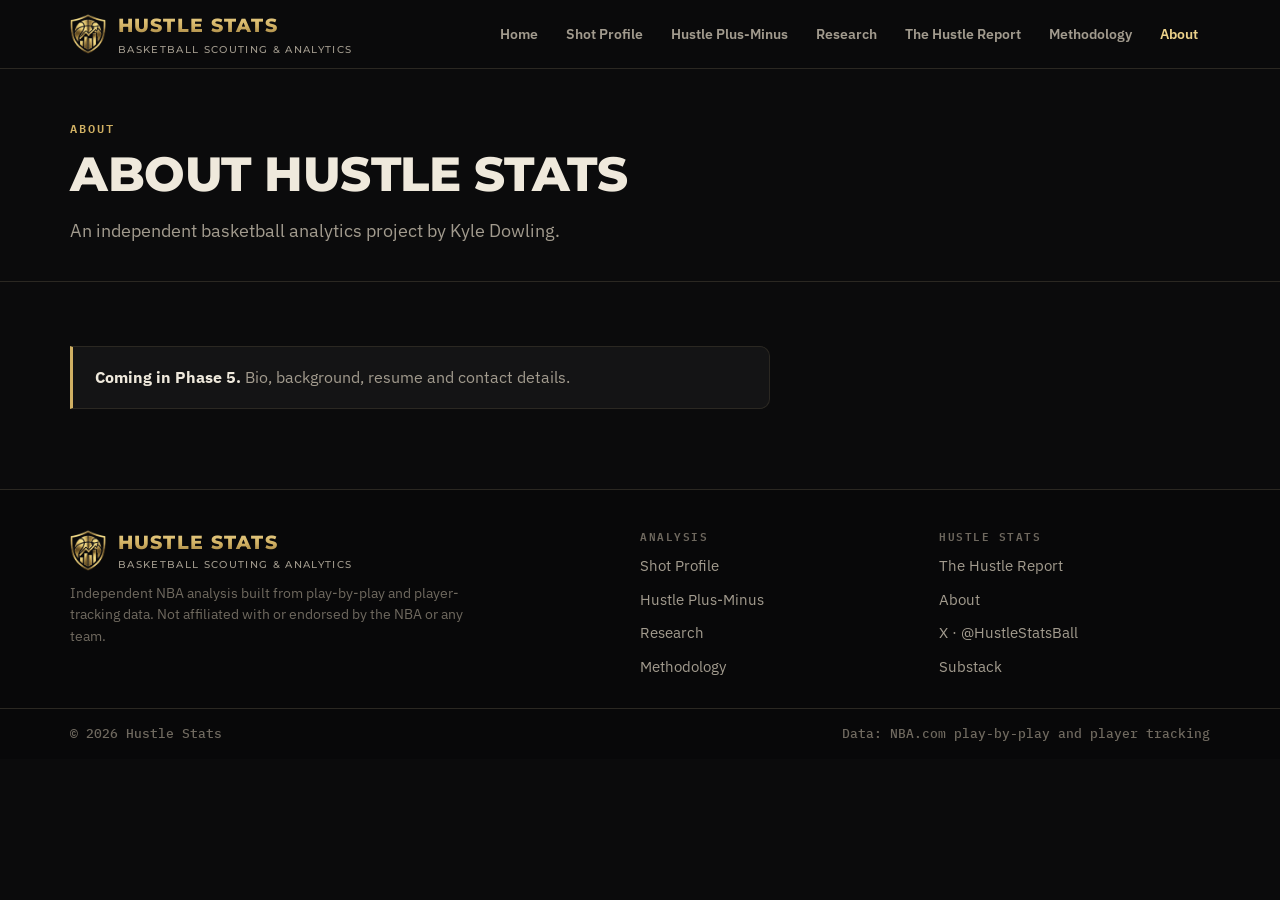
<file: about.html>
<!DOCTYPE html>
<html lang="en"><head><meta charset="utf-8">
<title>About · Hustle Stats</title>
<meta name="viewport" content="width=device-width, initial-scale=1, viewport-fit=cover">
<meta name="claude:viewport-fit-sides" content="cover">
<meta name="description" content="An independent basketball analytics project by Kyle Dowling.">
<meta property="og:title" content="About · Hustle Stats"><meta property="og:description" content="An independent basketball analytics project by Kyle Dowling.">
<meta property="og:image" content="assets/icon_512.png"><meta name="theme-color" content="#0b0b0c">
<link rel="icon" href="assets/icon_32.png" sizes="32x32"><link rel="apple-touch-icon" href="assets/icon_180.png">
<link rel="preconnect" href="https://fonts.googleapis.com"><link rel="preconnect" href="https://fonts.gstatic.com" crossorigin><link rel="stylesheet" href="https://fonts.googleapis.com/css2?family=IBM+Plex+Mono:wght@400;500;600&family=IBM+Plex+Sans:wght@400;500;600;700&family=Montserrat:wght@500;600;700;800&display=swap"><link rel="stylesheet" href="assets/site.css">
</head><body>
<header class="site-header"><div class="wrap">
  <a class="brand" href="index.html" aria-label="Hustle Stats home"><img src="assets/shield_sm.png" alt="" width="36" height="41">
    <span><b>Hustle Stats</b><small>Basketball scouting &amp; analytics</small></span></a>
  <nav class="nav" aria-label="Main"><a href="index.html">Home</a><a href="shot-profile.html">Shot Profile</a><a href="hustle-plus-minus.html">Hustle Plus-Minus</a><a href="research.html">Research</a><a href="hustle-report.html">The Hustle Report</a><a href="methodology.html">Methodology</a><a href="about.html" aria-current="page">About</a></nav>
</div></header>
<main>
<section class="page-head"><div class="wrap"><div class="eyebrow">About</div><h1>About Hustle Stats</h1><p>An independent basketball analytics project by Kyle Dowling.</p></div></section>
<section class="section"><div class="wrap"><div class="callout"><b>Coming in Phase 5.</b> Bio, background, resume and contact details.</div></div></section>
</main>
<footer class="site-footer"><div class="wrap">
  <div><a class="brand" href="index.html"><img src="assets/shield_sm.png" alt="" width="36" height="41"><span><b>Hustle Stats</b><small>Basketball scouting &amp; analytics</small></span></a>
    <p>Independent NBA analysis built from play-by-play and player-tracking data. Not affiliated with or endorsed by the NBA or any team.</p></div>
  <div><h4>Analysis</h4><ul><li><a href="shot-profile.html">Shot Profile</a></li><li><a href="hustle-plus-minus.html">Hustle Plus-Minus</a></li><li><a href="research.html">Research</a></li><li><a href="methodology.html">Methodology</a></li></ul></div>
  <div><h4>Hustle Stats</h4><ul><li><a href="hustle-report.html">The Hustle Report</a></li><li><a href="about.html">About</a></li><li><a href="https://x.com/HustleStatsBall" rel="noopener">X · @HustleStatsBall</a></li><li><a href="https://hustlestatsball.substack.com/" rel="noopener">Substack</a></li></ul></div>
</div>
<div class="legal"><div class="wrap"><span>© 2026 Hustle Stats</span><span>Data: NBA.com play-by-play and player tracking</span></div></div>
</footer>
</body></html>
</file>
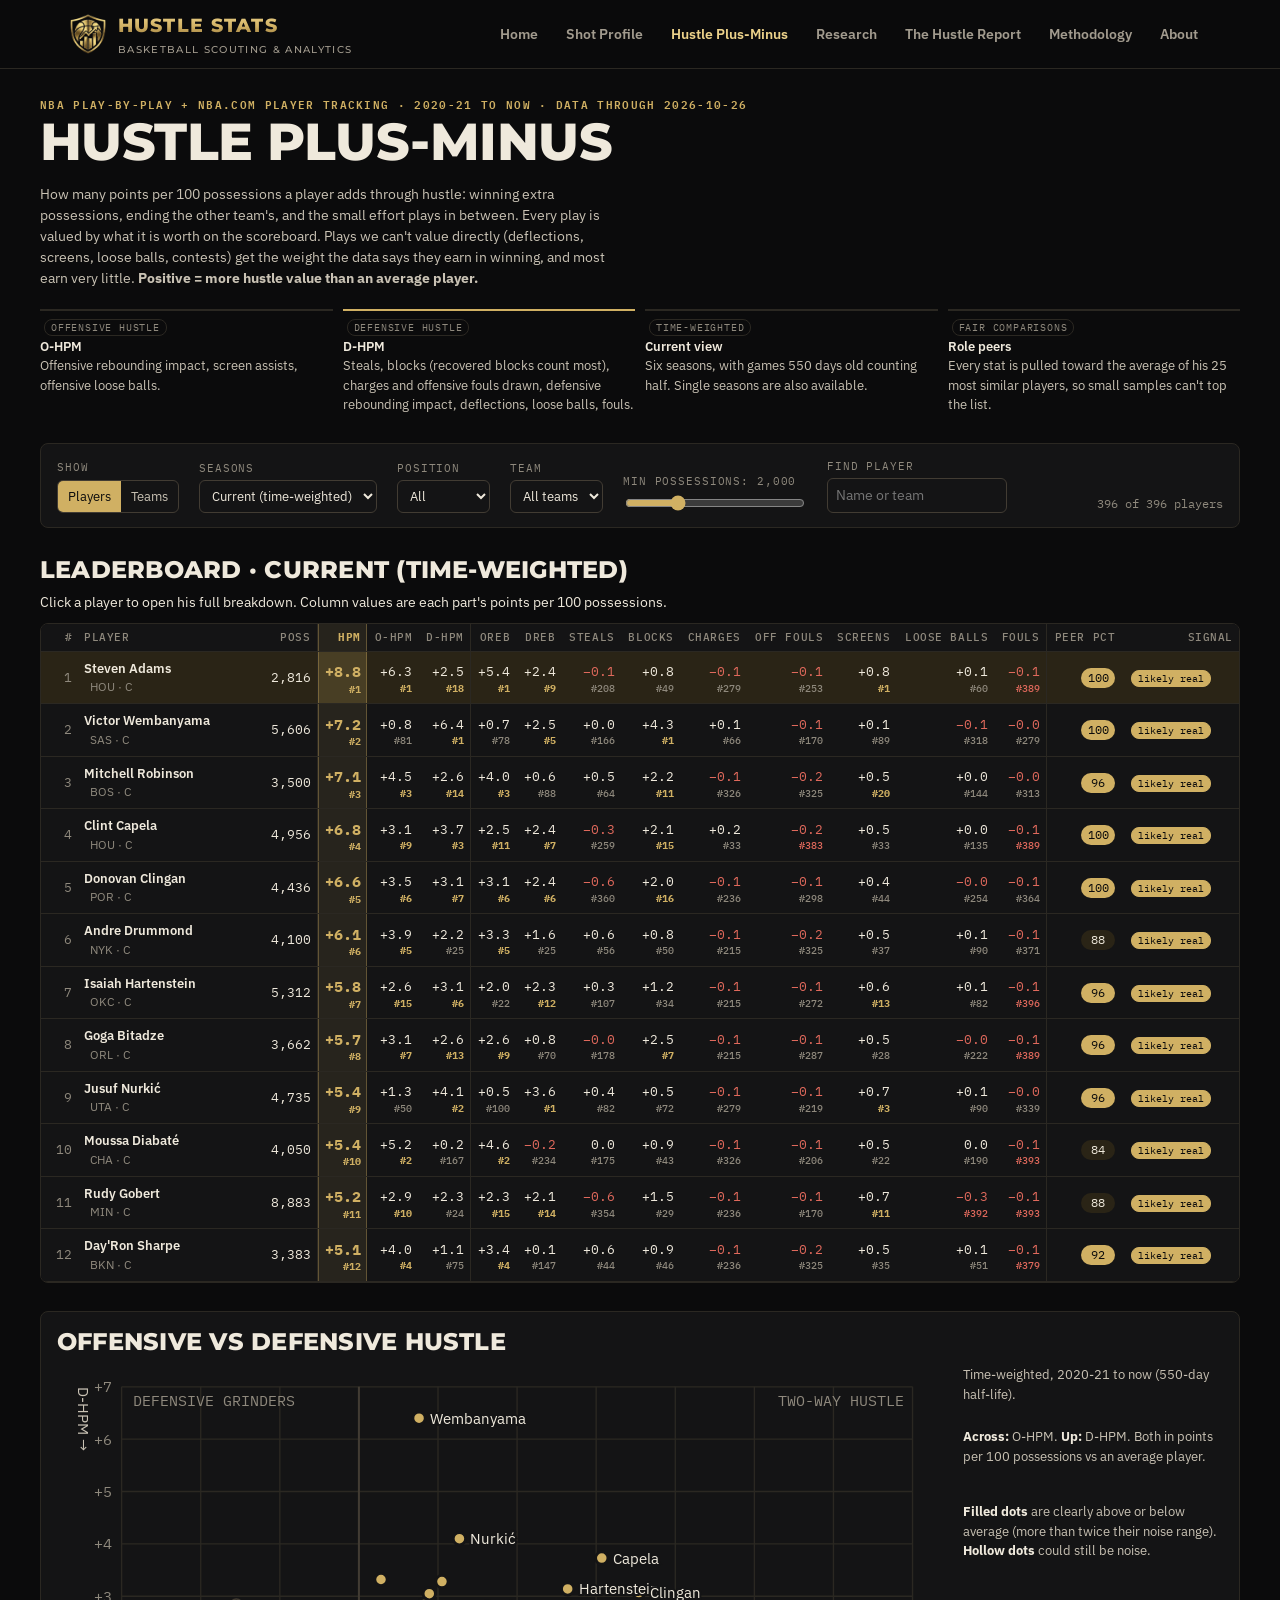
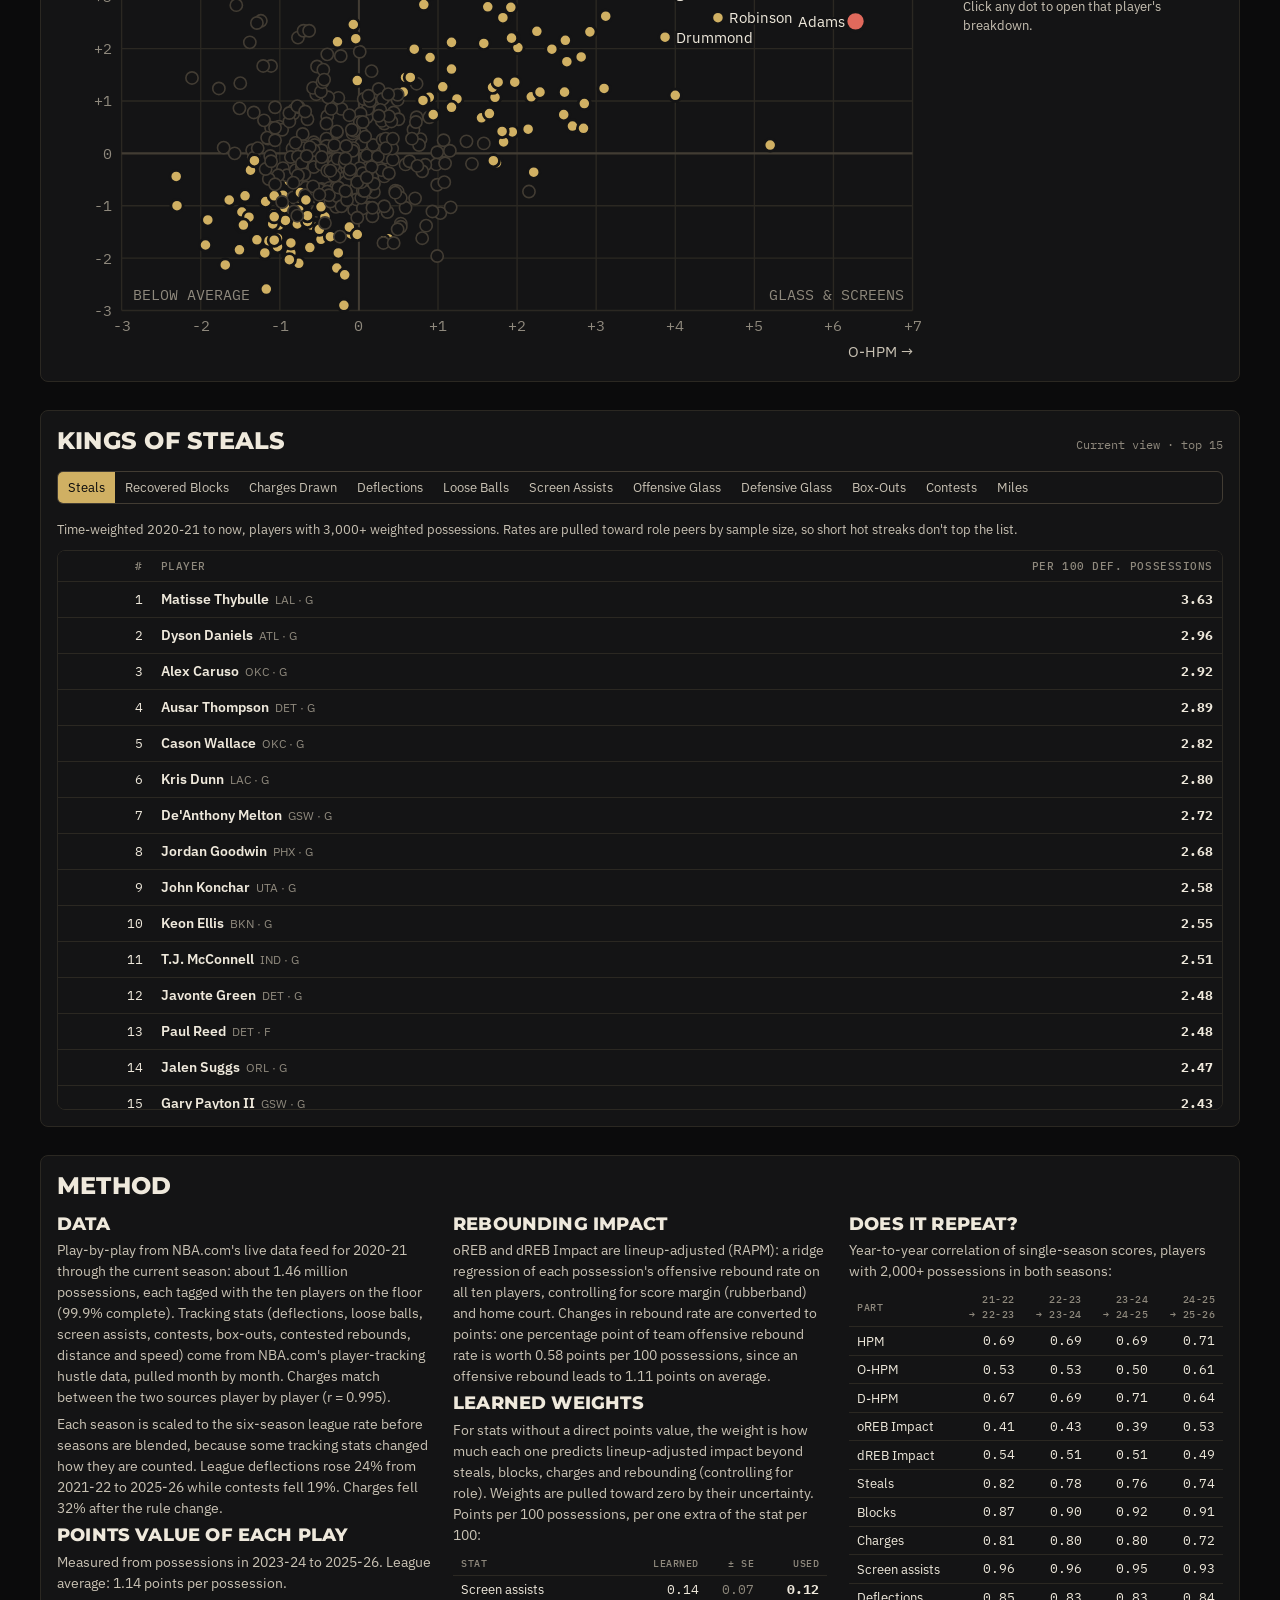
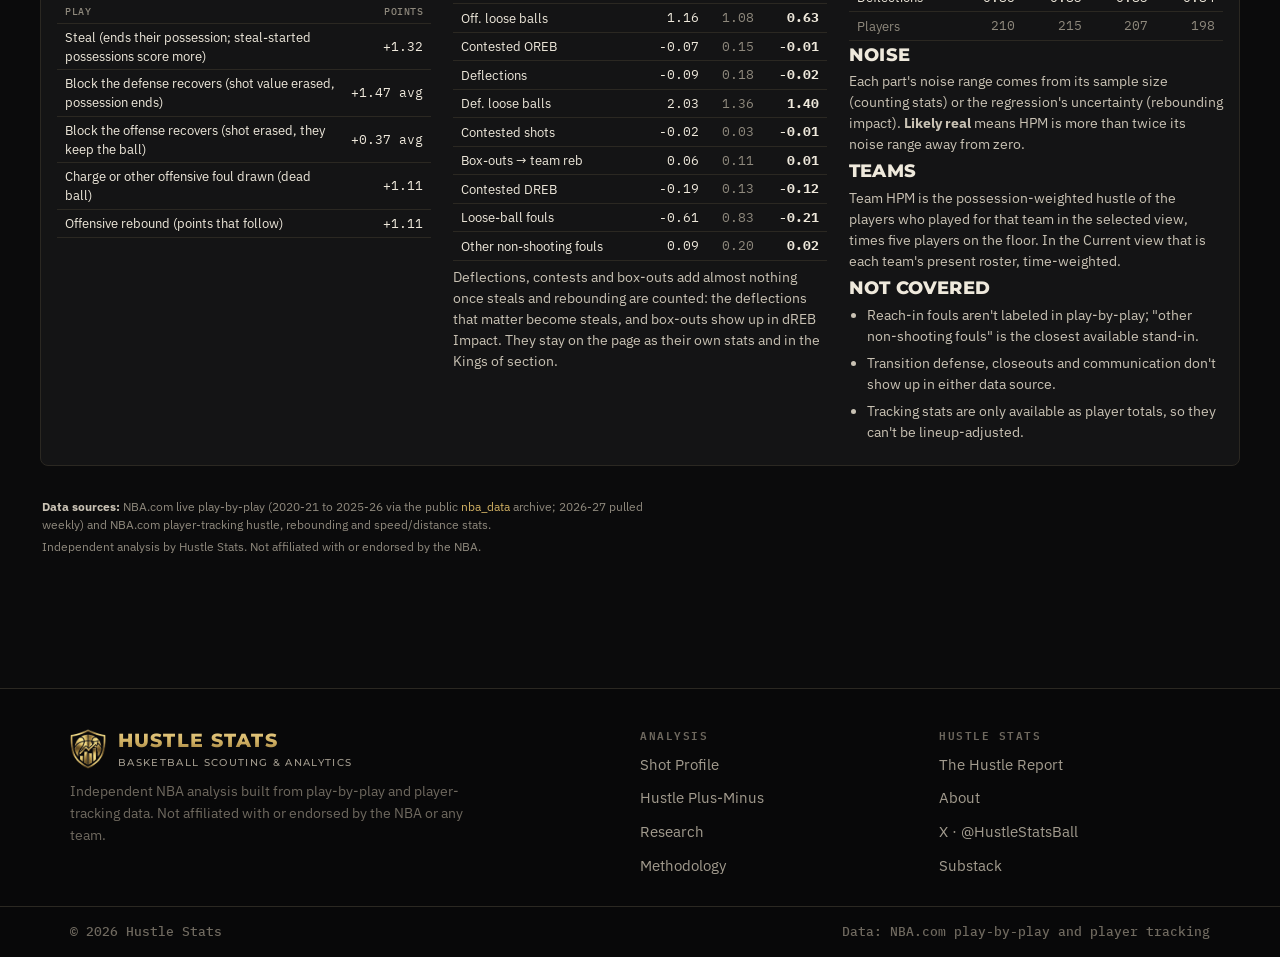
<file: hustle-plus-minus.html>
<!DOCTYPE html>
<html lang="en"><head><meta charset="utf-8">
<title>Hustle Plus-Minus · Hustle Stats</title>
<meta name="viewport" content="width=device-width, initial-scale=1, viewport-fit=cover">
<meta name="claude:viewport-fit-sides" content="cover">
<meta name="description" content="Points per 100 possessions NBA players add through hustle, split into offense and defense, with role-peer comparisons and team views.">
<meta property="og:title" content="Hustle Plus-Minus · Hustle Stats"><meta property="og:description" content="Points per 100 possessions NBA players add through hustle, split into offense and defense, with role-peer comparisons and team views.">
<meta property="og:image" content="assets/icon_512.png"><meta name="theme-color" content="#0b0b0c">
<link rel="icon" href="assets/icon_32.png" sizes="32x32"><link rel="apple-touch-icon" href="assets/icon_180.png">
<link rel="preconnect" href="https://fonts.googleapis.com"><link rel="preconnect" href="https://fonts.gstatic.com" crossorigin><link rel="stylesheet" href="https://fonts.googleapis.com/css2?family=IBM+Plex+Mono:wght@400;500;600&family=IBM+Plex+Sans:wght@400;500;600;700&family=Montserrat:wght@500;600;700;800&display=swap"><link rel="stylesheet" href="assets/site.css"><link rel="stylesheet" href="assets/hustle.css">
</head><body>
<header class="site-header"><div class="wrap">
  <a class="brand" href="index.html" aria-label="Hustle Stats home"><img src="assets/shield_sm.png" alt="" width="36" height="41">
    <span><b>Hustle Stats</b><small>Basketball scouting &amp; analytics</small></span></a>
  <nav class="nav" aria-label="Main"><a href="index.html">Home</a><a href="shot-profile.html">Shot Profile</a><a href="hustle-plus-minus.html" aria-current="page">Hustle Plus-Minus</a><a href="research.html">Research</a><a href="hustle-report.html">The Hustle Report</a><a href="methodology.html">Methodology</a><a href="about.html">About</a></nav>
</div></header>
<main>
<div class="app">
<header>
  <div class="eyebrow" id="eyebrow">NBA play-by-play + NBA.com player tracking · 2020-21 to now</div>
  <h1>Hustle Plus-Minus</h1>
  <p class="lede">How many points per 100 possessions a player adds through hustle: winning extra possessions, ending the other team's, and the small effort plays in between. Every play is valued by what it is worth on the scoreboard. Plays we can't value directly (deflections, screens, loose balls, contests) get the weight the data says they earn in winning, and most earn very little. <strong>Positive = more hustle value than an average player.</strong></p>
  <div class="parts">
    <div class="part"><span class="tag">Offensive hustle</span><b>O-HPM</b>Offensive rebounding impact, screen assists, offensive loose balls.</div>
    <div class="part dec"><span class="tag">Defensive hustle</span><b>D-HPM</b>Steals, blocks (recovered blocks count most), charges and offensive fouls drawn, defensive rebounding impact, deflections, loose balls, fouls.</div>
    <div class="part"><span class="tag">Time-weighted</span><b>Current view</b>Six seasons, with games 550 days old counting half. Single seasons are also available.</div>
    <div class="part"><span class="tag">Fair comparisons</span><b>Role peers</b>Every stat is pulled toward the average of his 25 most similar players, so small samples can't top the list.</div>
  </div>
</header>

<div class="controls" role="group" aria-label="Filters">
  <div class="ctl"><span class="lab">Show</span><div class="seg" id="ent"></div></div>
  <div class="ctl"><label for="viewsf">Seasons</label><select id="viewsf"></select></div>
  <div class="ctl"><label for="posf">Position</label><select id="posf"><option value="all">All</option><option value="G">Guards</option><option value="F">Forwards</option><option value="C">Centers</option></select></div>
  <div class="ctl"><label for="teamf">Team</label><select id="teamf"><option value="all">All teams</option></select></div>
  <div class="ctl"><label for="minp">Min possessions: <span id="minpV"></span></label><input id="minp" type="range" min="500" max="6000" step="250" value="2000"></div>
  <div class="ctl"><label for="q" id="qlab">Find player</label><input id="q" type="search" placeholder="Name or team"></div>
  <div class="count" id="count"></div>
</div>

<section style="display:grid;gap:10px">
  <div style="display:flex;flex-wrap:wrap;gap:8px 16px;align-items:baseline;justify-content:space-between">
    <h2 id="lbtitle">Leaderboard</h2>
    <span class="note">Click a player to open his full breakdown. Column values are each part's points per 100 possessions.</span>
  </div>
  <div class="tablewrap"><table id="tbl"><thead><tr id="thead"></tr></thead><tbody id="tbody"></tbody></table></div>
</section>

<section class="panel chartpanel">
    <h2>Offensive vs defensive hustle</h2>
    <div class="chartrow"><div id="chart"></div>
      <div class="chartside"><p class="note" id="chartnote"></p>
        <p><b>Across:</b> O-HPM. <b>Up:</b> D-HPM. Both in points per 100 possessions vs an average player.</p>
        <p><b>Filled dots</b> are clearly above or below average (more than twice their noise range). <b>Hollow dots</b> could still be noise.</p>
        <p>Click any dot to open that player's breakdown.</p></div></div>
  </section>



<section class="panel" id="kings">
  <div style="display:flex;flex-wrap:wrap;gap:8px 16px;align-items:baseline;justify-content:space-between">
    <h2 id="ktitle">Kings of</h2><span class="count" id="kcount"></span>
  </div>
  <div class="seg" id="kseg" role="group" aria-label="Stat" style="margin:6px 0"></div>
  <p class="note" id="knote"></p>
  <div class="tablewrap" style="max-height:560px"><table id="kingtbl"><thead><tr><th>#</th><th class="l">Player</th><th id="kunit">Value</th></tr></thead><tbody id="kbody"></tbody></table></div>
</section>

<section class="panel">
  <h2>Method</h2>
  <div class="method">
    <div>
      <h3 class="sub">Data</h3>
      <p>Play-by-play from NBA.com's live data feed for 2020-21 through the current season: about 1.46 million possessions, each tagged with the ten players on the floor (99.9% complete). Tracking stats (deflections, loose balls, screen assists, contests, box-outs, contested rebounds, distance and speed) come from NBA.com's player-tracking hustle data, pulled month by month. Charges match between the two sources player by player (r = 0.995).</p>
      <p>Each season is scaled to the six-season league rate before seasons are blended, because some tracking stats changed how they are counted. League deflections rose 24% from 2021-22 to 2025-26 while contests fell 19%. Charges fell 32% after the rule change.</p>
      <h3 class="sub">Points value of each play</h3>
      <p>Measured from possessions in 2023-24 to 2025-26. League average: <span id="pppv"></span> points per possession.</p>
      <div class="mtw"><table class="vals" id="valtbl"></table></div>
    </div>
    <div>
      <h3 class="sub">Rebounding impact</h3>
      <p>oREB and dREB Impact are lineup-adjusted (RAPM): a ridge regression of each possession's offensive rebound rate on all ten players, controlling for score margin (rubberband) and home court. Changes in rebound rate are converted to points: one percentage point of team offensive rebound rate is worth <span id="convv"></span> points per 100 possessions, since an offensive rebound leads to <span id="porv"></span> points on average.</p>
      <h3 class="sub">Learned weights</h3>
      <p>For stats without a direct points value, the weight is how much each one predicts lineup-adjusted impact beyond steals, blocks, charges and rebounding (controlling for role). Weights are pulled toward zero by their uncertainty. Points per 100 possessions, per one extra of the stat per 100:</p>
      <div class="mtw"><table class="vals" id="wtbl"></table></div>
      <p>Deflections, contests and box-outs add almost nothing once steals and rebounding are counted: the deflections that matter become steals, and box-outs show up in dREB Impact. They stay on the page as their own stats and in the Kings of section.</p>
    </div>
    <div>
      <h3 class="sub">Does it repeat?</h3>
      <p>Year-to-year correlation of single-season scores, players with 2,000+ possessions in both seasons:</p>
      <div class="mtw"><table class="vals" id="stbl"></table></div>
      <h3 class="sub">Noise</h3>
      <p>Each part's noise range comes from its sample size (counting stats) or the regression's uncertainty (rebounding impact). <b>Likely real</b> means HPM is more than twice its noise range away from zero.</p>
      <h3 class="sub">Teams</h3>
      <p>Team HPM is the possession-weighted hustle of the players who played for that team in the selected view, times five players on the floor. In the Current view that is each team's present roster, time-weighted.</p>
      <h3 class="sub">Not covered</h3>
      <ul>
        <li>Reach-in fouls aren't labeled in play-by-play; "other non-shooting fouls" is the closest available stand-in.</li>
        <li>Transition defense, closeouts and communication don't show up in either data source.</li>
        <li>Tracking stats are only available as player totals, so they can't be lineup-adjusted.</li>
      </ul>
    </div>
  </div>
</section>
<div class="app-foot" style="display:grid;gap:4px;padding:4px 2px 0;font-size:12px;color:var(--muted);max-width:90ch">
  <div><b style="color:var(--ink2)">Data sources:</b> NBA.com live play-by-play (2020-21 to 2025-26 via the public <a href="https://github.com/shufinskiy/nba_data" style="color:var(--accent)">nba_data</a> archive; 2026-27 pulled weekly) and NBA.com player-tracking hustle, rebounding and speed/distance stats.</div>
  <div>Independent analysis by Hustle Stats. Not affiliated with or endorsed by the NBA.</div>
</div>

<div class="pop" id="pop" hidden>
  <div class="pop-back" id="popBack"></div>
  <div class="pop-card" role="dialog" aria-modal="true" aria-labelledby="popTitle">
    <div class="pop-bar">
      <button type="button" class="pop-nav" id="popPrev" aria-label="Previous in leaderboard">‹ Prev</button>
      <span class="pop-pos" id="popPos"></span>
      <button type="button" class="pop-nav" id="popNext" aria-label="Next in leaderboard">Next ›</button>
      <button type="button" class="pop-x" id="popClose" aria-label="Close">✕</button>
    </div>
    <div class="pop-body"><div class="detail" id="detail" aria-live="polite"></div></div>
  </div>
</div>
</div>
</main>
<footer class="site-footer"><div class="wrap">
  <div><a class="brand" href="index.html"><img src="assets/shield_sm.png" alt="" width="36" height="41"><span><b>Hustle Stats</b><small>Basketball scouting &amp; analytics</small></span></a>
    <p>Independent NBA analysis built from play-by-play and player-tracking data. Not affiliated with or endorsed by the NBA or any team.</p></div>
  <div><h4>Analysis</h4><ul><li><a href="shot-profile.html">Shot Profile</a></li><li><a href="hustle-plus-minus.html">Hustle Plus-Minus</a></li><li><a href="research.html">Research</a></li><li><a href="methodology.html">Methodology</a></li></ul></div>
  <div><h4>Hustle Stats</h4><ul><li><a href="hustle-report.html">The Hustle Report</a></li><li><a href="about.html">About</a></li><li><a href="https://x.com/HustleStatsBall" rel="noopener">X · @HustleStatsBall</a></li><li><a href="https://hustlestatsball.substack.com/" rel="noopener">Substack</a></li></ul></div>
</div>
<div class="legal"><div class="wrap"><span>© 2026 Hustle Stats</span><span>Data: NBA.com play-by-play and player tracking</span></div></div>
</footer>
<script>
(async()=>{
const D=await fetch('data/hustle.json').then(r=>r.json());

const M=D.meta,COMP=M.comp,DISP=M.disp,EXTRA=M.extra;
const OCOMP=['oREB Impact','Screen assists','Off. loose balls','Contested OREB'];
const DL={STL:'Steals',blk_rec:'Recovered blocks',blk_unrec:'Unrecovered blocks',CHG:'Charges drawn',OFD:'Other off. fouls drawn',DEFL:'Deflections',LBO:'Off. loose balls',LBD:'Def. loose balls',SA:'Screen assists',SAP:'Screen-assist points',CON:'Contested shots',BOX:'Box-outs → team reb',OREBC:'Contested OREB',DREBC:'Contested DREB',putA:'Putback attempts',putM:'Putbacks made',scp:'Pts after his OREB',pos:'Pts off his steals',LBF:'Loose-ball fouls',PF_other:'Other non-shooting fouls'};
const NEG=new Set(['LBF','PF_other','blk_unrec']);
const VL={};M.views.forEach(v=>VL[v.key]=v.label);
const POSL={G:'G',F:'F',C:'C','':'–'};
const state={ent:'players',view:'cur',pos:'all',team:'all',minp:2000,q:'',sort:'HPM',dir:-1,sel:null,open:false,king:'STL'};
try{const s=JSON.parse(localStorage.getItem('hpm1')||'{}');['ent','view','pos','team','minp','sort','dir','king'].forEach(k=>{if(s[k]!=null)state[k]=s[k];});}catch(e){}
if(!VL[state.view])state.view='cur';
const save=()=>{try{localStorage.setItem('hpm1',JSON.stringify({ent:state.ent,view:state.view,pos:state.pos,team:state.team,minp:state.minp,sort:state.sort,dir:state.dir,king:state.king}))}catch(e){}};
const f1=x=>x==null||isNaN(x)?'–':(x>0?'+':x<0?'−':'')+Math.abs(x).toFixed(1);
const f2=x=>x==null||isNaN(x)?'–':(+x).toFixed(2);
const pc=x=>x==null||isNaN(x)?'–':(x*100).toFixed(1)+'%';
const OR=n=>{const s=n%100>=11&&n%100<=13?'th':['th','st','nd','rd'][n%10]||'th';return n+s;};
const SN=n=>{const w=n.split(' ');return /^(Jr\.?|Sr\.?|II|III|IV)$/.test(w[w.length-1])&&w.length>2?w.slice(-2).join(' '):w[w.length-1];};

const SLUG=s=>s.normalize('NFD').replace(/[\u0300-\u036f]/g,'').toLowerCase().replace(/[^a-z0-9]+/g,'-').replace(/^-|-$/g,'');
function setHash(h){try{if(location.hash!=='#'+h)history.replaceState(null,'','#'+h);}catch(e){}}
const TEAMS=()=>state.ent==='teams';
function fromHash(){const h=decodeURIComponent(location.hash.slice(1));if(!h)return false;
  if(h.startsWith('team-')){const tmc=h.slice(5).toUpperCase();state.ent='teams';state.sel=tmc;state.open=true;return true;}
  const p=PL.find(x=>SLUG(x.n)===h);if(!p)return false;state.ent='players';state.pos='all';state.team='all';
  const vk=p.v[state.view]?state.view:'cur';state.view=vk;const u=U(p,vk);if(u&&u.poss<minFor(vk)){state.minp=500;}state.sel=p.id;state.open=true;return true;}
const PL=Object.entries(D.players).map(([pid,p],i)=>{p.pid=pid;p.id=i;return p;});
function U(p,vk){const a=p.v[vk];if(!a)return null;const c={};COMP.forEach((k,i)=>c[k]=a[10][i]);const s={},sr={};DISP.forEach((k,i)=>{s[k]=a[11][i];sr[k]=a[12][i];});const x={};EXTRA.forEach((k,i)=>x[k]=a[13][i]);
  return {HPM:a[0],O:a[1],D:a[2],sd:a[3],sdO:a[4],sdD:a[5],poss:a[6],tm:a[7],pos:a[8],pct:a[9],c,s,sr,x};}
function TU(row){const c={};COMP.forEach((k,i)=>c[k]=row[5][i]);return {tm:row[0],HPM:row[1],O:row[2],D:row[3],poss:row[4],c,top:row[6]};}
const REAL=(v,sd)=>sd&&Math.abs(v)>2*sd;
const NT=(v,sd)=>sd==null?'':(REAL(v,sd)?'<span class="tag real" title="More than twice its noise range (±'+(2*sd).toFixed(1)+')">likely real</span>':'<span class="tag" title="Within ±'+(2*sd).toFixed(1)+'">could be noise</span>');

function seg(id,opts,key,cb){const el=document.getElementById(id);opts.forEach(([v,l])=>{const b=document.createElement('button');b.type='button';b.textContent=l;b.dataset.v=v;b.onclick=()=>{state[key]=v;if(cb)cb();save();render();};el.appendChild(b);});return el;}
const entEl=seg('ent',[['players','Players'],['teams','Teams']],'ent',()=>{state.sel=null;});
const viewsEl=document.getElementById('viewsf');M.views.forEach(v=>{const o=document.createElement('option');o.value=v.key;o.textContent=v.key==='cur'?'Current (time-weighted)':v.label;viewsEl.appendChild(o);});viewsEl.onchange=()=>{state.view=viewsEl.value;save();render();};
const posEl=document.getElementById('posf'),teamEl=document.getElementById('teamf'),mpEl=document.getElementById('minp');
[...new Set(PL.flatMap(p=>Object.values(p.v).map(a=>a[7])).filter(Boolean))].sort().forEach(t=>{const o=document.createElement('option');o.value=t;o.textContent=t;teamEl.appendChild(o);});
posEl.value=state.pos;teamEl.value=state.team;if(teamEl.value!==state.team){state.team='all';teamEl.value='all';}mpEl.value=state.minp;
posEl.onchange=()=>{state.pos=posEl.value;save();render();};teamEl.onchange=()=>{state.team=teamEl.value;save();render();};
mpEl.oninput=()=>{state.minp=+mpEl.value;save();render();};
document.getElementById('q').oninput=e=>{state.q=e.target.value;render();};
// possessions scale: live season has fewer games
const maxPoss=vk=>Math.max(...PL.map(p=>p.v[vk]?p.v[vk][6]:0));
const MP={};M.views.forEach(v=>MP[v.key]=maxPoss(v.key));
const minFor=vk=>vk==='s2026'?Math.round(state.minp*MP.s2026/MP.s2025):state.minp;

const PCOLS=[{k:'rank',l:'#',ns:1},{k:'name',l:'Player',cls:'l'},{k:'poss',l:'Poss'},{k:'HPM',l:'HPM',g:1},{k:'O',l:'O-HPM'},{k:'D',l:'D-HPM'},
 {k:'c:oREB Impact',l:'oREB',g:1},{k:'c:dREB Impact',l:'dREB'},{k:'c:Steals',l:'Steals'},{k:'c:Blocks',l:'Blocks'},{k:'c:Charges',l:'Charges'},{k:'c:Off. fouls drawn',l:'Off fouls'},{k:'c:Screen assists',l:'Screens'},{k:'lb',l:'Loose balls'},{k:'fouls',l:'Fouls'},
 {k:'pct',l:'Peer pct',g:1},{k:'sig',l:'Signal',ns:1}];

const POP=document.getElementById('pop');let ORDER=[],LASTFOCUS=null;
function openPop(){if(!POP.hidden)return;LASTFOCUS=document.activeElement;state.open=true;POP.hidden=false;document.body.classList.add('popped');setTimeout(()=>document.getElementById('popClose').focus(),0);}
function closePop(){state.open=false;POP.hidden=true;document.body.classList.remove('popped');try{history.replaceState(null,'',location.pathname+location.search);}catch(e){}
  if(LASTFOCUS&&LASTFOCUS.focus)LASTFOCUS.focus();}
function pick(id){state.sel=id;openPop();render();}
function step(d){const i=ORDER.indexOf(state.sel);const j=i+d;if(i<0||j<0||j>=ORDER.length)return;state.sel=ORDER[j];render();document.querySelector('.pop').scrollTop=0;}
document.getElementById('popClose').onclick=closePop;document.getElementById('popBack').onclick=closePop;
document.getElementById('popPrev').onclick=()=>step(-1);document.getElementById('popNext').onclick=()=>step(1);
document.addEventListener('keydown',e=>{if(POP.hidden)return;if(e.key==='Escape')closePop();else if(e.key==='ArrowLeft')step(-1);else if(e.key==='ArrowRight')step(1);});
function popBar(){const i=ORDER.indexOf(state.sel);document.getElementById('popPrev').disabled=i<=0;document.getElementById('popNext').disabled=i<0||i>=ORDER.length-1;
  document.getElementById('popPos').textContent=i<0?'Not in the current list':`${i+1} of ${ORDER.length} · leaderboard order`;}
const thead=document.getElementById('thead');
PCOLS.forEach(c=>{const th=document.createElement('th');th.textContent=c.l;th.className=(c.cls||'')+(c.g?' grp':'');th.dataset.k=c.k;
  if(!c.ns){th.tabIndex=0;const go=()=>{if(state.sort===c.k)state.dir*=-1;else{state.sort=c.k;state.dir=c.k==='name'?1:-1;}save();render();};th.onclick=go;th.onkeydown=e=>{if(e.key==='Enter'||e.key===' '){e.preventDefault();go();}};}
  thead.appendChild(th);});
function val(u,k){if(k==='poss')return u.poss;if(k==='pct')return u.pct;if(k==='lb')return (u.c['Off. loose balls']||0)+(u.c['Def. loose balls']||0);if(k==='fouls')return (u.c['Loose-ball fouls']||0)+(u.c['Other fouls']||0);if(k.startsWith('c:'))return u.c[k.slice(2)];return u[k];}

let RKL=null,RKC={};
function rkN(key,fn,p){if(!RKL)return 0;let a=RKC[key];if(!a){a=RKL.map(fn).filter(v=>v!=null&&!isNaN(v)).sort((x,y)=>y-x);RKC[key]=a;}const v=fn(p);if(v==null||isNaN(v))return 0;let r=1;for(const x of a){if(x>v+1e-9)r++;else break;}return r;}
function RKS(key,fn,p,pre){const r=rkN(key,fn,p);if(!r)return '';const n=RKL.length;return `${pre||''}<span class="rk ${r<=Math.max(5,Math.round(n*.05))?'hi':r>n-Math.max(5,Math.round(n*.05))?'lo':''}" title="Rank among ${n}">#${r}</span>`;}

function playerList(){const vk=state.view,mn=minFor(vk);
  return PL.map(p=>{const u=U(p,vk);if(!u)return null;u.p=p;return u;}).filter(u=>u&&u.poss>=mn&&(state.pos==='all'||u.pos===state.pos)&&(state.team==='all'||u.tm===state.team));}
function teamList(){return (D.teams[state.view]||[]).map(TU);}

function render(){
  viewsEl.value=state.view;[[entEl,'ent']].forEach(([el,k])=>[...el.children].forEach(b=>b.setAttribute('aria-pressed',b.dataset.v===state[k])));
  const tm=TEAMS();[posEl,teamEl,mpEl].forEach(e=>{e.disabled=tm;});
  document.getElementById('minpV').textContent=minFor(state.view).toLocaleString();
  document.getElementById('qlab').textContent=tm?'Find team':'Find player';
  document.getElementById('tbl').classList.toggle('teams',tm);
  thead.querySelector('[data-k=name]').textContent=tm?'Team':'Player';thead.querySelector('[data-k=poss]').textContent=tm?'Team poss':'Poss';
  document.getElementById('lbtitle').textContent=(tm?'Team leaderboard · ':'Leaderboard · ')+VL[state.view];
  const live=state.view==='s2026'?' The 2026-27 season is in progress, so numbers are early and mostly noise.':'';
  document.getElementById('chartnote').textContent=(state.view==='cur'?'Time-weighted, 2020-21 to now (550-day half-life).':VL[state.view]+' only.')+live;
  document.getElementById('eyebrow').textContent=`NBA play-by-play + NBA.com player tracking · 2020-21 to now · data through ${M.ref}`;
  const list=tm?teamList():playerList();
  RKL=list;RKC={};
  const q=state.q.toLowerCase();const name=u=>tm?u.tm:u.p.n;const match=u=>q&&(name(u)+' '+(u.tm||'')).toLowerCase().includes(q);
  const shown=q?list.filter(match):list;
  document.getElementById('count').textContent=`${shown.length} of ${list.length} ${tm?'teams':'players'}`;
  const sid=u=>tm?u.tm:u.p.id;
  if(state.sel==null||!list.find(u=>sid(u)===state.sel)){const t=[...list].sort((a,b)=>b.HPM-a.HPM)[0];state.sel=t?sid(t):null;}
  const k=state.sort;const sorted=[...shown].sort((a,b)=>k==='name'?name(a).localeCompare(name(b))*state.dir:((val(a,k)??-1e9)-(val(b,k)??-1e9))*state.dir);
  ORDER=sorted.map(sid);
  [...thead.children].forEach(th=>th.classList.toggle('sorted',th.dataset.k===k));
  const cell=(v,g,b,rk)=>`<td class="num${g?' grp':''}${v<0?' neg':''}">${b?'<strong>':''}${f1(v)}${b?'</strong>':''}${rk||''}</td>`;
  const R=(key,u)=>RKS(key,x=>val(x,key),u);
  document.getElementById('tbody').innerHTML=sorted.map((u,i)=>`<tr data-id="${sid(u)}" tabindex="0" class="${sid(u)===state.sel?'sel':''}">
    <td class="num dim">${i+1}</td><td class="l"><span class="pname">${tm?u.tm:u.p.n}</span>${tm?`<span class="meta">${u.top.map(t=>SN(t[0])).join(', ')}</span>`:`<span class="meta">${u.tm||'–'} · ${POSL[u.pos]||'–'}</span>`}</td>
    <td class="num">${Math.round(u.poss).toLocaleString()}</td>
    ${cell(u.HPM,1,1,R('HPM',u))}${cell(u.O,0,0,R('O',u))}${cell(u.D,0,0,R('D',u))}
    ${['c:oREB Impact','c:dREB Impact','c:Steals','c:Blocks','c:Charges','c:Off. fouls drawn','c:Screen assists','lb','fouls'].map((c,j)=>cell(val(u,c),j===0,0,R(c,u))).join('')}
    <td class="pctc grp">${u.pct==null?'–':`<span class="pct ${u.pct>=90?'top':''}">${u.pct}</span>`}</td><td class="sigc l">${tm?'':NT(u.HPM,u.sd)}</td></tr>`).join('');
  document.querySelectorAll('#tbody tr').forEach(tr=>{const go=()=>pick(tm?tr.dataset.id:+tr.dataset.id);tr.onclick=go;tr.onkeydown=e=>{if(e.key==='Enter')go();};});
  drawChart(list,match,sid,name);
  const cur=list.find(u=>sid(u)===state.sel);
  if(cur&&state.open)setHash(tm?'team-'+cur.tm.toLowerCase():SLUG(cur.p.n));
  popBar();
  tm?drawTeam(cur):drawDetail(cur);
  renderKings();
}

function drawChart(list,match,sid,name){
  const el=document.getElementById('chart');const Wd=640,H=440,m={l:44,r:16,t:16,b:40};const tm=TEAMS();
  if(!list.length){el.innerHTML='<p class="note">Nothing matches these filters.</p>';return;}
  const xs=list.map(u=>u.O),ys=list.map(u=>u.D);const pad=v=>Math.ceil(v);
  const x0=-pad(Math.max(2,-Math.min(...xs))),x1=pad(Math.max(2,...xs)),y0=-pad(Math.max(2,-Math.min(...ys))),y1=pad(Math.max(2,...ys));
  const Xs=v=>m.l+(v-x0)/(x1-x0)*(Wd-m.l-m.r),Ys=v=>H-m.b-(v-y0)/(y1-y0)*(H-m.t-m.b);
  const ticks=(a,b)=>{const st=(b-a)>12?2:1,t=[];for(let v=Math.ceil(a/st)*st;v<=b+1e-9;v+=st)t.push(v);return t;};
  let s=`<svg viewBox="0 0 ${Wd} ${H}" role="img" aria-label="Offensive versus defensive hustle">`;
  ticks(x0,x1).forEach(v=>{s+=`<line x1="${Xs(v)}" x2="${Xs(v)}" y1="${m.t}" y2="${H-m.b}" stroke="var(--grid)"/><text x="${Xs(v)}" y="${H-m.b+15}" text-anchor="middle" font-size="11" fill="var(--muted)" font-family="var(--mono)">${v>0?'+':''}${v}</text>`;});
  ticks(y0,y1).forEach(v=>{s+=`<line x1="${m.l}" x2="${Wd-m.r}" y1="${Ys(v)}" y2="${Ys(v)}" stroke="var(--grid)"/><text x="${m.l-7}" y="${Ys(v)+4}" text-anchor="end" font-size="11" fill="var(--muted)" font-family="var(--mono)">${v>0?'+':''}${v}</text>`;});
  s+=`<line x1="${Xs(0)}" x2="${Xs(0)}" y1="${m.t}" y2="${H-m.b}" stroke="var(--axis)" stroke-width="1.5"/><line x1="${m.l}" x2="${Wd-m.r}" y1="${Ys(0)}" y2="${Ys(0)}" stroke="var(--axis)" stroke-width="1.5"/>`;
  s+=`<text x="${Wd-m.r}" y="${H-6}" text-anchor="end" font-size="11" fill="var(--ink2)">O-HPM →</text><text transform="translate(12 ${m.t}) rotate(90)" font-size="11" fill="var(--ink2)">D-HPM →</text>`;
  const ql=(x,y,a,t)=>`<text x="${x}" y="${y}" text-anchor="${a}" font-size="11" fill="var(--muted)" font-family="var(--mono)">${t}</text>`;
  s+=ql(Wd-m.r-6,m.t+14,'end','TWO-WAY HUSTLE')+ql(m.l+8,m.t+14,'start','DEFENSIVE GRINDERS')+ql(Wd-m.r-6,H-m.b-8,'end','GLASS & SCREENS')+ql(m.l+8,H-m.b-8,'start','BELOW AVERAGE');
  const nm=list.filter(match).length;
  const ord=[...list].sort((a,b)=>(sid(a)===state.sel)-(sid(b)===state.sel)||(!!match(a))-(!!match(b)));
  const lab=new Set(tm?list.map(sid):[...list].sort((a,b)=>b.HPM-a.HPM).slice(0,7).map(sid).concat([...list].sort((a,b)=>b.D-a.D).slice(0,3).map(sid)));
  ord.forEach(u=>{const on=sid(u)===state.sel,dim=nm&&!match(u)&&!on,real=tm||REAL(u.HPM,u.sd);
    s+=`<circle cx="${Xs(u.O).toFixed(1)}" cy="${Ys(u.D).toFixed(1)}" r="${on?7:4.5}" fill="${on?'var(--neg)':real?'var(--pos)':'var(--surface)'}" fill-opacity="${dim?0.15:1}" stroke="${on||real?'var(--surface)':'var(--axis)'}" stroke-width="${on||real?2:1.2}"/>`;});
  ord.forEach(u=>{if(lab.has(sid(u))||sid(u)===state.sel||(match(u)&&nm<=6)){const x=Xs(u.O),r=x<Wd-120;s+=`<text x="${x+(r?8:-8)}" y="${Ys(u.D)+4}" text-anchor="${r?'start':'end'}" font-size="11" fill="var(--ink)" paint-order="stroke" stroke="var(--surface)" stroke-width="3">${tm?u.tm:SN(u.p.n)}</text>`;}});
  ord.forEach(u=>{s+=`<circle class="hit" data-id="${sid(u)}" cx="${Xs(u.O).toFixed(1)}" cy="${Ys(u.D).toFixed(1)}" r="10" fill="transparent" style="cursor:pointer"/>`;});
  s+='</svg><div class="tip" hidden></div>';el.innerHTML=s;
  const tip=el.querySelector('.tip'),svg=el.querySelector('svg');
  el.querySelectorAll('.hit').forEach(c=>{const u=list.find(x=>String(sid(x))===c.dataset.id);
    c.onmouseenter=()=>{const sc=svg.getBoundingClientRect().width/Wd;tip.innerHTML=`<b>${tm?u.tm:u.p.n+' · '+(u.tm||'')}</b>HPM ${f1(u.HPM)} · O ${f1(u.O)} · D ${f1(u.D)}`;tip.style.left=(+c.getAttribute('cx')*sc)+'px';tip.style.top=(+c.getAttribute('cy')*sc)+'px';tip.hidden=false;};
    c.onmouseleave=()=>{tip.hidden=true;};c.onclick=()=>pick(tm?u.tm:u.p.id);});
}

function bars(c){
  const mx=Math.max(1,...COMP.map(k=>Math.abs(c[k]||0)));
  const row=k=>{const v=c[k]||0,w=Math.abs(v)/mx*50;return `<div class="bar"><span class="lab" title="${k}">${k}</span><span class="track"><b></b><i style="${v>=0?`left:50%;width:${w}%`:`left:${50-w}%;width:${w}%`};background:${v>=0?'var(--pos)':'var(--neg)'}"></i></span><span class="val${v<0?' neg':''}">${f1(v)}</span></div>`;};
  return `<div class="bars"><div class="bar grp">Offensive hustle</div>${OCOMP.map(row).join('')}<div class="bar grp">Defensive hustle</div>${COMP.filter(k=>!OCOMP.includes(k)).map(row).join('')}</div>`;
}
function seasonChart(p){
  const ks=['s2020','s2021','s2022','s2023','s2024','s2025','s2026'];const pts=ks.map((k,i)=>{const u=U(p,k);return u?{i,v:u.HPM,sd:u.sd,poss:u.poss}:null;}).filter(Boolean);
  if(pts.length<1)return '<p class="note">No single-season scores.</p>';
  const Wd=320,H=130,m={l:30,r:8,t:10,b:20};const vals=pts.flatMap(q=>[q.v+q.sd,q.v-q.sd]);
  const lo=Math.floor(Math.min(0,...vals)),hi=Math.ceil(Math.max(0,...vals))||1;
  const Xs=i=>m.l+(i+0.5)/7*(Wd-m.l-m.r),Ys=v=>H-m.b-(v-lo)/(hi-lo)*(H-m.t-m.b);
  let s=`<svg viewBox="0 0 ${Wd} ${H}" role="img" aria-label="HPM by season">`;
  [lo,0,hi].forEach(v=>{s+=`<line x1="${m.l}" x2="${Wd-m.r}" y1="${Ys(v)}" y2="${Ys(v)}" stroke="${v===0?'var(--axis)':'var(--grid)'}"/><text x="${m.l-4}" y="${Ys(v)+4}" text-anchor="end" font-size="10" fill="var(--muted)" font-family="var(--mono)">${v>0?'+':''}${v}</text>`;});
  ['20-21','21-22','22-23','23-24','24-25','25-26','26-27'].forEach((l,i)=>{s+=`<text x="${Xs(i)}" y="${H-5}" text-anchor="middle" font-size="9" fill="var(--muted)" font-family="var(--mono)">${l}</text>`;});
  if(pts.length>1)s+=`<polyline points="${pts.map(q=>Xs(q.i)+','+Ys(q.v)).join(' ')}" fill="none" stroke="var(--pos)" stroke-width="2"/>`;
  pts.forEach(q=>{s+=`<line x1="${Xs(q.i)}" x2="${Xs(q.i)}" y1="${Ys(q.v+q.sd)}" y2="${Ys(q.v-q.sd)}" stroke="var(--pos)" stroke-opacity=".4" stroke-width="2"/><circle cx="${Xs(q.i)}" cy="${Ys(q.v)}" r="4" fill="var(--pos)" stroke="var(--surface)" stroke-width="1.5"><title>${Math.round(q.poss)} poss</title></circle>`;});
  return s+'</svg>';
}
function drawDetail(u){
  const el=document.getElementById('detail');if(!u){el.innerHTML='<p class="note">No players match these filters.</p>';return;}
  const p=u.p,n=RKL.length,vk=state.view;
  let pts,ptsl;if(vk==='cur'){const s=U(p,'s2025')||U(p,'s2026');pts=s?u.HPM*s.poss/100:null;ptsl=s?(U(p,'s2025')?'at his 2025-26 workload':'at his 2026-27 workload'):'';}else{pts=u.HPM*u.poss/100;ptsl=vk==='s2026'?'season to date':'season';}
  const lgv=M.lg[vk]||{};
  const rows=DISP.map(k=>`<tr><td class="l">${DL[k]}</td><td class="num"><strong>${f2(u.s[k])}</strong></td><td class="num dim">${f2(u.sr[k])}</td><td class="num dim">${f2(lgv[k])}</td><td class="num">${RKS('s'+k,x=>NEG.has(k)?-x.s[k]:x.s[k],u)}</td></tr>`).join('');
  const xr=[['OREB% (his share of available)','OREB%',pc],['DREB% (his share of available)','DREB%',pc],['Block recovery rate','blkrec%',pc],['Pts per steal (team, that possession)','pos_per_stl',f2],['Miles per 36 min','miles36',f2],['Average speed (mph)','speed',f2]]
    .map(([l,k,f])=>`<tr><td class="l">${l}</td><td class="num"><strong>${f(u.x[k])}</strong></td><td></td><td></td><td class="num">${RKS('x'+k,x=>x.x[k],u)}</td></tr>`).join('');
  el.innerHTML=`<div class="eyebrow">${u.tm||'–'} · ${POSL[u.pos]||'–'} · ${VL[vk]} · ${Math.round(u.poss).toLocaleString()} possessions${vk==='cur'?' (time-weighted)':''}</div><h3 id="popTitle">${p.n}</h3>
  <div class="dgrid"><div class="dcol"><div class="kpis"><div class="kpi hi"><div class="k">HPM</div><div class="v">${f1(u.HPM)}</div><div class="s">${RKS('HPM',x=>x.HPM,u)}of ${n} ${NT(u.HPM,u.sd)}</div></div>
   <div class="kpi"><div class="k">O-HPM</div><div class="v">${f1(u.O)}</div><div class="s">${RKS('O',x=>x.O,u)}${NT(u.O,u.sdO)}</div></div>
   <div class="kpi"><div class="k">D-HPM</div><div class="v">${f1(u.D)}</div><div class="s">${RKS('D',x=>x.D,u)}${NT(u.D,u.sdD)}</div></div>
   <div class="kpi"><div class="k">Pts added</div><div class="v">${pts==null?'–':(pts>0?'+':'')+pts.toFixed(0)}</div><div class="s">${ptsl}</div></div></div>
  <p class="note">${u.pct!=null?`Better than <b>${u.pct}%</b> of his 25 closest role peers.`:''} Noise range ±${(2*u.sd).toFixed(1)}.</p>
  <div class="splitbox"><div class="eyebrow">Where his hustle value comes from (pts per 100)</div>${bars(u.c)}</div>
  <div class="splitbox seasons"><div class="eyebrow">HPM by season (bars: ±1 noise SD)</div>${seasonChart(p)}</div>
  ${p.peers?`<div class="flag"><div class="peerlist"><b>Closest role peers:</b> ${p.peers.join(', ')}. Peers are matched on usage, playmaking, share of assisted makes, minutes per game and shot locations, never on hustle stats.</div></div>`:''}
  </div><div class="dcol"><div style="overflow-x:auto"><table class="stbl"><thead><tr><th class="l">Per 100 possessions</th><th>Estimate</th><th>Actual</th><th>League</th><th>Rank</th></tr></thead><tbody>${rows}${xr}</tbody></table></div>
  <p class="note">Estimate = his rate pulled toward his role peers' average by sample size; Actual = raw rate. Offensive stats are per 100 offensive possessions, defensive stats per 100 defensive possessions. For fouls and unrecovered blocks, fewer is ranked higher.</p></div></div>`;
}
function drawTeam(t){
  const el=document.getElementById('detail');if(!t){el.innerHTML='<p class="note">No teams.</p>';return;}
  el.innerHTML=`<div class="eyebrow">${VL[state.view]} · ${Math.round(t.poss).toLocaleString()} team possessions</div><h3 id="popTitle">${t.tm}</h3>
  <div class="kpis"><div class="kpi hi"><div class="k">Team HPM</div><div class="v">${f1(t.HPM)}</div><div class="s">${RKS('HPM',x=>x.HPM,t)}of ${RKL.length}</div></div>
   <div class="kpi"><div class="k">O-HPM</div><div class="v">${f1(t.O)}</div><div class="s">${RKS('O',x=>x.O,t)}</div></div>
   <div class="kpi"><div class="k">D-HPM</div><div class="v">${f1(t.D)}</div><div class="s">${RKS('D',x=>x.D,t)}</div></div>
   <div class="kpi"><div class="k">Top hustlers</div><div class="s" style="font-size:12px;color:var(--ink2)">${t.top.map(x=>`${x[0]} ${f1(x[1])}`).join('<br>')}</div></div></div>
  <div class="splitbox"><div class="eyebrow">Where the team's hustle value comes from (pts per 100)</div>${bars(t.c)}</div>
  <p class="note">Team HPM adds up the hustle of everyone who played for the team in this view, weighted by possessions, with five players on the floor.${state.view==='cur'?' In the Current view this is each team\'s present roster, time-weighted.':''}</p>`;
}
const kseg=document.getElementById('kseg');
Object.entries(D.kings).forEach(([k,v])=>{const b=document.createElement('button');b.type='button';b.dataset.v=k;b.textContent=v.title.replace(/^the /,'');b.onclick=()=>{state.king=k;save();renderKings();};kseg.appendChild(b);});
const PID={};PL.forEach(p=>PID[p.pid]=p.id);
function renderKings(){
  if(!D.kings[state.king])state.king='STL';const K=D.kings[state.king];[...kseg.children].forEach(b=>b.setAttribute('aria-pressed',b.dataset.v===state.king));
  document.getElementById('ktitle').textContent='Kings of '+K.title;document.getElementById('kunit').textContent=K.unit;
  document.getElementById('kcount').textContent='Current view · top 15';
  document.getElementById('knote').textContent='Time-weighted 2020-21 to now, players with 3,000+ weighted possessions. Rates are pulled toward role peers by sample size, so short hot streaks don\'t top the list.';
  document.getElementById('kbody').innerHTML=K.rows.map((r,i)=>`<tr class="click" data-pid="${r[0]}"><td class="num">${i+1}</td><td class="l"><span class="pname">${r[1]}</span><span class="meta">${r[2]||'–'} · ${POSL[r[3]]||'–'}</span></td><td class="num"><strong>${state.king.includes('Impact')?f1(r[4]):f2(r[4])}</strong></td></tr>`).join('');
  document.querySelectorAll('#kbody tr').forEach(tr=>tr.onclick=()=>{const id=PID[tr.dataset.pid];if(id==null)return;state.ent='players';state.view='cur';state.pos='all';state.team='all';posEl.value='all';teamEl.value='all';state.minp=500;mpEl.value=500;save();pick(id);});
}
function methodTables(){
  const V=M.values;document.getElementById('pppv').textContent='1.14';
  document.getElementById('valtbl').innerHTML=`<thead><tr><th class="l">Play</th><th>Points</th></tr></thead><tbody>
   <tr><td class="l">Steal (ends their possession; steal-started possessions score more)</td><td class="num">+${f2(V.STL)}</td></tr>
   <tr><td class="l">Block the defense recovers (shot value erased, possession ends)</td><td class="num">+1.47 avg</td></tr>
   <tr><td class="l">Block the offense recovers (shot erased, they keep the ball)</td><td class="num">+0.37 avg</td></tr>
   <tr><td class="l">Charge or other offensive foul drawn (dead ball)</td><td class="num">+${f2(V.CHG)}</td></tr>
   <tr><td class="l">Offensive rebound (points that follow)</td><td class="num">+${f2(M.pts_per_oreb)}</td></tr></tbody>`;
  document.getElementById('convv').textContent=f2(M.conv);document.getElementById('porv').textContent=f2(M.pts_per_oreb);
  const WL={SA:'Screen assists',LBO:'Off. loose balls',OREBC:'Contested OREB',DEFL:'Deflections',LBD:'Def. loose balls',CON:'Contested shots',BOX:'Box-outs → team reb',DREBC:'Contested DREB',LBF:'Loose-ball fouls',PF_other:'Other non-shooting fouls'};
  document.getElementById('wtbl').innerHTML=`<thead><tr><th class="l">Stat</th><th>Learned</th><th>± SE</th><th>Used</th></tr></thead><tbody>${Object.keys(WL).map(k=>{const side=['SA','LBO','OREBC'].includes(k)?'off':'def';const w=M.weights[side][k];return `<tr><td class="l">${WL[k]}</td><td class="num">${f2(w[0])}</td><td class="num dim">${f2(w[1])}</td><td class="num"><strong>${f2(M.iw[k])}</strong></td></tr>`;}).join('')}</tbody>`;
  const S=M.stab,ks=Object.keys(S);
  const sl=y=>`${String(y).slice(2)}-${String(+y+1).slice(2)}`;const lab=k=>`${sl(k.slice(0,4))}<br>→ ${sl(k.slice(4,8))}`;
  const rowsS=[['HPM','HPM'],['O-HPM','O'],['D-HPM','D'],['oREB Impact','oREB Impact'],['dREB Impact','dREB Impact'],['Steals','Steals'],['Blocks','Blocks'],['Charges','Charges'],['Screen assists','Screen assists'],['Deflections','Deflections']];
  document.getElementById('stbl').innerHTML=`<thead><tr><th class="l">Part</th>${ks.map(k=>`<th>${lab(k)}</th>`).join('')}</tr></thead><tbody>${rowsS.map(([l,c])=>`<tr><td class="l">${l}</td>${ks.map(k=>`<td class="num">${S[k][c]!=null?S[k][c].toFixed(2):'–'}</td>`).join('')}</tr>`).join('')}<tr><td class="l dim">Players</td>${ks.map(k=>`<td class="num dim">${S[k].n}</td>`).join('')}</tr></tbody>`;
}
if(fromHash()){state.open=false;openPop();}posEl.value=state.pos;teamEl.value=state.team;mpEl.value=state.minp;methodTables();render();
window.addEventListener('hashchange',()=>{if(fromHash()){posEl.value=state.pos;teamEl.value=state.team;mpEl.value=state.minp;POP.hidden=true;openPop();render();}});


})().catch(err=>{const m=document.createElement("p");m.className="load-err";m.textContent="The data for this page did not load. Refresh to try again.";document.querySelector(".app").prepend(m);console.error(err);});</script>
</body></html>
</file>
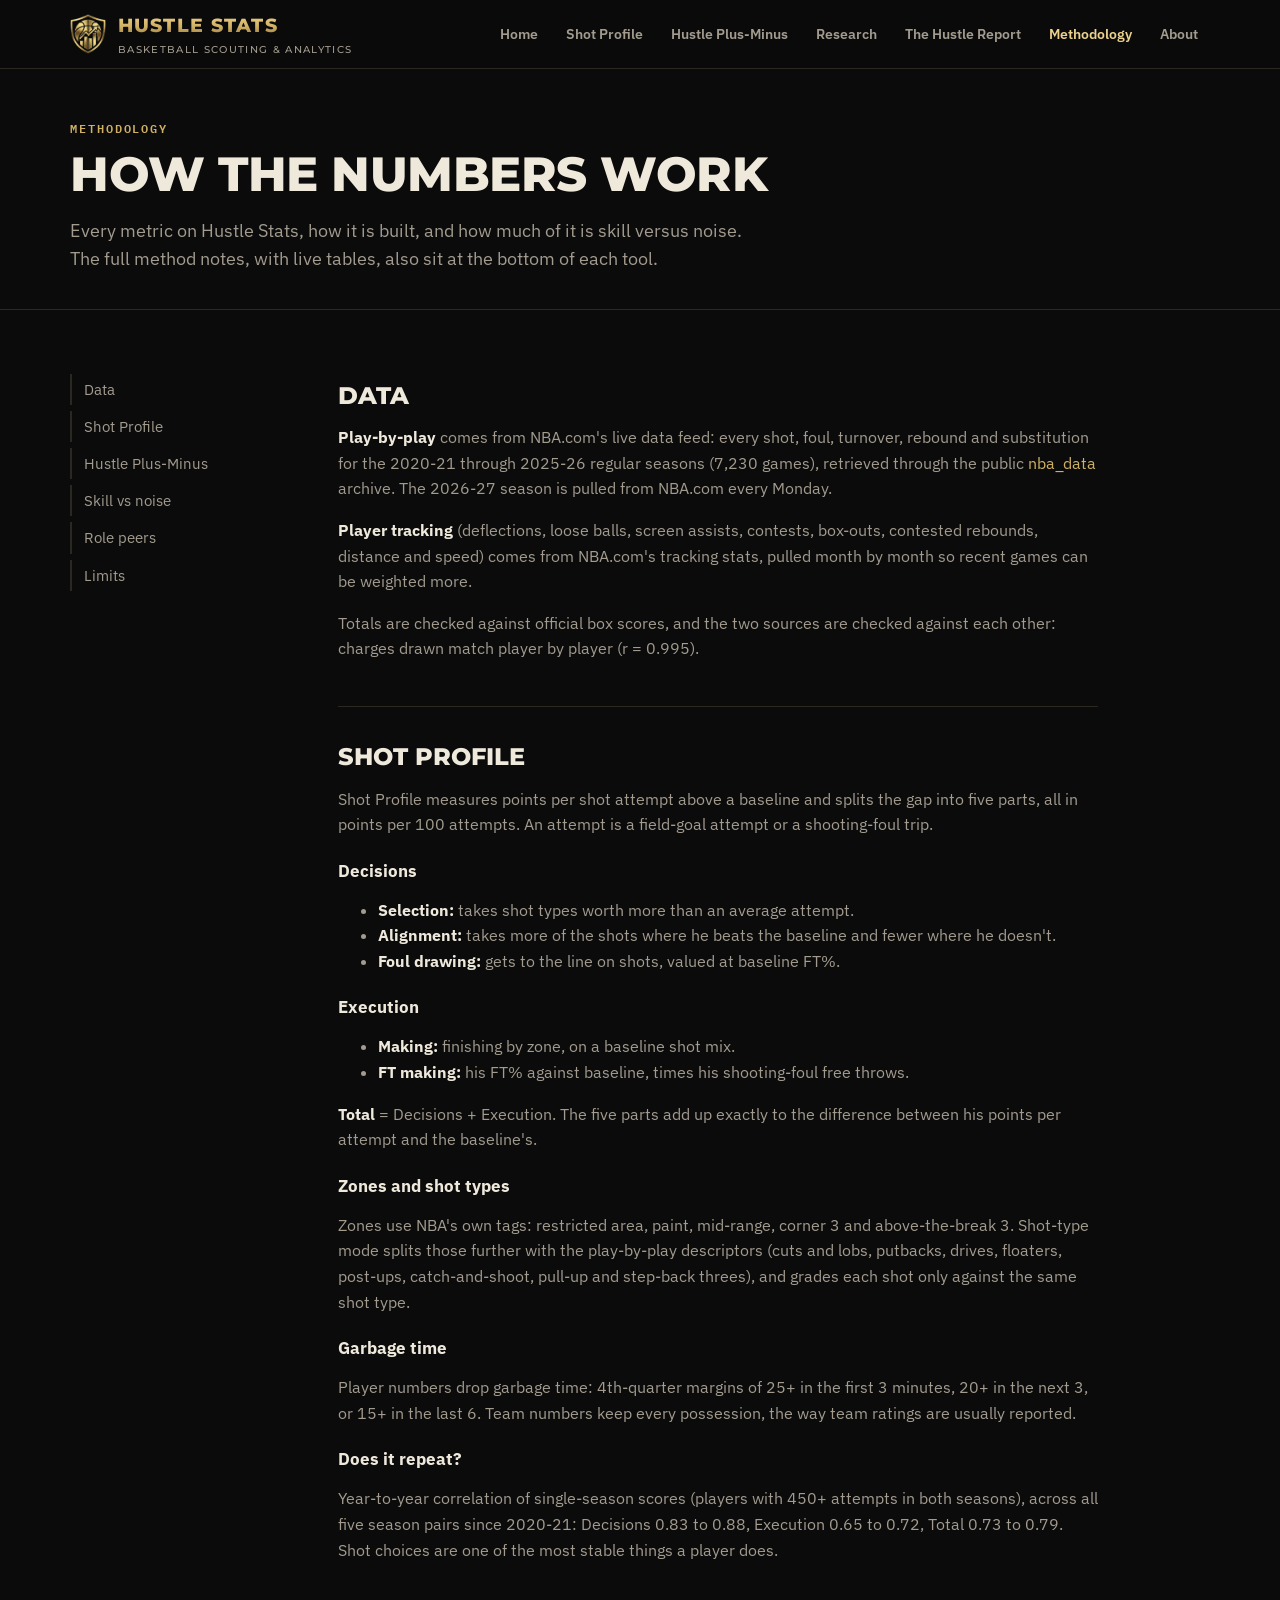
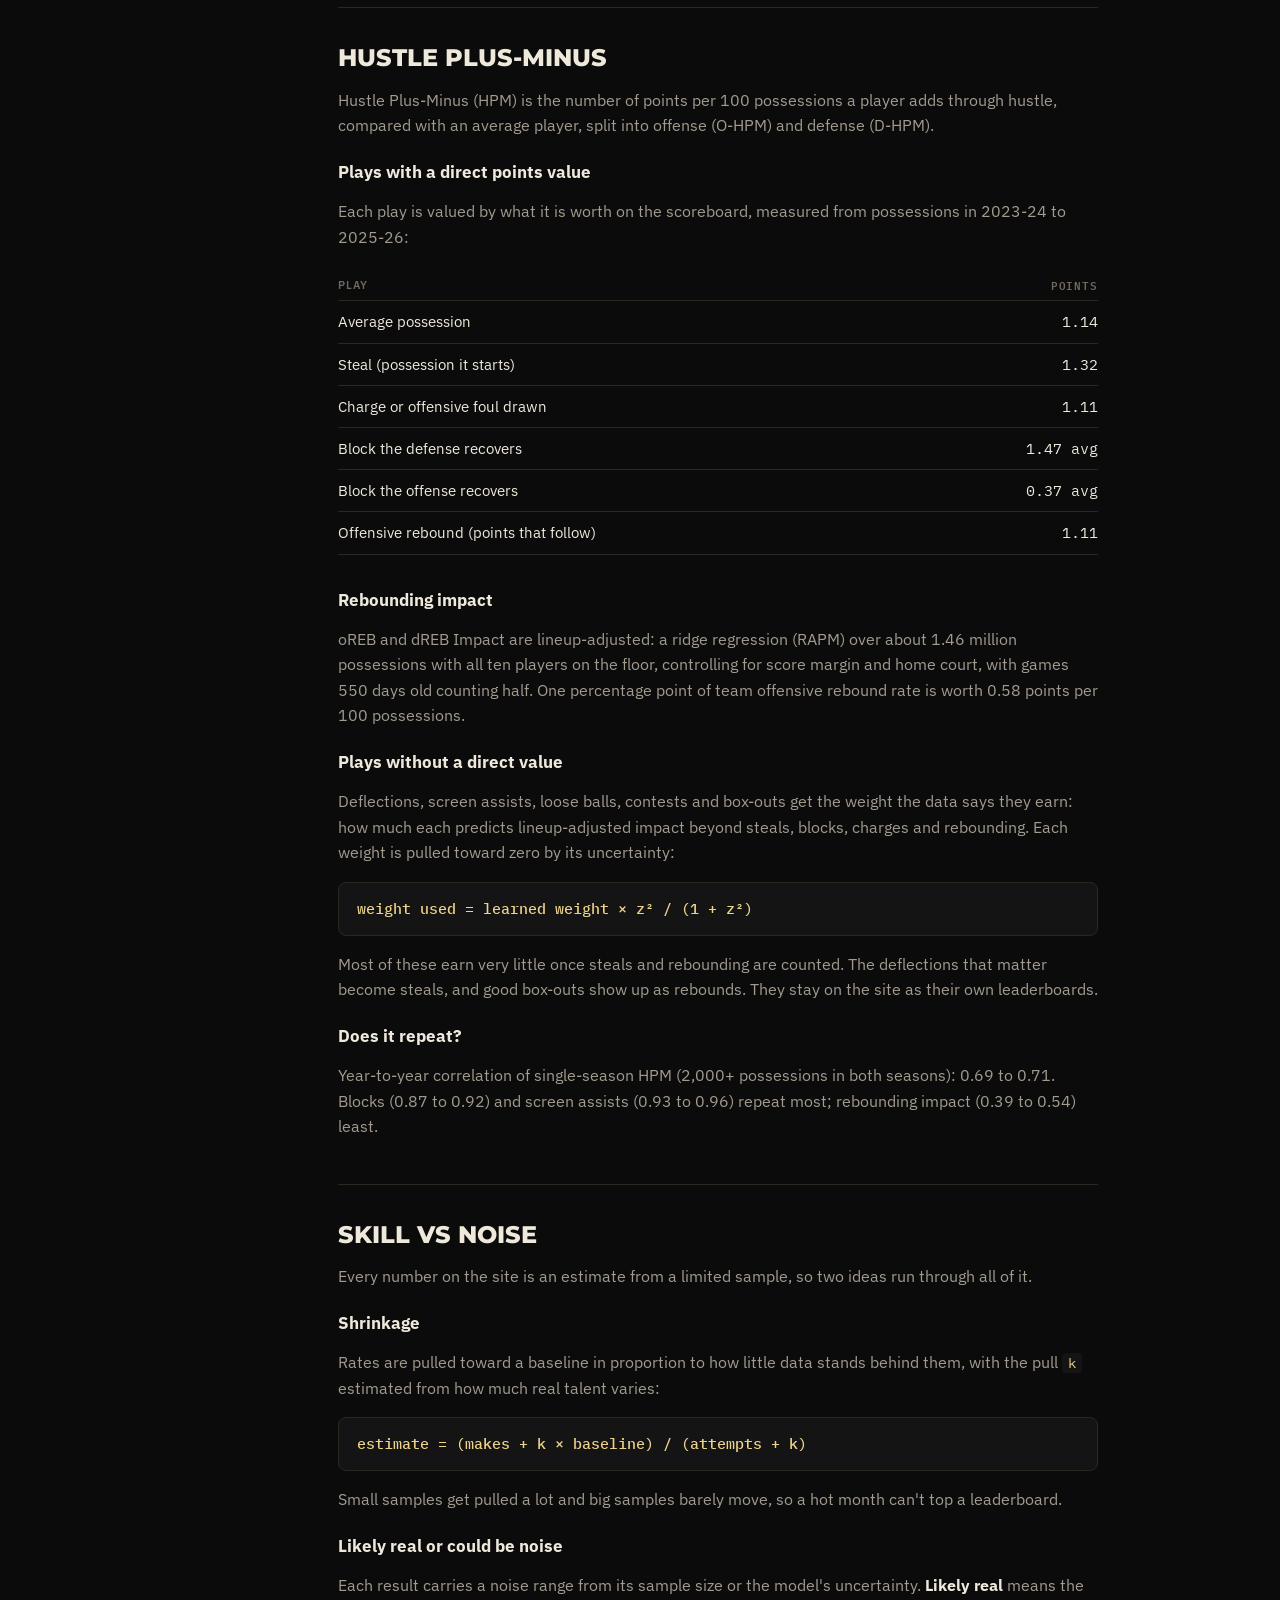
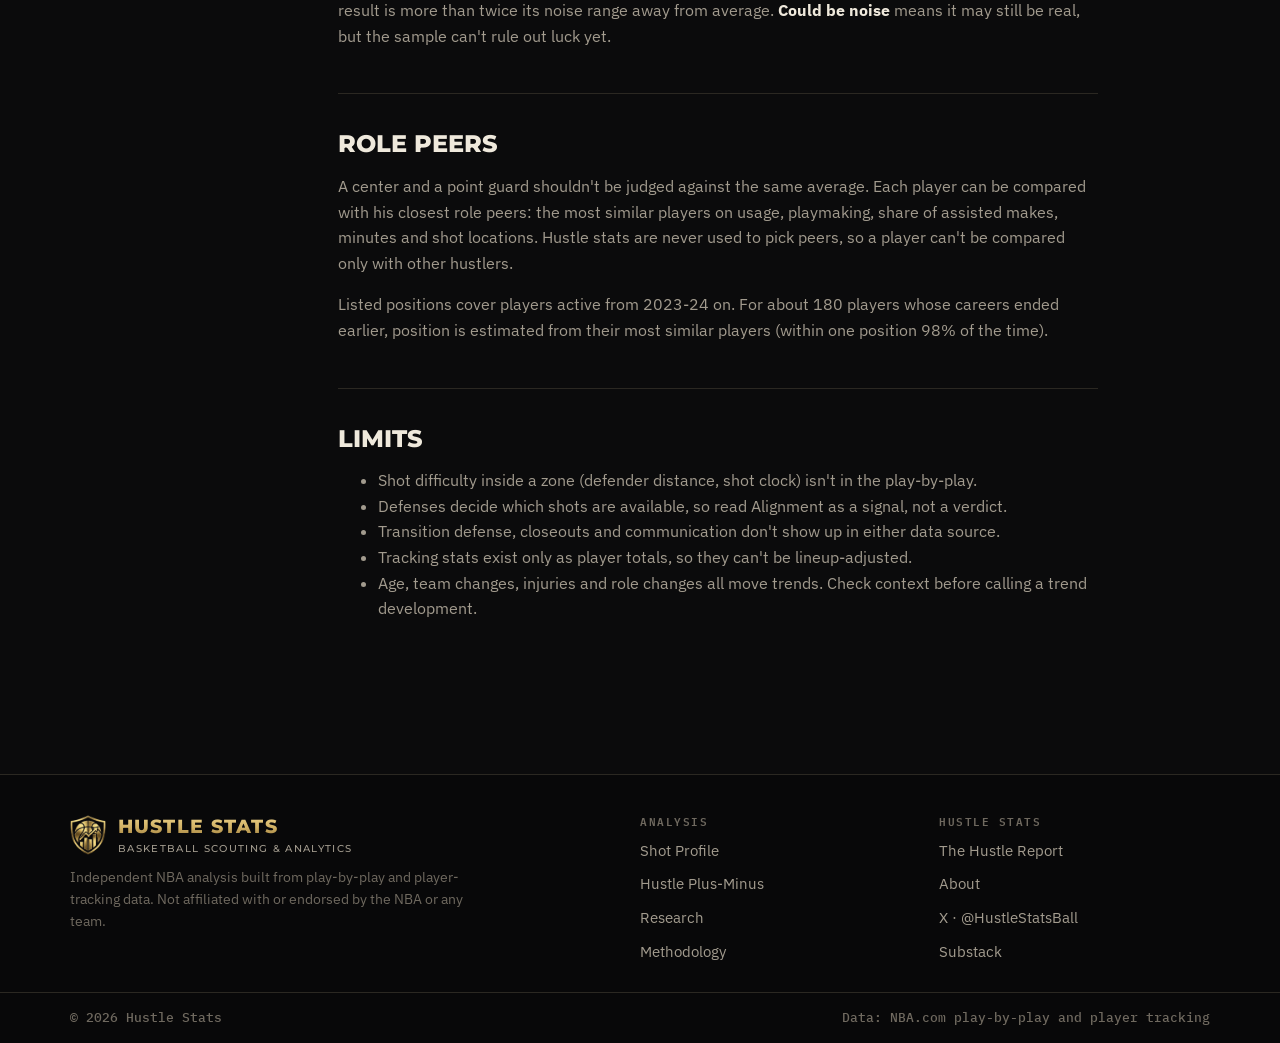
<file: methodology.html>
<!DOCTYPE html>
<html lang="en"><head><meta charset="utf-8">
<title>Methodology · Hustle Stats</title>
<meta name="viewport" content="width=device-width, initial-scale=1, viewport-fit=cover">
<meta name="claude:viewport-fit-sides" content="cover">
<meta name="description" content="How every Hustle Stats metric is built, and how much of it is skill versus noise.">
<meta property="og:title" content="Methodology · Hustle Stats"><meta property="og:description" content="How every Hustle Stats metric is built, and how much of it is skill versus noise.">
<meta property="og:image" content="assets/icon_512.png"><meta name="theme-color" content="#0b0b0c">
<link rel="icon" href="assets/icon_32.png" sizes="32x32"><link rel="apple-touch-icon" href="assets/icon_180.png">
<link rel="preconnect" href="https://fonts.googleapis.com"><link rel="preconnect" href="https://fonts.gstatic.com" crossorigin><link rel="stylesheet" href="https://fonts.googleapis.com/css2?family=IBM+Plex+Mono:wght@400;500;600&family=IBM+Plex+Sans:wght@400;500;600;700&family=Montserrat:wght@500;600;700;800&display=swap"><link rel="stylesheet" href="assets/site.css">
</head><body>
<header class="site-header"><div class="wrap">
  <a class="brand" href="index.html" aria-label="Hustle Stats home"><img src="assets/shield_sm.png" alt="" width="36" height="41">
    <span><b>Hustle Stats</b><small>Basketball scouting &amp; analytics</small></span></a>
  <nav class="nav" aria-label="Main"><a href="index.html">Home</a><a href="shot-profile.html">Shot Profile</a><a href="hustle-plus-minus.html">Hustle Plus-Minus</a><a href="research.html">Research</a><a href="hustle-report.html">The Hustle Report</a><a href="methodology.html" aria-current="page">Methodology</a><a href="about.html">About</a></nav>
</div></header>
<main>
<section class="page-head"><div class="wrap"><div class="eyebrow">Methodology</div><h1>How the numbers work</h1>
<p>Every metric on Hustle Stats, how it is built, and how much of it is skill versus noise. The full method notes, with live tables, also sit at the bottom of each tool.</p></div></section>
<section class="section"><div class="wrap method-page">
<nav class="toc" aria-label="On this page"><a href="#data">Data</a><a href="#shot-profile">Shot Profile</a><a href="#hpm">Hustle Plus-Minus</a><a href="#noise">Skill vs noise</a><a href="#peers">Role peers</a><a href="#limits">Limits</a></nav>
<div class="mdoc">

<section id="data"><h2>Data</h2>
<p><b>Play-by-play</b> comes from NBA.com's live data feed: every shot, foul, turnover, rebound and substitution for the 2020-21 through 2025-26 regular seasons (7,230 games), retrieved through the public <a href="https://github.com/shufinskiy/nba_data" rel="noopener">nba_data</a> archive. The 2026-27 season is pulled from NBA.com every Monday.</p>
<p><b>Player tracking</b> (deflections, loose balls, screen assists, contests, box-outs, contested rebounds, distance and speed) comes from NBA.com's tracking stats, pulled month by month so recent games can be weighted more.</p>
<p>Totals are checked against official box scores, and the two sources are checked against each other: charges drawn match player by player (r = 0.995).</p></section>

<section id="shot-profile"><h2>Shot Profile</h2>
<p>Shot Profile measures points per shot attempt above a baseline and splits the gap into five parts, all in points per 100 attempts. An attempt is a field-goal attempt or a shooting-foul trip.</p>
<h3>Decisions</h3>
<ul><li><b>Selection:</b> takes shot types worth more than an average attempt.</li>
<li><b>Alignment:</b> takes more of the shots where he beats the baseline and fewer where he doesn't.</li>
<li><b>Foul drawing:</b> gets to the line on shots, valued at baseline FT%.</li></ul>
<h3>Execution</h3>
<ul><li><b>Making:</b> finishing by zone, on a baseline shot mix.</li><li><b>FT making:</b> his FT% against baseline, times his shooting-foul free throws.</li></ul>
<p><b>Total</b> = Decisions + Execution. The five parts add up exactly to the difference between his points per attempt and the baseline's.</p>
<h3>Zones and shot types</h3>
<p>Zones use NBA's own tags: restricted area, paint, mid-range, corner 3 and above-the-break 3. Shot-type mode splits those further with the play-by-play descriptors (cuts and lobs, putbacks, drives, floaters, post-ups, catch-and-shoot, pull-up and step-back threes), and grades each shot only against the same shot type.</p>
<h3>Garbage time</h3>
<p>Player numbers drop garbage time: 4th-quarter margins of 25+ in the first 3 minutes, 20+ in the next 3, or 15+ in the last 6. Team numbers keep every possession, the way team ratings are usually reported.</p>
<h3>Does it repeat?</h3>
<p>Year-to-year correlation of single-season scores (players with 450+ attempts in both seasons), across all five season pairs since 2020-21: Decisions 0.83 to 0.88, Execution 0.65 to 0.72, Total 0.73 to 0.79. Shot choices are one of the most stable things a player does.</p></section>

<section id="hpm"><h2>Hustle Plus-Minus</h2>
<p>Hustle Plus-Minus (HPM) is the number of points per 100 possessions a player adds through hustle, compared with an average player, split into offense (O-HPM) and defense (D-HPM).</p>
<h3>Plays with a direct points value</h3>
<p>Each play is valued by what it is worth on the scoreboard, measured from possessions in 2023-24 to 2025-26:</p>
<div class="mtable-wrap"><table class="mtable"><thead><tr><th>Play</th><th>Points</th></tr></thead><tbody><tr><td>Average possession</td><td>1.14</td></tr><tr><td>Steal (possession it starts)</td><td>1.32</td></tr><tr><td>Charge or offensive foul drawn</td><td>1.11</td></tr><tr><td>Block the defense recovers</td><td>1.47 avg</td></tr><tr><td>Block the offense recovers</td><td>0.37 avg</td></tr><tr><td>Offensive rebound (points that follow)</td><td>1.11</td></tr></tbody></table></div>
<h3>Rebounding impact</h3>
<p>oREB and dREB Impact are lineup-adjusted: a ridge regression (RAPM) over about 1.46 million possessions with all ten players on the floor, controlling for score margin and home court, with games 550 days old counting half. One percentage point of team offensive rebound rate is worth 0.58 points per 100 possessions.</p>
<h3>Plays without a direct value</h3>
<p>Deflections, screen assists, loose balls, contests and box-outs get the weight the data says they earn: how much each predicts lineup-adjusted impact beyond steals, blocks, charges and rebounding. Each weight is pulled toward zero by its uncertainty:</p>
<div class="formula">weight used = learned weight × z² / (1 + z²)</div>
<p>Most of these earn very little once steals and rebounding are counted. The deflections that matter become steals, and good box-outs show up as rebounds. They stay on the site as their own leaderboards.</p>
<h3>Does it repeat?</h3>
<p>Year-to-year correlation of single-season HPM (2,000+ possessions in both seasons): 0.69 to 0.71. Blocks (0.87 to 0.92) and screen assists (0.93 to 0.96) repeat most; rebounding impact (0.39 to 0.54) least.</p></section>

<section id="noise"><h2>Skill vs noise</h2>
<p>Every number on the site is an estimate from a limited sample, so two ideas run through all of it.</p>
<h3>Shrinkage</h3>
<p>Rates are pulled toward a baseline in proportion to how little data stands behind them, with the pull <code>k</code> estimated from how much real talent varies:</p>
<div class="formula">estimate = (makes + k × baseline) / (attempts + k)</div>
<p>Small samples get pulled a lot and big samples barely move, so a hot month can't top a leaderboard.</p>
<h3>Likely real or could be noise</h3>
<p>Each result carries a noise range from its sample size or the model's uncertainty. <b>Likely real</b> means the result is more than twice its noise range away from average. <b>Could be noise</b> means it may still be real, but the sample can't rule out luck yet.</p></section>

<section id="peers"><h2>Role peers</h2>
<p>A center and a point guard shouldn't be judged against the same average. Each player can be compared with his closest role peers: the most similar players on usage, playmaking, share of assisted makes, minutes and shot locations. Hustle stats are never used to pick peers, so a player can't be compared only with other hustlers.</p>
<p>Listed positions cover players active from 2023-24 on. For about 180 players whose careers ended earlier, position is estimated from their most similar players (within one position 98% of the time).</p></section>

<section id="limits"><h2>Limits</h2>
<ul><li>Shot difficulty inside a zone (defender distance, shot clock) isn't in the play-by-play.</li>
<li>Defenses decide which shots are available, so read Alignment as a signal, not a verdict.</li>
<li>Transition defense, closeouts and communication don't show up in either data source.</li>
<li>Tracking stats exist only as player totals, so they can't be lineup-adjusted.</li>
<li>Age, team changes, injuries and role changes all move trends. Check context before calling a trend development.</li></ul></section>
</div></div></section>
</main>
<footer class="site-footer"><div class="wrap">
  <div><a class="brand" href="index.html"><img src="assets/shield_sm.png" alt="" width="36" height="41"><span><b>Hustle Stats</b><small>Basketball scouting &amp; analytics</small></span></a>
    <p>Independent NBA analysis built from play-by-play and player-tracking data. Not affiliated with or endorsed by the NBA or any team.</p></div>
  <div><h4>Analysis</h4><ul><li><a href="shot-profile.html">Shot Profile</a></li><li><a href="hustle-plus-minus.html">Hustle Plus-Minus</a></li><li><a href="research.html">Research</a></li><li><a href="methodology.html">Methodology</a></li></ul></div>
  <div><h4>Hustle Stats</h4><ul><li><a href="hustle-report.html">The Hustle Report</a></li><li><a href="about.html">About</a></li><li><a href="https://x.com/HustleStatsBall" rel="noopener">X · @HustleStatsBall</a></li><li><a href="https://hustlestatsball.substack.com/" rel="noopener">Substack</a></li></ul></div>
</div>
<div class="legal"><div class="wrap"><span>© 2026 Hustle Stats</span><span>Data: NBA.com play-by-play and player tracking</span></div></div>
</footer>
</body></html>
</file>
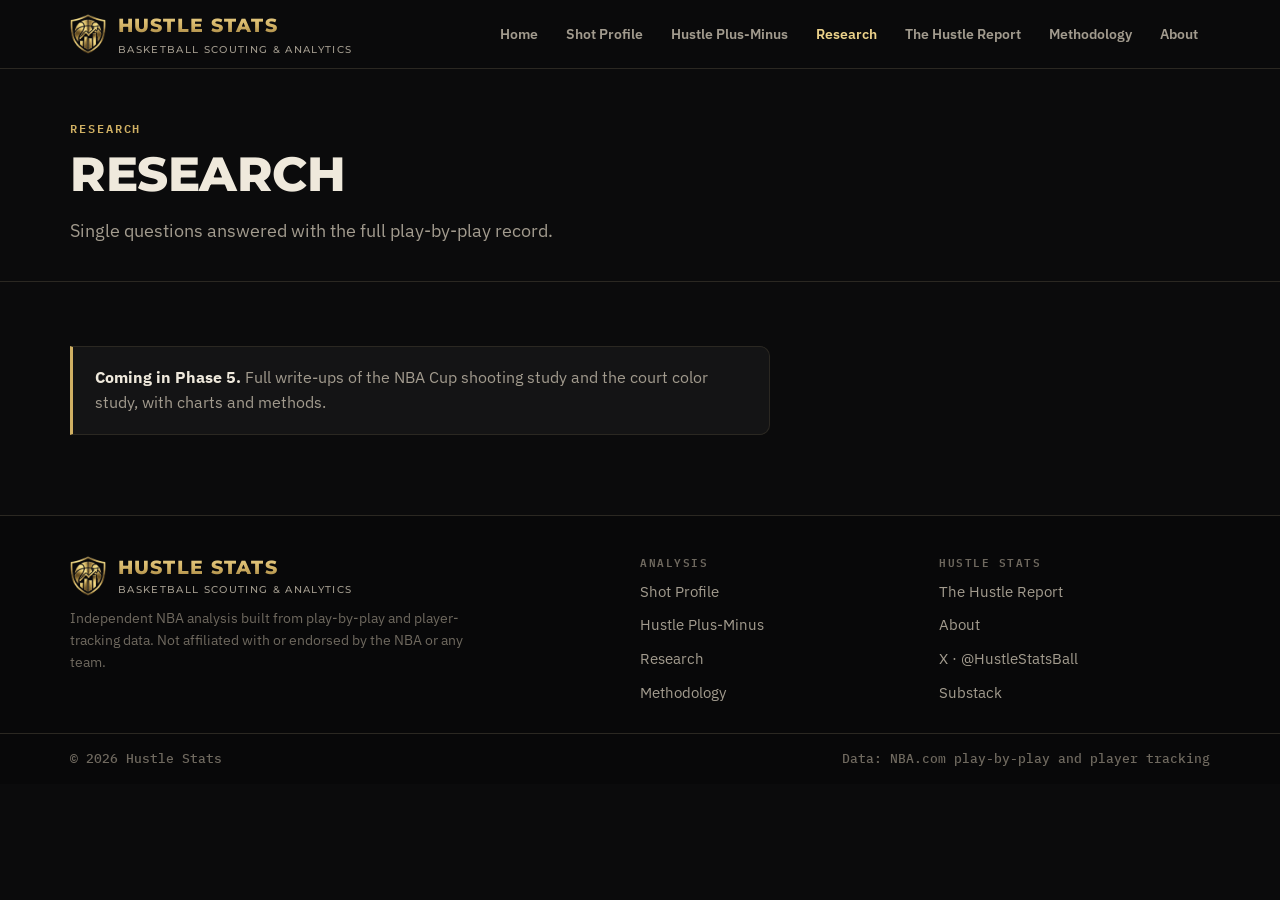
<file: research.html>
<!DOCTYPE html>
<html lang="en"><head><meta charset="utf-8">
<title>Research · Hustle Stats</title>
<meta name="viewport" content="width=device-width, initial-scale=1, viewport-fit=cover">
<meta name="claude:viewport-fit-sides" content="cover">
<meta name="description" content="Single questions answered with the full play-by-play record.">
<meta property="og:title" content="Research · Hustle Stats"><meta property="og:description" content="Single questions answered with the full play-by-play record.">
<meta property="og:image" content="assets/icon_512.png"><meta name="theme-color" content="#0b0b0c">
<link rel="icon" href="assets/icon_32.png" sizes="32x32"><link rel="apple-touch-icon" href="assets/icon_180.png">
<link rel="preconnect" href="https://fonts.googleapis.com"><link rel="preconnect" href="https://fonts.gstatic.com" crossorigin><link rel="stylesheet" href="https://fonts.googleapis.com/css2?family=IBM+Plex+Mono:wght@400;500;600&family=IBM+Plex+Sans:wght@400;500;600;700&family=Montserrat:wght@500;600;700;800&display=swap"><link rel="stylesheet" href="assets/site.css">
</head><body>
<header class="site-header"><div class="wrap">
  <a class="brand" href="index.html" aria-label="Hustle Stats home"><img src="assets/shield_sm.png" alt="" width="36" height="41">
    <span><b>Hustle Stats</b><small>Basketball scouting &amp; analytics</small></span></a>
  <nav class="nav" aria-label="Main"><a href="index.html">Home</a><a href="shot-profile.html">Shot Profile</a><a href="hustle-plus-minus.html">Hustle Plus-Minus</a><a href="research.html" aria-current="page">Research</a><a href="hustle-report.html">The Hustle Report</a><a href="methodology.html">Methodology</a><a href="about.html">About</a></nav>
</div></header>
<main>
<section class="page-head"><div class="wrap"><div class="eyebrow">Research</div><h1>Research</h1><p>Single questions answered with the full play-by-play record.</p></div></section>
<section class="section"><div class="wrap"><div class="callout"><b>Coming in Phase 5.</b> Full write-ups of the NBA Cup shooting study and the court color study, with charts and methods.</div></div></section>
</main>
<footer class="site-footer"><div class="wrap">
  <div><a class="brand" href="index.html"><img src="assets/shield_sm.png" alt="" width="36" height="41"><span><b>Hustle Stats</b><small>Basketball scouting &amp; analytics</small></span></a>
    <p>Independent NBA analysis built from play-by-play and player-tracking data. Not affiliated with or endorsed by the NBA or any team.</p></div>
  <div><h4>Analysis</h4><ul><li><a href="shot-profile.html">Shot Profile</a></li><li><a href="hustle-plus-minus.html">Hustle Plus-Minus</a></li><li><a href="research.html">Research</a></li><li><a href="methodology.html">Methodology</a></li></ul></div>
  <div><h4>Hustle Stats</h4><ul><li><a href="hustle-report.html">The Hustle Report</a></li><li><a href="about.html">About</a></li><li><a href="https://x.com/HustleStatsBall" rel="noopener">X · @HustleStatsBall</a></li><li><a href="https://hustlestatsball.substack.com/" rel="noopener">Substack</a></li></ul></div>
</div>
<div class="legal"><div class="wrap"><span>© 2026 Hustle Stats</span><span>Data: NBA.com play-by-play and player tracking</span></div></div>
</footer>
</body></html>
</file>
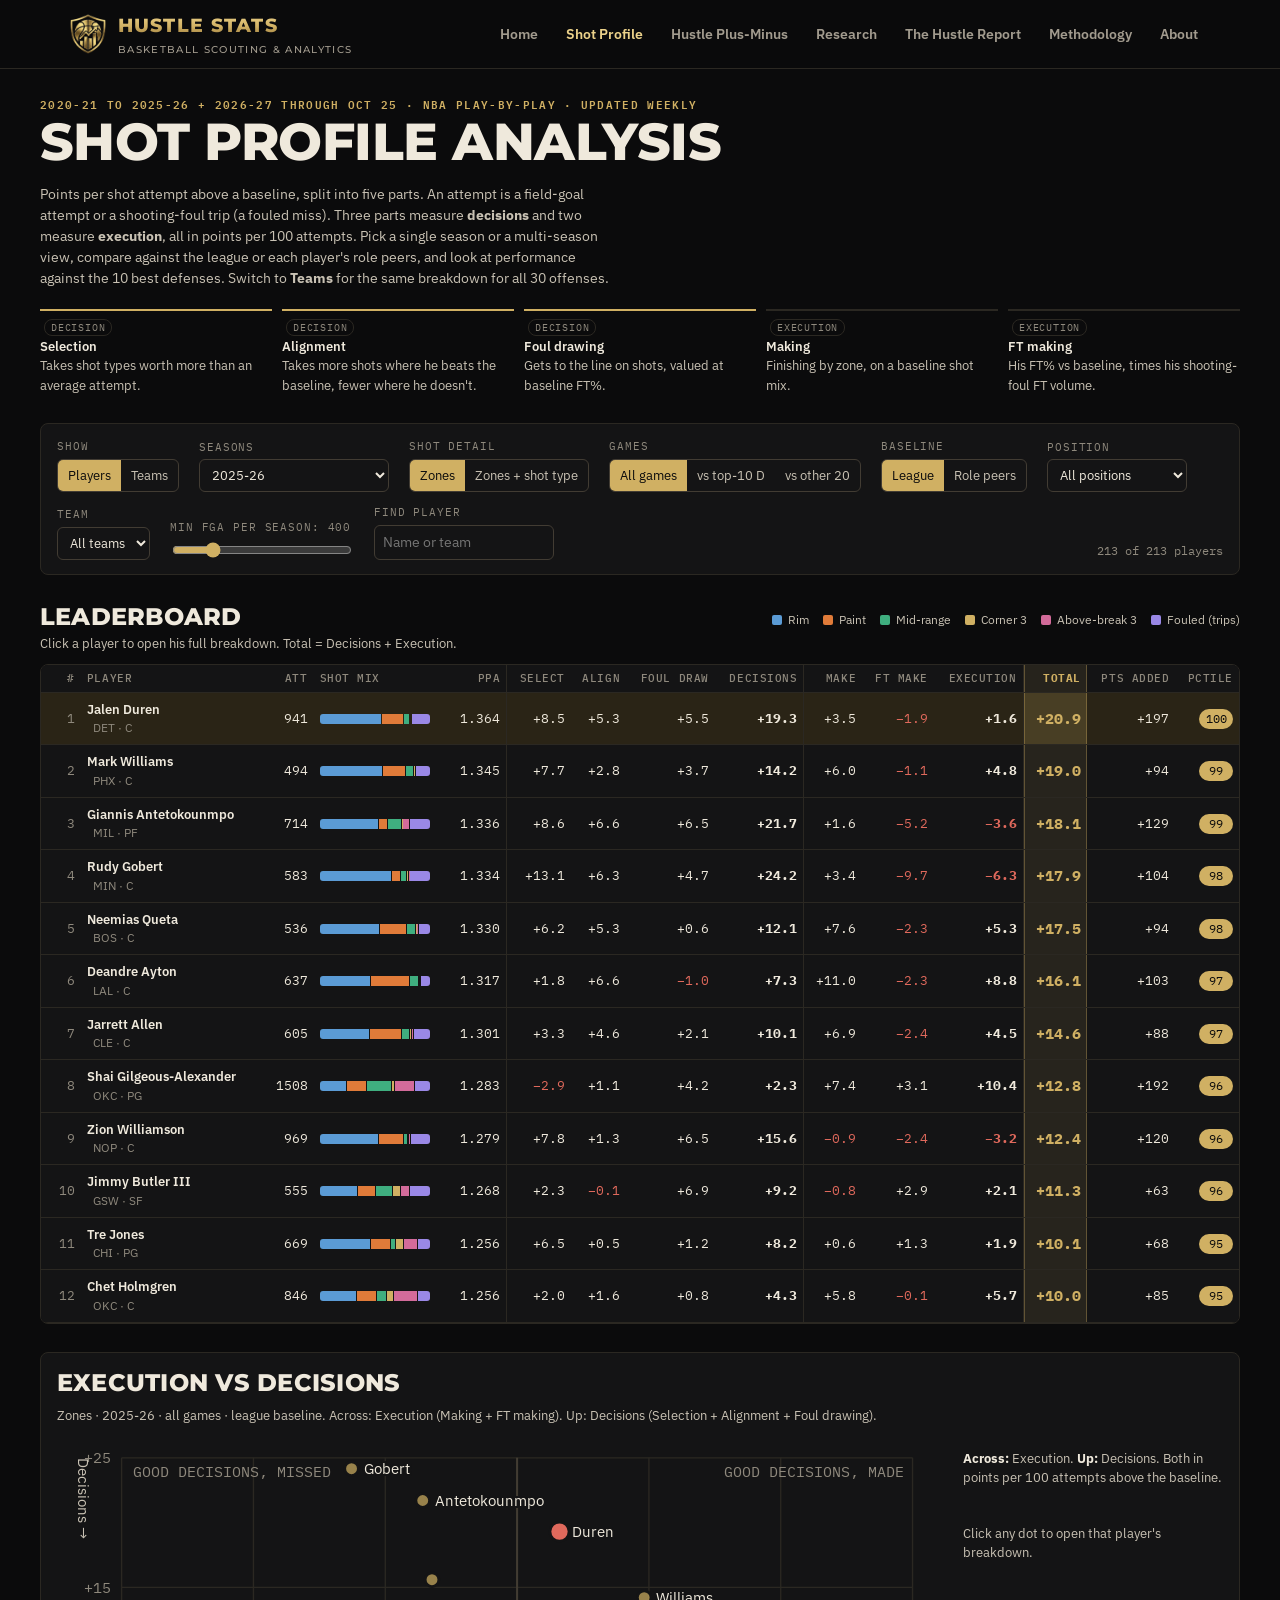
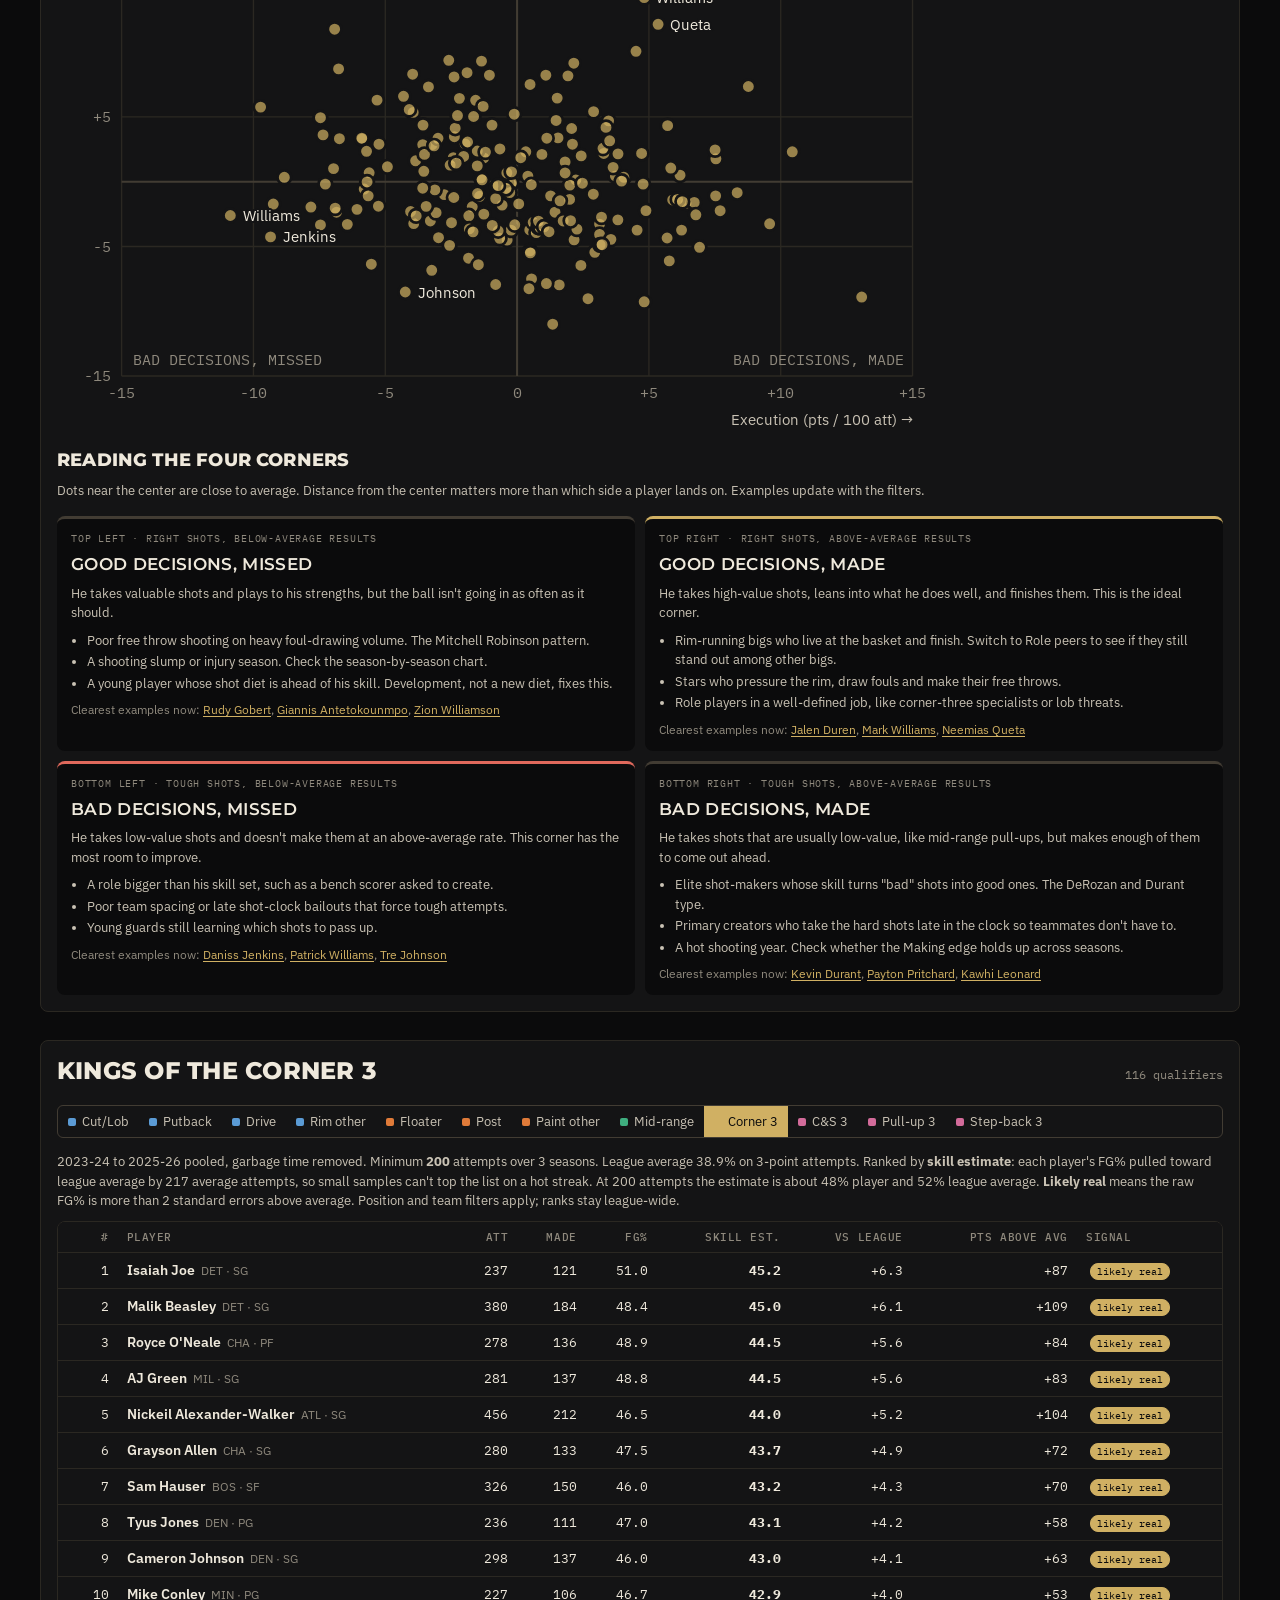
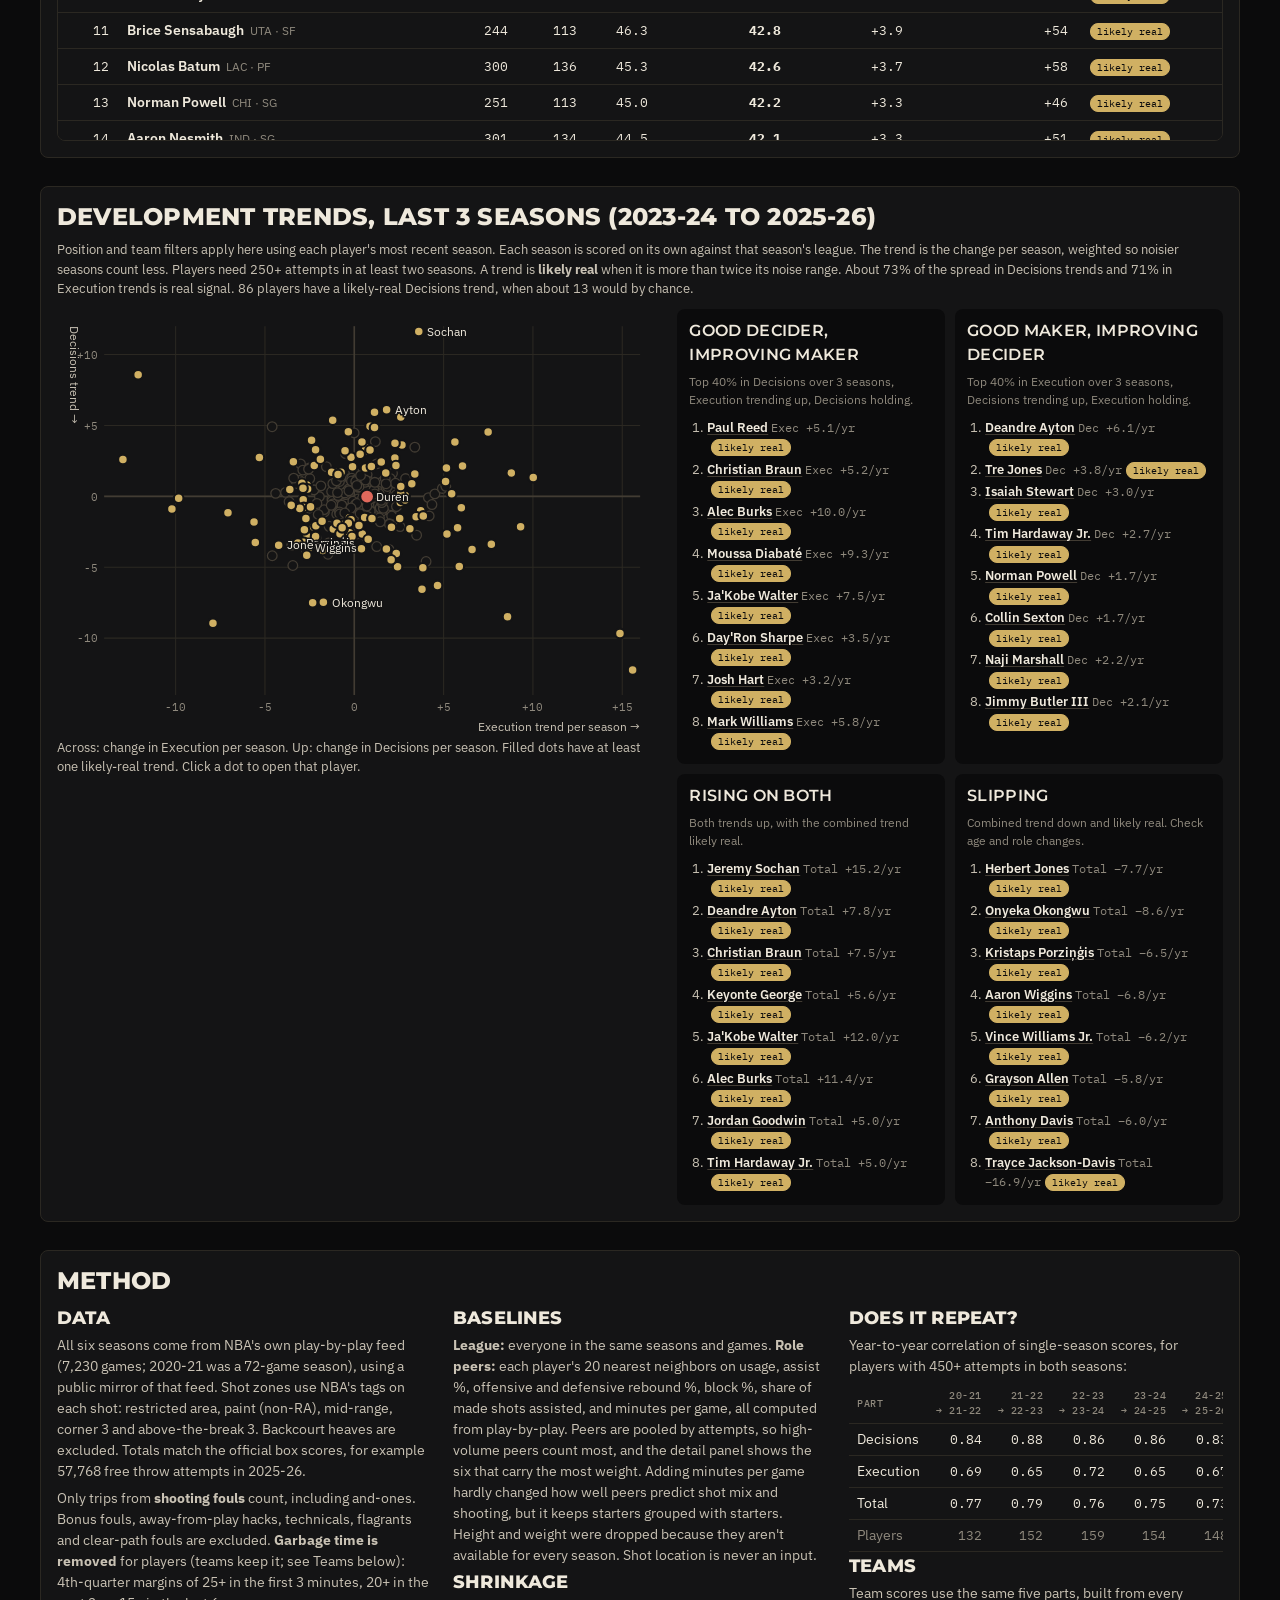
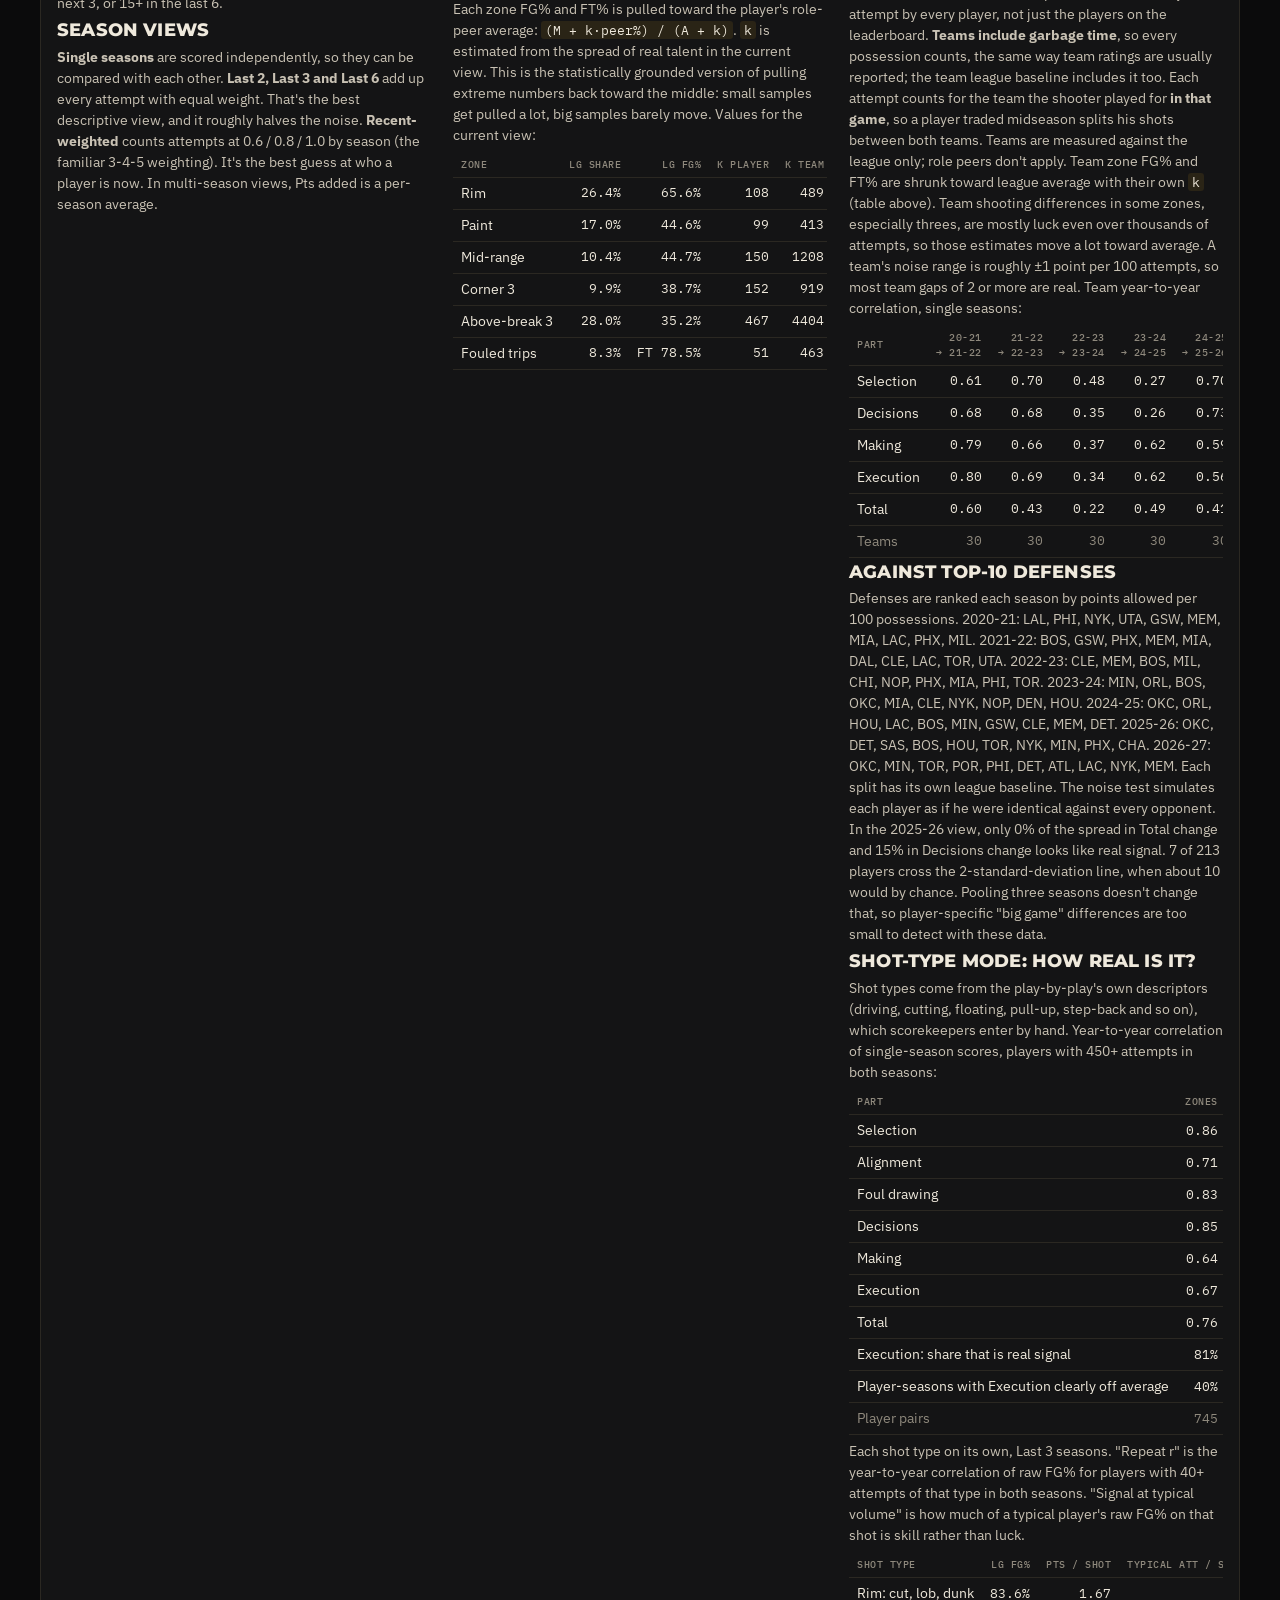
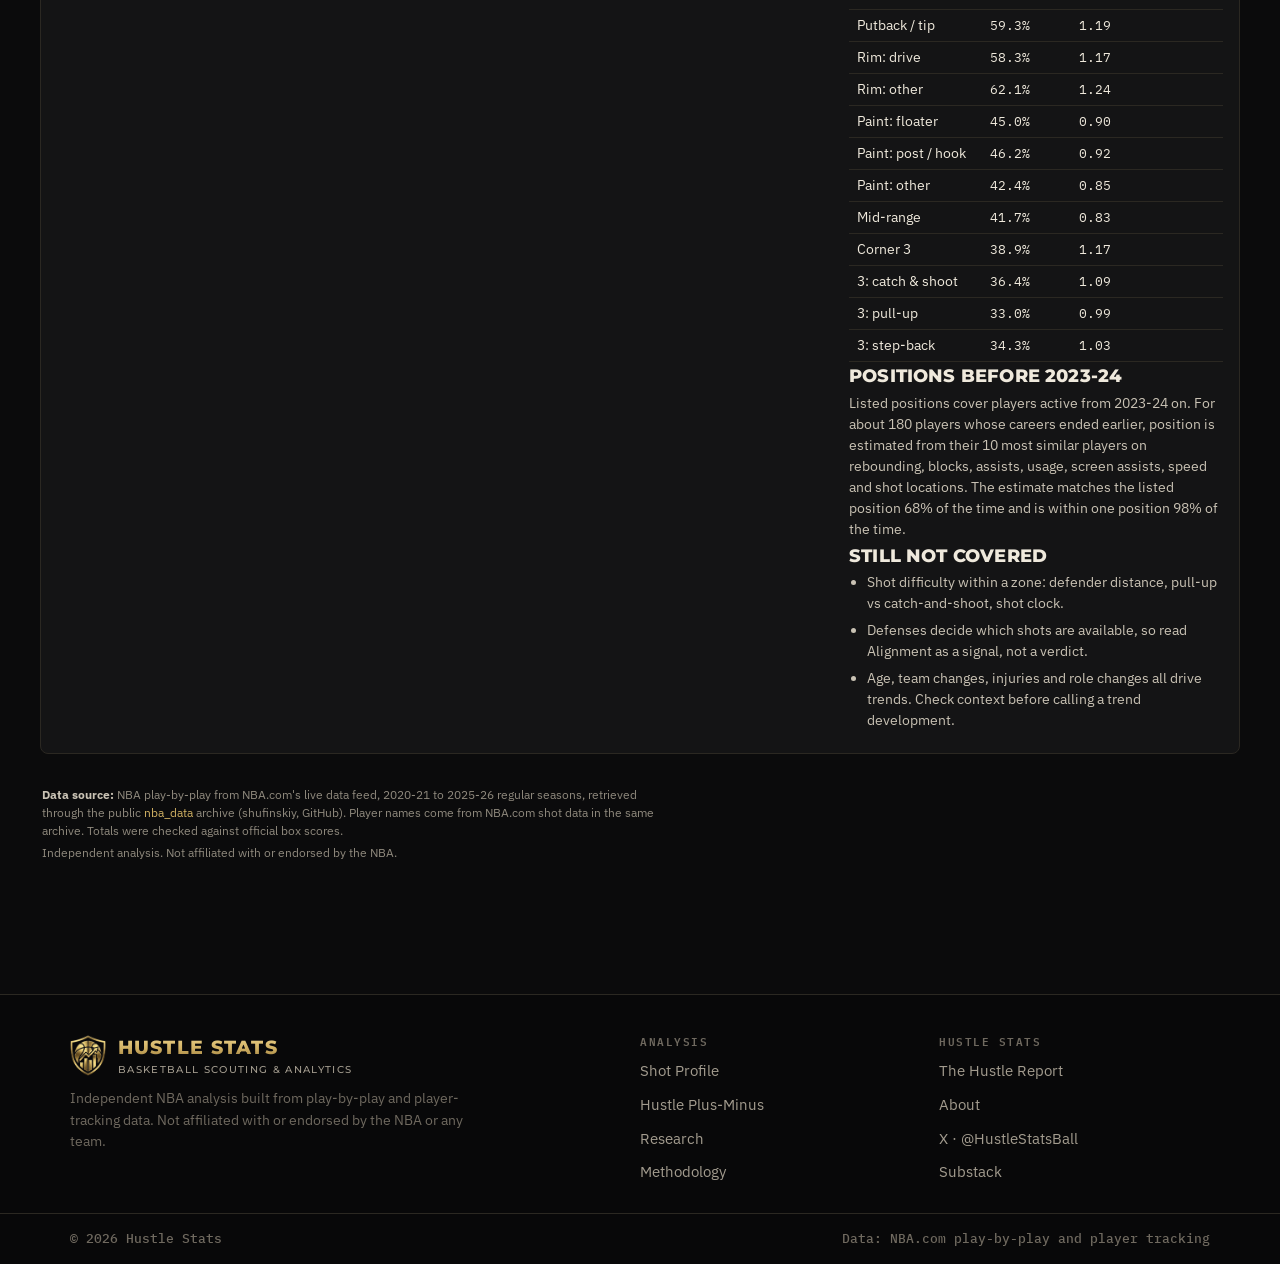
<file: shot-profile.html>
<!DOCTYPE html>
<html lang="en"><head><meta charset="utf-8">
<title>Shot Profile · Hustle Stats</title>
<meta name="viewport" content="width=device-width, initial-scale=1, viewport-fit=cover">
<meta name="claude:viewport-fit-sides" content="cover">
<meta name="description" content="Where every NBA player and team shoots from, how well they finish, and how many points their shot choices add or cost against league average or role peers.">
<meta property="og:title" content="Shot Profile · Hustle Stats"><meta property="og:description" content="Where every NBA player and team shoots from, how well they finish, and how many points their shot choices add or cost against league average or role peers.">
<meta property="og:image" content="assets/icon_512.png"><meta name="theme-color" content="#0b0b0c">
<link rel="icon" href="assets/icon_32.png" sizes="32x32"><link rel="apple-touch-icon" href="assets/icon_180.png">
<link rel="preconnect" href="https://fonts.googleapis.com"><link rel="preconnect" href="https://fonts.gstatic.com" crossorigin><link rel="stylesheet" href="https://fonts.googleapis.com/css2?family=IBM+Plex+Mono:wght@400;500;600&family=IBM+Plex+Sans:wght@400;500;600;700&family=Montserrat:wght@500;600;700;800&display=swap"><link rel="stylesheet" href="assets/site.css"><link rel="stylesheet" href="assets/shot.css">
</head><body>
<header class="site-header"><div class="wrap">
  <a class="brand" href="index.html" aria-label="Hustle Stats home"><img src="assets/shield_sm.png" alt="" width="36" height="41">
    <span><b>Hustle Stats</b><small>Basketball scouting &amp; analytics</small></span></a>
  <nav class="nav" aria-label="Main"><a href="index.html">Home</a><a href="shot-profile.html" aria-current="page">Shot Profile</a><a href="hustle-plus-minus.html">Hustle Plus-Minus</a><a href="research.html">Research</a><a href="hustle-report.html">The Hustle Report</a><a href="methodology.html">Methodology</a><a href="about.html">About</a></nav>
</div></header>
<main>
<div class="app">
<header>
  <div class="eyebrow" id="eyebrow">2020-21 to 2025-26 regular seasons · NBA play-by-play</div>
  <h1>Shot Profile Analysis</h1>
  <p class="lede">Points per shot attempt above a baseline, split into five parts. An attempt is a field-goal attempt or a shooting-foul trip (a fouled miss). Three parts measure <strong>decisions</strong> and two measure <strong>execution</strong>, all in points per 100 attempts. Pick a single season or a multi-season view, compare against the league or each player's role peers, and look at performance against the 10 best defenses. Switch to <strong>Teams</strong> for the same breakdown for all 30 offenses.</p>
  <div class="parts">
    <div class="part dec"><span class="tag">Decision</span><b>Selection</b>Takes shot types worth more than an average attempt.</div>
    <div class="part dec"><span class="tag">Decision</span><b>Alignment</b>Takes more shots where he beats the baseline, fewer where he doesn't.</div>
    <div class="part dec"><span class="tag">Decision</span><b>Foul drawing</b>Gets to the line on shots, valued at baseline FT%.</div>
    <div class="part"><span class="tag">Execution</span><b>Making</b>Finishing by zone, on a baseline shot mix.</div>
    <div class="part"><span class="tag">Execution</span><b>FT making</b>His FT% vs baseline, times his shooting-foul FT volume.</div>
  </div>
</header>

<div class="controls" role="group" aria-label="Filters">
  <div class="ctl"><span class="lab">Show</span><div class="seg" id="ent"></div></div>
  <div class="ctl"><label for="viewsf">Seasons</label><select id="viewsf"></select></div>
  <div class="ctl"><span class="lab">Shot detail</span><div class="seg" id="mode"></div></div>
  <div class="ctl"><span class="lab">Games</span><div class="seg" id="games"></div></div>
  <div class="ctl"><span class="lab">Baseline</span><div class="seg" id="base"></div></div>
  <div class="ctl"><label for="posf">Position</label><select id="posf"><option value="all">All positions</option><option value="G">Guards (PG, SG)</option><option value="F">Forwards (SF, PF)</option><option value="B">Bigs (PF, C)</option><option value="PG">PG</option><option value="SG">SG</option><option value="SF">SF</option><option value="PF">PF</option><option value="C">C</option></select></div>
  <div class="ctl"><label for="teamf">Team</label><select id="teamf"><option value="all">All teams</option></select></div>
  <div class="ctl"><label for="minfga">Min FGA per season: <span id="minfgaV">400</span></label><input id="minfga" type="range" min="200" max="1200" step="50" value="400"></div>
  <div class="ctl"><label for="q" id="qlab">Find player</label><input id="q" type="search" placeholder="Name or team"></div>
  <div class="count" id="count"></div>
</div>

<section style="display:grid;gap:10px">
  <div style="display:flex;flex-wrap:wrap;gap:8px 16px;align-items:baseline;justify-content:space-between">
    <div><h2 id="lbtitle">Leaderboard</h2><p class="note" style="margin:4px 0 0">Click a player to open his full breakdown. Total = Decisions + Execution.</p></div>
    <div class="legend" id="zlegend"></div>
  </div>
  <div class="tablewrap"><table id="tbl"><thead><tr id="thead"></tr></thead><tbody id="tbody"></tbody></table></div>
</section>

<section class="panel chartpanel">
    <h2>Execution vs decisions</h2>
    <p class="note" id="chartnote"></p>
    <div class="chartrow"><div id="chart"></div><div class="chartside"><p><b>Across:</b> Execution. <b>Up:</b> Decisions. Both in points per 100 attempts above the baseline.</p><p>Click any dot to open that player's breakdown.</p></div></div>
    <h3 class="sub">Reading the four corners</h3>
    <p class="note">Dots near the center are close to average. Distance from the center matters more than which side a player lands on. Examples update with the filters.</p>
    <div class="quads" id="quads"></div>
  </section>



<section class="panel" id="kings">
  <div style="display:flex;flex-wrap:wrap;gap:8px 16px;align-items:baseline;justify-content:space-between">
    <h2 id="ktitle">Kings of</h2>
    <span class="count" id="kcount"></span>
  </div>
  <div class="seg kseg" id="kseg" role="group" aria-label="Shot type"></div>
  <p class="note" id="knote"></p>
  <div class="tablewrap" style="max-height:520px"><table id="kingtbl"><thead><tr>
    <th>#</th><th class="l">Player</th><th>Att</th><th>Made</th><th>FG%</th><th title="FG% shrunk toward league average by the noise in this many attempts">Skill est.</th><th>vs league</th><th title="Points above a league-average shooter on the same attempts, 3 seasons">Pts above avg</th><th class="l">Signal</th>
  </tr></thead><tbody id="kbody"></tbody></table></div>
</section>

<section class="panel" id="trends">
  <h2>Development trends, last 3 seasons (2023-24 to 2025-26)</h2>
  <p class="note">Position and team filters apply here using each player's most recent season. Each season is scored on its own against that season's league. The trend is the change per season, weighted so noisier seasons count less. Players need 250+ attempts in at least two seasons. A trend is <b>likely real</b> when it is more than twice its noise range. <span id="tsig"></span></p>
  <div class="trendgrid">
    <div><div id="tchart"></div><p class="note">Across: change in Execution per season. Up: change in Decisions per season. Filled dots have at least one likely-real trend. Click a dot to open that player.</p></div>
    <div class="tlists" id="tlists"></div>
  </div>
</section>

<section class="panel">
  <h2>Method</h2>
  <div class="method">
    <div>
      <h3 class="sub">Data</h3>
      <p>All six seasons come from NBA's own play-by-play feed (7,230 games; 2020-21 was a 72-game season), using a public mirror of that feed. Shot zones use NBA's tags on each shot: restricted area, paint (non-RA), mid-range, corner 3 and above-the-break 3. Backcourt heaves are excluded. Totals match the official box scores, for example 57,768 free throw attempts in 2025-26.</p>
      <p>Only trips from <b>shooting fouls</b> count, including and-ones. Bonus fouls, away-from-play hacks, technicals, flagrants and clear-path fouls are excluded. <b>Garbage time is removed</b> for players (teams keep it; see Teams below): 4th-quarter margins of 25+ in the first 3 minutes, 20+ in the next 3, or 15+ in the last 6.</p>
      <h3 class="sub">Season views</h3>
      <p><b>Single seasons</b> are scored independently, so they can be compared with each other. <b>Last 2, Last 3 and Last 6</b> add up every attempt with equal weight. That's the best descriptive view, and it roughly halves the noise. <b>Recent-weighted</b> counts attempts at 0.6 / 0.8 / 1.0 by season (the familiar 3-4-5 weighting). It's the best guess at who a player is now. In multi-season views, Pts added is a per-season average.</p>
    </div>
    <div>
      <h3 class="sub">Baselines</h3>
      <p><b>League:</b> everyone in the same seasons and games. <b>Role peers:</b> each player's 20 nearest neighbors on usage, assist %, offensive and defensive rebound %, block %, share of made shots assisted, and minutes per game, all computed from play-by-play. Peers are pooled by attempts, so high-volume peers count most, and the detail panel shows the six that carry the most weight. Adding minutes per game hardly changed how well peers predict shot mix and shooting, but it keeps starters grouped with starters. Height and weight were dropped because they aren't available for every season. Shot location is never an input.</p>
      <h3 class="sub">Shrinkage</h3>
      <p>Each zone FG% and FT% is pulled toward the player's role-peer average: <code>(M + k·peer%) / (A + k)</code>. <code>k</code> is estimated from the spread of real talent in the current view. This is the statistically grounded version of pulling extreme numbers back toward the middle: small samples get pulled a lot, big samples barely move. Values for the current view:</p>
      <table id="ktbl"></table>
    </div>
    <div>
      <h3 class="sub">Does it repeat?</h3>
      <p>Year-to-year correlation of single-season scores, for players with 450+ attempts in both seasons:</p>
      <table id="stbl"></table>
      <h3 class="sub">Teams</h3>
      <p>Team scores use the same five parts, built from every attempt by every player, not just the players on the leaderboard. <b>Teams include garbage time</b>, so every possession counts, the same way team ratings are usually reported; the team league baseline includes it too. Each attempt counts for the team the shooter played for <b>in that game</b>, so a player traded midseason splits his shots between both teams. Teams are measured against the league only; role peers don't apply. Team zone FG% and FT% are shrunk toward league average with their own <code>k</code> (table above). Team shooting differences in some zones, especially threes, are mostly luck even over thousands of attempts, so those estimates move a lot toward average. A team's noise range is roughly ±1 point per 100 attempts, so most team gaps of 2 or more are real. Team year-to-year correlation, single seasons:</p>
      <table id="ttbl"></table>
      <h3 class="sub">Against top-10 defenses</h3>
      <p>Defenses are ranked each season by points allowed per 100 possessions. <span id="defs"></span> Each split has its own league baseline. The noise test simulates each player as if he were identical against every opponent. <span id="noisetxt"></span></p>
      <h3 class="sub">Shot-type mode: how real is it?</h3>
      <p>Shot types come from the play-by-play's own descriptors (driving, cutting, floating, pull-up, step-back and so on), which scorekeepers enter by hand. Year-to-year correlation of single-season scores, players with 450+ attempts in both seasons:</p>
      <table id="gtbl"></table>
      <p>Each shot type on its own, Last 3 seasons. "Repeat r" is the year-to-year correlation of raw FG% for players with 40+ attempts of that type in both seasons. "Signal at typical volume" is how much of a typical player's raw FG% on that shot is skill rather than luck.</p>
      <div style="overflow-x:auto"><table id="ctbl"></table></div>
      <h3 class="sub">Positions before 2023-24</h3><p>Listed positions cover players active from 2023-24 on. For about 180 players whose careers ended earlier, position is estimated from their 10 most similar players on rebounding, blocks, assists, usage, screen assists, speed and shot locations. The estimate matches the listed position 68% of the time and is within one position 98% of the time.</p>
      <h3 class="sub">Still not covered</h3>
      <ul>
        <li>Shot difficulty within a zone: defender distance, pull-up vs catch-and-shoot, shot clock.</li>
        <li>Defenses decide which shots are available, so read Alignment as a signal, not a verdict.</li>
        <li>Age, team changes, injuries and role changes all drive trends. Check context before calling a trend development.</li>
      </ul>
    </div>
  </div>
</section>
<div class="app-foot" style="display:grid;gap:4px;padding:4px 2px 0;font-size:12px;color:var(--muted);max-width:90ch">
  <div><b style="color:var(--ink2)">Data source:</b> NBA play-by-play from NBA.com's live data feed, 2020-21 to 2025-26 regular seasons, retrieved through the public <a href="https://github.com/shufinskiy/nba_data" style="color:var(--accent)">nba_data</a> archive (shufinskiy, GitHub). Player names come from NBA.com shot data in the same archive. Totals were checked against official box scores.</div>
  <div>Independent analysis. Not affiliated with or endorsed by the NBA.</div>
</div>

<div class="pop" id="pop" hidden>
  <div class="pop-back" id="popBack"></div>
  <div class="pop-card" role="dialog" aria-modal="true" aria-labelledby="popTitle">
    <div class="pop-bar">
      <button type="button" class="pop-nav" id="popPrev" aria-label="Previous in leaderboard">‹ Prev</button>
      <span class="pop-pos" id="popPos"></span>
      <button type="button" class="pop-nav" id="popNext" aria-label="Next in leaderboard">Next ›</button>
      <button type="button" class="pop-x" id="popClose" aria-label="Close">✕</button>
    </div>
    <div class="pop-body"><div class="detail" id="detail" aria-live="polite"></div></div>
  </div>
</div>
</div>
</main>
<footer class="site-footer"><div class="wrap">
  <div><a class="brand" href="index.html"><img src="assets/shield_sm.png" alt="" width="36" height="41"><span><b>Hustle Stats</b><small>Basketball scouting &amp; analytics</small></span></a>
    <p>Independent NBA analysis built from play-by-play and player-tracking data. Not affiliated with or endorsed by the NBA or any team.</p></div>
  <div><h4>Analysis</h4><ul><li><a href="shot-profile.html">Shot Profile</a></li><li><a href="hustle-plus-minus.html">Hustle Plus-Minus</a></li><li><a href="research.html">Research</a></li><li><a href="methodology.html">Methodology</a></li></ul></div>
  <div><h4>Hustle Stats</h4><ul><li><a href="hustle-report.html">The Hustle Report</a></li><li><a href="about.html">About</a></li><li><a href="https://x.com/HustleStatsBall" rel="noopener">X · @HustleStatsBall</a></li><li><a href="https://hustlestatsball.substack.com/" rel="noopener">Substack</a></li></ul></div>
</div>
<div class="legal"><div class="wrap"><span>© 2026 Hustle Stats</span><span>Data: NBA.com play-by-play and player tracking</span></div></div>
</footer>
<script>(async()=>{
const [DATA,DT,DTM,KINGS]=await Promise.all([
fetch('data/shot_zone.json').then(r=>r.json()),
fetch('data/shot_type.json').then(r=>r.json()),
fetch('data/shot_team.json').then(r=>r.json()),
fetch('data/shot_kings.json').then(r=>r.json())]);

const M=DATA.meta, VIEWS=M.views, VK={}; VIEWS.forEach(v=>VK[v.key]=v);
const Z=[{k:'rim',name:'Rim',c:'--z1',v:2},{k:'pnt',name:'Paint',c:'--z2',v:2},{k:'mid',name:'Mid-range',c:'--z3',v:2},{k:'c3',name:'Corner 3',c:'--z4',v:3},{k:'ab3',name:'Above-break 3',c:'--z5',v:3}];
const TRIP={k:'trip',name:'Fouled (trips)',c:'--z6'};
Z.forEach(z=>z.fam=z.k);
const ZT=[{k:'x_rcut',name:'Rim: cut, lob, dunk',fam:'rim'},{k:'x_put',name:'Putback / tip',fam:'rim'},{k:'x_rdrv',name:'Rim: drive',fam:'rim'},{k:'x_roth',name:'Rim: other',fam:'rim'},
 {k:'x_pflt',name:'Paint: floater',fam:'pnt'},{k:'x_ppost',name:'Paint: post / hook',fam:'pnt'},{k:'x_poth',name:'Paint: other',fam:'pnt'},{k:'x_mid',name:'Mid-range',fam:'mid'},
 {k:'x_c3',name:'Corner 3',fam:'c3'},{k:'x_acs',name:'3: catch & shoot',fam:'ab3'},{k:'x_apull',name:'3: pull-up',fam:'ab3'},{k:'x_asb',name:'3: step-back',fam:'ab3'}];
const FAMC={rim:'--z1',pnt:'--z2',mid:'--z3',c3:'--z4',ab3:'--z5'};ZT.forEach(z=>{z.c=FAMC[z.fam];});
const CELLS=()=>state.mode==='type'?ZT:Z;
const VKT={};DT.meta.views.forEach(v=>VKT[v.key]=v);const GR=DT.meta.grade;
const GAMES={A:'All games',T:'vs top-10 defenses',R:'vs other 20 teams'};
const PL=Object.entries(DATA.players).map(([pid,p],i)=>{p.pid=pid;p.id=i;p._c={};p.dt=DT.players[pid]||{};return p;});
const TM=Object.values(DTM.teams).sort((a,b)=>a.n.localeCompare(b.n)).map((p,i)=>{p.pid=p.t;p.id=i;p._c={};p.team=1;return p;});
let P=PL;const TEAMS=()=>state.ent==='teams';const selMem={players:null,teams:null};
const SN=n=>{const w=n.split(' ');return /^(Jr\.?|Sr\.?|II|III|IV)$/.test(w[w.length-1])&&w.length>2?w.slice(-2).join(' '):w[w.length-1];};
const OR=n=>{const s=n%100>=11&&n%100<=13?'th':['th','st','nd','rd'][n%10]||'th';return n+s;};
const nz=x=>x==null||isNaN(x)?0:x;
function U(p,vk){
  const ck=state.mode+vk;if(p._c[ck])return p._c[ck];
  const zraw=p.v[vk];if(!zraw)return null;
  let raw=zraw,cells=Z,sdA=zraw.x.sdA;
  if(state.mode==='type'){const tv=p.dt[vk];if(!tv)return null;raw={A:tv.A};cells=ZT;sdA=tv.sdA;}
  const out={x:Object.assign({},zraw.x,{sdA})};
  (state.mode==='type'?['A']:['A','T','R']).forEach(S=>{const [b,z,Lc,Rc,Lz,Rz,rb]=raw[S];const nc=cells.length;
    const s={N:nz(b[0]),T:nz(b[1]),fga:nz(b[2]),and1:nz(b[3]),pps:b[4],ft:b[5],ftraw:b[6],phi:b[7],z:{},Lz:{},Rz:{},rb:{sh:{trip:rb[nc]},fg:{},phi:rb[2*nc+1],ft:rb[2*nc+2]}};
    cells.forEach((zz,j)=>{s.z[zz.k]=z[j];s.Lz[zz.k]=Lz[j];s.Rz[zz.k]=Rz[j];s.rb.sh[zz.k]=rb[j];s.rb.fg[zz.k]=rb[nc+1+j];});
    [['L',Lc],['R',Rc]].forEach(([k,c])=>{const o={sel:nz(c[0]),foul:nz(c[1]),mak:nz(c[2]),ali:nz(c[3]),ftm:nz(c[4])};o.dec=o.sel+o.ali+o.foul;o.exe=o.mak+o.ftm;o.tot=o.dec+o.exe;o.pts=o.tot*s.N/100/VK[vk].wsum;s[k+'o']=o;});
    out[S]=s;});
  if(state.mode==='type'){out.T=out.A;out.R=out.A;}
  return p._c[ck]=out;}
const famA=(g,f)=>CELLS().filter(z=>z.fam===f).reduce((s,z)=>s+(g.z[z.k]?g.z[z.k][0]:0),0);

const state={ent:'players',mode:'zone',view:'s25',games:'A',base:'L',pos:'all',team:'all',min:400,q:'',sort:'tot',dir:-1,sel:null,open:false};
try{const s=JSON.parse(localStorage.getItem('spl4')||'{}');['ent','mode','view','games','base','pos','team','min','sort','dir'].forEach(k=>{if(s[k]!=null)state[k]=s[k];});}catch(e){}
if(!VK[state.view])state.view='s25';
if(state.sort==='chg')state.sort='tot';
const save=()=>{try{localStorage.setItem('spl4',JSON.stringify({ent:state.ent,mode:state.mode,pos:state.pos,team:state.team,view:state.view,games:state.games,base:state.base,min:state.min,sort:state.sort,dir:state.dir}))}catch(e){}};
const f1=x=>x==null||isNaN(x)?'–':(x>0?'+':x<0?'−':'')+Math.abs(x).toFixed(1);
const pc=x=>x==null||isNaN(x)?'–':(x*100).toFixed(1)+'%';
const LIVEDATE=()=>{if(!M.live||!M.live.through)return '';const d=new Date(M.live.through.slice(0,10)+'T12:00:00Z');return d.toLocaleDateString('en-US',{month:'short',day:'numeric',timeZone:'UTC'});};
if(M.live)document.getElementById('eyebrow').textContent=`2020-21 to 2025-26 + 2026-27 through ${LIVEDATE()} · NBA play-by-play · updated weekly`;
const W=()=>VK[state.view].wsum, multi=()=>state.view[0]!=='s';
const GS=()=>state.mode==='type'?'A':state.games;
const G=p=>U(p,state.view)[GS()];
const BS=()=>TEAMS()?'L':state.base;
const V=p=>G(p)[BS()+'o'];
const X=p=>U(p,state.view).x;
const CH=p=>{const u=U(p,state.view),a=u.T[BS()+'o'],b=u.R[BS()+'o'];return {tot:a.tot-b.tot,dec:a.dec-b.dec,exe:a.exe-b.exe};};
const REAL=(v,sd)=>sd&&Math.abs(v)>2*sd;

function seg(id,opts,key){const el=document.getElementById(id);opts.forEach(([v,l])=>{const b=document.createElement('button');b.type='button';b.textContent=l;b.dataset.v=v;b.onclick=()=>{state[key]=v;save();render();};el.appendChild(b);});return el;}
const entEl=seg('ent',[['players','Players'],['teams','Teams']],'ent');
const modeEl=seg('mode',[['zone','Zones'],['type','Zones + shot type']],'mode');
const viewsEl=document.getElementById('viewsf');{const ORDV=['s26','s25','s24','s23','s22','s21','s20','w3','l3','l2','l6'];const og1=document.createElement('optgroup'),og2=document.createElement('optgroup');og1.label='Single season';og2.label='Combined seasons';ORDV.filter(k=>VK[k]).forEach(k=>{const o=document.createElement('option');o.value=k;o.textContent=k==='s26'?'2026-27 (live)':VK[k].label;(k[0]==='s'?og1:og2).appendChild(o);});viewsEl.append(og1,og2);}viewsEl.onchange=()=>{state.view=viewsEl.value;save();render();};
const gamesEl=seg('games',[['A','All games'],['T','vs top-10 D'],['R','vs other 20']],'games');
const baseEl=seg('base',[['L','League'],['R','Role peers']],'base');
const mf=document.getElementById('minfga');mf.value=state.min;mf.oninput=()=>{state.min=+mf.value;save();render();};
document.getElementById('q').oninput=e=>{state.q=e.target.value;render();};
document.getElementById('zlegend').innerHTML=Z.concat([TRIP]).map(z=>`<span><i style="background:var(${z.c})"></i>${z.name}</span>`).join('');

const COLS=[{k:'rank',l:'#',ns:1},{k:'name',l:'Player',cls:'l'},{k:'N',l:'Att'},{k:'mix',l:'Shot mix',cls:'l',ns:1},{k:'pps',l:'PPA'},
  {k:'sel',l:'Select',g:1},{k:'ali',l:'Align'},{k:'foul',l:'Foul draw'},{k:'dec',l:'Decisions'},
  {k:'mak',l:'Make',g:1},{k:'ftm',l:'FT make'},{k:'exe',l:'Execution'},
  {k:'tot',l:'Total',g:1},{k:'pts',l:'Pts added'},{k:'pct',l:'Pctile',ns:1}];

const SLUG=s=>s.normalize('NFD').replace(/[\u0300-\u036f]/g,'').toLowerCase().replace(/[^a-z0-9]+/g,'-').replace(/^-|-$/g,'');
function setHash(h){try{if(location.hash!=='#'+h)history.replaceState(null,'','#'+h);}catch(e){}}

const POP=document.getElementById('pop');let ORDER=[],LASTFOCUS=null;
function openPop(){if(!POP.hidden)return;LASTFOCUS=document.activeElement;state.open=true;POP.hidden=false;document.body.classList.add('popped');setTimeout(()=>document.getElementById('popClose').focus(),0);}
function closePop(){state.open=false;POP.hidden=true;document.body.classList.remove('popped');try{history.replaceState(null,'',location.pathname+location.search);}catch(e){}
  if(LASTFOCUS&&LASTFOCUS.focus)LASTFOCUS.focus();}
function pick(id){state.sel=id;openPop();render();}
function step(d){const i=ORDER.indexOf(state.sel);const j=i+d;if(i<0||j<0||j>=ORDER.length)return;state.sel=ORDER[j];render();document.querySelector('.pop').scrollTop=0;}
document.getElementById('popClose').onclick=closePop;document.getElementById('popBack').onclick=closePop;
document.getElementById('popPrev').onclick=()=>step(-1);document.getElementById('popNext').onclick=()=>step(1);
document.addEventListener('keydown',e=>{if(POP.hidden)return;if(e.key==='Escape')closePop();else if(e.key==='ArrowLeft')step(-1);else if(e.key==='ArrowRight')step(1);});
function popBar(){const i=ORDER.indexOf(state.sel);document.getElementById('popPrev').disabled=i<=0;document.getElementById('popNext').disabled=i<0||i>=ORDER.length-1;
  document.getElementById('popPos').textContent=i<0?'Not in the current list':`${i+1} of ${ORDER.length} · leaderboard order`;}
const thead=document.getElementById('thead');
COLS.forEach(c=>{const th=document.createElement('th');th.textContent=c.l;th.className=(c.cls||'')+(c.g?' grp':'');th.dataset.k=c.k;
  if(!c.ns){th.tabIndex=0;const go=()=>{if(state.sort===c.k)state.dir*=-1;else{state.sort=c.k;state.dir=c.k==='name'?1:-1;}save();render();};th.onclick=go;th.onkeydown=e=>{if(e.key==='Enter'||e.key===' '){e.preventDefault();go();}};}
  thead.appendChild(th);});
const sv=(p,k)=>k==='name'?p.n:k==='N'?G(p).N:k==='pps'?nz(G(p).pps):k==='chg'?CH(p).tot:V(p)[k];
function withPct(list){const s=list.map(p=>V(p).tot).sort((a,b)=>a-b),d=list.map(p=>V(p).dec).sort((a,b)=>a-b),n=list.length;
  const r=(arr,v)=>{let lo=0;while(lo<n&&arr[lo]<v)lo++;let hi=lo;while(hi<n&&arr[hi]===v)hi++;return Math.round(100*((lo+hi)/2)/n);};
  list.forEach(p=>{p.pT=r(s,V(p).tot);p.pD=r(d,V(p).dec);});return list;}
const POSG={G:['PG','SG'],F:['SF','PF'],B:['PF','C']};
const posOK=pos=>state.pos==='all'||(POSG[state.pos]?POSG[state.pos].includes(pos):pos===state.pos);
const fOK=x=>posOK(x.pos)&&(state.team==='all'||x.tm===state.team);
const latestX=p=>{for(const k of ['s26','s25','w3','l3','l2','s24','s23'])if(p.v[k])return p.v[k].x;return {pos:'',tm:''};};
const inView=p=>p.team?!!(p.v[state.view]&&(state.mode!=='type'||p.dt[state.view])):p.v[state.view]&&(state.mode!=='type'||p.dt[state.view])&&U(p,state.view).A.fga>=state.min*W()*(VK[state.view].frac||1)*(multi()?0.67:1)&&fOK(p.v[state.view].x);
const posEl=document.getElementById('posf'),teamEl=document.getElementById('teamf');
[...new Set(PL.flatMap(p=>Object.values(p.v).map(v=>v.x.tm)).filter(Boolean))].sort().forEach(tm=>{const o=document.createElement('option');o.value=tm;o.textContent=tm;teamEl.appendChild(o);});
posEl.value=state.pos;teamEl.value=state.team;if(teamEl.value!==state.team){state.team='all';teamEl.value='all';}
posEl.onchange=()=>{state.pos=posEl.value;save();render();};teamEl.onchange=()=>{state.team=teamEl.value;save();render();};

let RKL=null,RKC={};
function rkN(key,fn,p){if(!RKL)return 0;let a=RKC[key];if(!a){a=RKL.map(fn).filter(v=>v!=null&&!isNaN(v)).sort((x,y)=>y-x);RKC[key]=a;}const v=fn(p);if(v==null||isNaN(v))return 0;let r=1;for(const x of a){if(x>v+1e-9)r++;else break;}return r;}
function RKS(key,fn,p,pre){const r=rkN(key,fn,p);if(!r)return '';const n=RKL.length;return `${pre||''}<span class="rk ${r<=5?'hi':r>n-5?'lo':''}" title="Rank among ${n} teams">#${r}</span>`;}
function render(){
  const want=TEAMS()?TM:PL;if(P!==want){selMem[P===TM?'teams':'players']=state.sel;P=want;state.sel=selMem[state.ent];}
  const tm=TEAMS();[posEl,teamEl,mf].forEach(e=>{e.disabled=tm;e.title=tm?'Player filters. Switch to Players to use them.':'';});
  [...baseEl.children].forEach(b=>{b.disabled=tm&&b.dataset.v==='R';b.title=b.disabled?'Teams are measured against the league':'';});
  document.getElementById('qlab').textContent=tm?'Find team':'Find player';document.getElementById('q').placeholder=tm?'Name or abbreviation':'Name or team';
  document.getElementById('tbl').classList.toggle('teams',tm);document.getElementById('lbtitle').textContent=tm?'Team leaderboard':'Leaderboard';thead.querySelector('[data-k=name]').textContent=tm?'Team':'Player';
  [[entEl,'ent'],[modeEl,'mode'],[gamesEl,'games'],[baseEl,'base']].forEach(([el,k])=>[...el.children].forEach(b=>b.setAttribute('aria-pressed',b.dataset.v===(k==='games'?GS():k==='base'?BS():state[k]))));
  [...gamesEl.children].forEach(b=>{b.disabled=state.mode==='type'&&b.dataset.v!=='A';b.title=b.disabled?'Opponent splits are available in Zones mode':'';});
  viewsEl.value=state.view;
  document.getElementById('minfgaV').textContent=state.min;
  const list=withPct(P.filter(inView));RKL=TEAMS()?list:null;RKC={};
  const q=state.q.toLowerCase(),match=p=>q&&(p.n+' '+p.t).toLowerCase().includes(q);
  const shown=q?list.filter(match):list;
  document.getElementById('count').textContent=`${shown.length} of ${list.length} ${tm?'teams':'players'}`+(!tm&&(state.pos!=='all'||state.team!=='all')?' · percentiles within this filter':'');
  if(state.sel==null||!list.find(p=>p.id===state.sel)){const t=[...list].sort((a,b)=>V(b).tot-V(a).tot)[0];state.sel=t?t.id:null;}
  const k=state.sort;const sorted=[...shown].sort((a,b)=>k==='name'?a.n.localeCompare(b.n)*state.dir:(sv(a,k)-sv(b,k))*state.dir);
  ORDER=sorted.map(p=>p.id);
  [...thead.children].forEach(th=>th.classList.toggle('sorted',th.dataset.k===k));
  const cell=(v,g,bold,rk)=>`<td class="num${g?' grp':''}${v<0?' neg':''}">${bold?'<strong>':''}${f1(v)}${bold?'</strong>':''}${rk||''}</td>`;
  const LR=(p,k)=>RKS('o'+k,q=>V(q)[k],p);
  document.getElementById('tbody').innerHTML=sorted.map((p,i)=>{const o=V(p),g=G(p),N=g.N||1;return `<tr data-id="${p.id}" tabindex="0" class="${p.id===state.sel?'sel':''}">
    <td class="num dim">${i+1}</td><td class="l"><span class="pname">${p.n}</span>${p.team?'':`<span class="meta">${X(p).tm} · ${X(p).pos}</span>`}</td><td class="num">${Math.round(g.N)}${RKS('N',q=>G(q).N,p)}</td>
    <td class="l"><span class="mix" title="${Z.map(z=>z.name+' '+Math.round(famA(g,z.k)/N*100)+'%').join(' · ')} · Fouled ${Math.round(g.T/N*100)}%">${Z.map(z=>`<span style="width:${famA(g,z.k)/N*100}%;background:var(${z.c})"></span>`).join('')}<span style="width:${g.T/N*100}%;background:var(${TRIP.c})"></span></span></td>
    <td class="num">${g.pps==null?'–':g.pps.toFixed(3)}${RKS('pps',q=>G(q).pps,p)}</td>
    ${cell(o.sel,1,0,LR(p,'sel'))}${cell(o.ali,0,0,LR(p,'ali'))}${cell(o.foul,0,0,LR(p,'foul'))}${cell(o.dec,0,1,LR(p,'dec'))}${cell(o.mak,1,0,LR(p,'mak'))}${cell(o.ftm,0,0,LR(p,'ftm'))}${cell(o.exe,0,1,LR(p,'exe'))}${cell(o.tot,1,1,LR(p,'tot'))}
    <td class="num${o.pts<0?' neg':''}">${o.pts>0?'+':''}${o.pts.toFixed(0)}${LR(p,'pts')}</td><td class="pctc"><span class="pct ${p.pT>=90?'top':''}">${p.pT}</span></td></tr>`;}).join('');
  document.querySelectorAll('#tbody tr').forEach(tr=>{const go=()=>pick(+tr.dataset.id);tr.onclick=go;tr.onkeydown=e=>{if(e.key==='Enter')go();};});
  document.getElementById('chartnote').textContent=(state.view==='s26'&&M.live?`Season in progress: ${M.live.games} games through ${LIVEDATE()}, about ${Math.round(VK.s26.frac*82)} per team. Min FGA is prorated to ${Math.round(state.min*VK.s26.frac)}. Early-season samples are small, so most gaps are noise until roughly midseason. `:'')+`${state.mode==='type'?'Zones + shot type':'Zones'} · ${VK[state.view].label} · ${GAMES[GS()].toLowerCase()} · ${BS()==='L'?'league':'role-peer'} baseline.${TEAMS()?' Each dot is a team; every attempt counts for the team the shooter was on that night, garbage time included.':''} Across: Execution (Making + FT making). Up: Decisions (Selection + Alignment + Foul drawing).`;
  drawChart(list,match);drawQuads(list);const cur=list.find(p=>p.id===state.sel);if(cur&&state.open)setHash(cur.team?'team-'+String(cur.t).toLowerCase():SLUG(cur.n));popBar();drawDetail(cur);drawTrends();methodTables();
}

function drawChart(list,match){
  const el=document.getElementById('chart');const Wd=640,H=440,m={l:44,r:16,t:16,b:44};
  const xs=list.map(p=>V(p).exe),ys=list.map(p=>V(p).dec);const pad=v=>Math.ceil(v/5)*5;
  const x0=-pad(Math.max(5,-Math.min(...xs,0))),x1=pad(Math.max(5,...xs)),y0=-pad(Math.max(5,-Math.min(...ys,0))),y1=pad(Math.max(5,...ys));
  const Xs=v=>m.l+(v-x0)/(x1-x0)*(Wd-m.l-m.r),Ys=v=>H-m.b-(v-y0)/(y1-y0)*(H-m.t-m.b);
  const ticks=(a,b)=>{const st=(b-a)>30?10:5,t=[];for(let v=a;v<=b+1e-9;v+=st)t.push(v);return t;};
  let s=`<svg viewBox="0 0 ${Wd} ${H}" role="img" aria-label="Scatter of execution versus decisions">`;
  ticks(x0,x1).forEach(v=>{s+=`<line x1="${Xs(v)}" x2="${Xs(v)}" y1="${m.t}" y2="${H-m.b}" stroke="var(--grid)"/><text x="${Xs(v)}" y="${H-m.b+16}" text-anchor="middle" font-size="11" fill="var(--muted)" font-family="var(--mono)">${v>0?'+':''}${v}</text>`;});
  ticks(y0,y1).forEach(v=>{s+=`<line x1="${m.l}" x2="${Wd-m.r}" y1="${Ys(v)}" y2="${Ys(v)}" stroke="var(--grid)"/><text x="${m.l-8}" y="${Ys(v)+4}" text-anchor="end" font-size="11" fill="var(--muted)" font-family="var(--mono)">${v>0?'+':''}${v}</text>`;});
  s+=`<line x1="${Xs(0)}" x2="${Xs(0)}" y1="${m.t}" y2="${H-m.b}" stroke="var(--axis)" stroke-width="1.5"/><line x1="${m.l}" x2="${Wd-m.r}" y1="${Ys(0)}" y2="${Ys(0)}" stroke="var(--axis)" stroke-width="1.5"/>`;
  s+=`<text x="${Wd-m.r}" y="${H-8}" text-anchor="end" font-size="11" fill="var(--ink2)">Execution (pts / 100 att) →</text><text transform="translate(12 ${m.t}) rotate(90)" font-size="11" fill="var(--ink2)">Decisions →</text>`;
  const ql=(x,y,a,t)=>`<text x="${x}" y="${y}" text-anchor="${a}" font-size="11" fill="var(--muted)" font-family="var(--mono)">${t}</text>`;
  s+=ql(Wd-m.r-6,m.t+14,'end','GOOD DECISIONS, MADE')+ql(m.l+8,m.t+14,'start','GOOD DECISIONS, MISSED')+ql(Wd-m.r-6,H-m.b-8,'end','BAD DECISIONS, MADE')+ql(m.l+8,H-m.b-8,'start','BAD DECISIONS, MISSED');
  const lab=new Set([...list].sort((a,b)=>V(b).tot-V(a).tot).slice(0,5).map(p=>p.id).concat([...list].sort((a,b)=>V(a).tot-V(b).tot).slice(0,3).map(p=>p.id)));
  const ord=[...list].sort((a,b)=>(a.id===state.sel)-(b.id===state.sel)||(!!match(a))-(!!match(b)));const nm=list.filter(match).length;
  ord.forEach(p=>{const on=p.id===state.sel,dim=nm&&!match(p)&&!on;s+=`<circle cx="${Xs(V(p).exe).toFixed(1)}" cy="${Ys(V(p).dec).toFixed(1)}" r="${on?7:5}" fill="${on?'var(--neg)':'var(--pos)'}" fill-opacity="${dim?0.15:on?1:0.7}" stroke="var(--surface)" stroke-width="2"/>`;});
  ord.forEach(p=>{if(p.team||lab.has(p.id)||p.id===state.sel||(match(p)&&nm<=6)){const x=Xs(V(p).exe),r=x<Wd-140;s+=`<text x="${x+(r?9:-9)}" y="${Ys(V(p).dec)+4}" text-anchor="${r?'start':'end'}" font-size="11" fill="var(--ink)" paint-order="stroke" stroke="var(--surface)" stroke-width="3">${p.team?p.t:SN(p.n)}</text>`;}});
  ord.forEach(p=>{s+=`<circle class="hit" data-id="${p.id}" cx="${Xs(V(p).exe).toFixed(1)}" cy="${Ys(V(p).dec).toFixed(1)}" r="11" fill="transparent" style="cursor:pointer"/>`;});
  s+='</svg><div class="tip" id="tip" hidden></div>';el.innerHTML=s;
  const tip=el.querySelector('.tip'),svg=el.querySelector('svg');
  el.querySelectorAll('.hit').forEach(c=>{const p=P[+c.dataset.id];
    c.onmouseenter=()=>{const o=V(p),sc=svg.getBoundingClientRect().width/Wd;tip.innerHTML=`<b>${p.team?p.n:p.n+' · '+X(p).tm}</b>Decisions ${f1(o.dec)} · Execution ${f1(o.exe)}<br>Total ${f1(o.tot)} · ${OR(p.pT)} pct`;tip.style.left=(+c.getAttribute('cx')*sc)+'px';tip.style.top=(+c.getAttribute('cy')*sc)+'px';tip.hidden=false;};
    c.onmouseleave=()=>{tip.hidden=true;};c.onclick=()=>pick(p.id);});
}

function seasonChart(p){
  if(!p.sl||!p.sl.length)return '<p class="note">Fewer than 200 FGA in every season, so there are no single-season scores.</p>';
  const Wd=300,H=120,m={l:30,r:8,t:10,b:20};const vals=p.sl.flatMap(r=>[r[2]+r[5],r[2]-r[5],r[3]+r[6],r[3]-r[6]]);
  const lo=Math.floor(Math.min(0,...vals)/5)*5,hi=Math.ceil(Math.max(0,...vals)/5)*5||5;
  const Xs=t=>m.l+(t+0.5)/M.seasons.length*(Wd-m.l-m.r),Ys=v=>H-m.b-(v-lo)/(hi-lo)*(H-m.t-m.b);
  let s=`<svg viewBox="0 0 ${Wd} ${H}" role="img" aria-label="Season by season decisions and execution">`;
  [lo,0,hi].forEach(v=>{s+=`<line x1="${m.l}" x2="${Wd-m.r}" y1="${Ys(v)}" y2="${Ys(v)}" stroke="${v===0?'var(--axis)':'var(--grid)'}"/><text x="${m.l-4}" y="${Ys(v)+4}" text-anchor="end" font-size="10" fill="var(--muted)" font-family="var(--mono)">${v>0?'+':''}${v}</text>`;});
  M.seasons.forEach((l,t)=>{s+=`<text x="${Xs(t)}" y="${H-5}" text-anchor="middle" font-size="10" fill="var(--muted)" font-family="var(--mono)">${l.slice(2)}</text>`;});
  [['dec',2,5,'var(--pos)',-5],['exe',3,6,'var(--neg)',5]].forEach(([k,i,j,col,dx])=>{const pts=p.sl.map(r=>[Xs(r[0])+dx,Ys(r[i]),Ys(r[i]+r[j]),Ys(r[i]-r[j])]);
    if(pts.length>1)s+=`<polyline points="${pts.map(q=>q[0]+','+q[1]).join(' ')}" fill="none" stroke="${col}" stroke-width="2"/>`;
    pts.forEach(q=>{s+=`<line x1="${q[0]}" x2="${q[0]}" y1="${q[2]}" y2="${q[3]}" stroke="${col}" stroke-opacity=".45" stroke-width="2"/><circle cx="${q[0]}" cy="${q[1]}" r="4" fill="${col}" stroke="var(--surface)" stroke-width="1.5"/>`;});});
  s+='</svg>';
  let t='';if(p.tr){const [n,ds,dz,es,ez]=p.tr;const lab=(z)=>Math.abs(z)>=2?'<span class="tag real">likely real</span>':Math.abs(z)>=1.5?'<span class="tag">leaning</span>':'<span class="tag">noise</span>';
    t=`<p class="note">Trend per season: Decisions ${f1(ds)} ${lab(dz)} · Execution ${f1(es)} ${lab(ez)}</p>`;}
  return `<div class="legend"><span><i style="background:var(--pos)"></i>Decisions</span><span><i style="background:var(--neg)"></i>Execution</span><span class="dim">bars show ±1 noise SD, league baseline, zones mode</span></div>${s}${t}`;
}

const NT=(v,sd)=>sd==null?'':(Math.abs(v)>2*sd?'<span class="tag real" title="More than twice its noise range (±'+(2*sd).toFixed(1)+')">likely real</span>':'<span class="tag" title="Within ±'+(2*sd).toFixed(1)+' noise range">noise</span>');
function drawDetail(p){
  const el=document.getElementById('detail');if(!p){el.innerHTML='<p class="note">Nothing matches these filters.</p>';return;}
  const b=BS(),o=V(p),g=G(p),x=X(p),bz=g[b+'z'],LB=(state.mode==='type'?VKT:VK)[state.view].LB[GS()];
  const UL=b==='L'&&!p.team,bsh=z=>UL?LB.sh[z]:g.rb.sh[z],bfg=z=>UL?LB.fg[z]:g.rb.fg[z],bft=UL?LB.ft:g.rb.ft,N=g.N||1;
  const sw=c=>`<span style="display:inline-block;width:8px;height:8px;border-radius:2px;background:var(${c});margin-right:6px"></span>`;
  const BR='<br>',zr=(k,j)=>RKS('z'+k+j,q=>{const gq=G(q);return gq[b+'z'][k][j];},p,BR);
  const rows=CELLS().map(z=>{const d=g.z[z.k],e=bz[z.k],gc=state.mode==='type'?GR.cells[z.k]:null;return `<tr><td class="l">${sw(z.c)}${z.name}${gc?`<br><span class="dim" style="font-size:11px">repeat r ${gc.yoy.toFixed(2)}</span>`:''}</td><td class="num">${Math.round(d[0]/N*100)}%<br><span class="dim">${Math.round(bsh(z.k)*100)}% · ${Math.round(d[0])}</span>${RKS('sh'+z.k,q=>{const gq=G(q);return gq.z[z.k][0]/(gq.N||1);},p,BR)}</td><td class="num">${d[0]?pc(d[1]/d[0]):'–'}<br><span class="dim">est ${pc(d[2])}</span>${RKS('fg'+z.k,q=>{const a=G(q).z[z.k];return a[0]?a[1]/a[0]:null;},p,BR)}</td><td class="num">${f1(e[0])}<br><span class="dim">vs ${pc(bfg(z.k))}</span>${zr(z.k,0)}</td><td class="num">${f1(e[1])}${zr(z.k,1)}</td><td class="num">${f1(e[2])}${zr(z.k,2)}</td><td class="num">${f1(e[3])}${zr(z.k,3)}</td></tr>`;}).join('');
  const trip=`<tr><td class="l">${sw(TRIP.c)}Fouled</td><td class="num">${Math.round(g.T/N*100)}%<br><span class="dim">${Math.round(bsh('trip')*100)}% · ${Math.round(g.T)}</span>${RKS('shtrip',q=>G(q).T/(G(q).N||1),p,BR)}</td><td class="num">${pc(g.ftraw)}<br><span class="dim">est ${pc(g.ft)}</span>${RKS('ftraw',q=>G(q).ftraw,p,BR)}</td><td class="num dim">–<br>vs ${pc(bft)}</td><td class="num">${f1(o.foul)}${RKS('ofoul',q=>V(q).foul,p,BR)}</td><td class="num">${f1(o.ftm)}${RKS('oftm',q=>V(q).ftm,p,BR)}</td><td class="num dim">–</td></tr>`;
  const u=U(p,state.view),tO=u.T[b+'o'],rO=u.R[b+'o'],c=CH(p),rD=REAL(c.dec,x.sdCd),rT=REAL(c.tot,x.sdCt);
  const verdict=(rD||rT)?`<b>Larger than normal noise.</b> ${c.tot>0?'Better than usual against top defenses':'A bigger drop than usual against top defenses'}. About 1 in 20 players shows a gap this size by chance, and across the league the count of flagged players matches chance, so check it on film before trusting it.`:`<b>Within normal noise.</b> No evidence ${p.team?'this team plays':'he plays'} differently against top defenses.`;
  const splitBox=`<div class="splitbox"><div class="eyebrow">Against top-10 defenses · ${VK[state.view].label}</div><div style="overflow-x:auto"><table><thead><tr><th class="l"></th><th>vs top 10</th><th>vs other 20</th><th>Change</th><th>Noise ±</th></tr></thead><tbody>
    <tr><td class="l">Decisions</td><td class="num">${f1(tO.dec)}</td><td class="num">${f1(rO.dec)}</td><td class="num"><strong>${f1(c.dec)}</strong></td><td class="num dim">${x.sdCd?(2*x.sdCd).toFixed(1):'–'}</td></tr>
    <tr><td class="l">Execution</td><td class="num">${f1(tO.exe)}</td><td class="num">${f1(rO.exe)}</td><td class="num">${f1(c.exe)}</td><td class="num dim">–</td></tr>
    <tr><td class="l">Total</td><td class="num">${f1(tO.tot)}</td><td class="num">${f1(rO.tot)}</td><td class="num"><strong>${f1(c.tot)}</strong></td><td class="num dim">${x.sdCt?(2*x.sdCt).toFixed(1):'–'}</td></tr>
    <tr><td class="l dim">Attempts</td><td class="num dim">${Math.round(u.T.N)}</td><td class="num dim">${Math.round(u.R.N)}</td><td></td><td></td></tr></tbody></table></div>
    <div class="verdict"><span class="pill ${(rD||rT)?'real':''}">${(rD||rT)?'Larger than noise':'Within noise'}</span> ${verdict}</div></div>`;
  el.innerHTML=`<div class="eyebrow">${p.team?X(p).tm+' · '+Math.round(X(p).gp)+' games':X(p).tm+' · '+X(p).pos} · ${VK[state.view].label} · ${GAMES[state.games]} · ${Math.round(g.fga)} FGA · ${Math.round(g.T)} fouled trips</div><h3 id="popTitle">${p.n}</h3>
  <div class="kpis"><div class="kpi hi"><div class="k">Decisions</div><div class="v">${f1(o.dec)}</div><div class="s">${p.team?RKS('odec',q=>V(q).dec,p)+'of '+RKL.length:OR(p.pD)+' pct'} ${NT(o.dec,x.sdA[0])}</div></div>
    <div class="kpi"><div class="k">Execution</div><div class="v">${f1(o.exe)}</div><div class="s">${p.team?RKS('oexe',q=>V(q).exe,p)+'of '+RKL.length:''} ${NT(o.exe,x.sdA[1])}</div></div>
    <div class="kpi hi"><div class="k">Total</div><div class="v">${f1(o.tot)}</div><div class="s">${p.team?RKS('otot',q=>V(q).tot,p)+'of '+RKL.length:OR(p.pT)+' pct'} ${NT(o.tot,x.sdA[2])}</div></div>
    <div class="kpi"><div class="k">Pts added</div><div class="v">${o.pts>0?'+':''}${o.pts.toFixed(0)}</div><div class="s">${p.team?RKS('opts',q=>V(q).pts,p):''}${multi()?'per season':state.view==='s26'?'season to date':'season'}${state.games==='A'?'':', these games'}</div></div></div>
  <div class="five"><div><div class="k">Select</div><div class="v">${f1(o.sel)}</div>${p.team?RKS('osel',q=>V(q).sel,p,'<div>')+'</div>':''}</div><div><div class="k">Align</div><div class="v">${f1(o.ali)}</div>${p.team?RKS('oali',q=>V(q).ali,p,'<div>')+'</div>':''}</div><div><div class="k">Foul draw</div><div class="v">${f1(o.foul)}</div>${p.team?RKS('ofoul',q=>V(q).foul,p,'<div>')+'</div>':''}</div><div><div class="k">Make</div><div class="v">${f1(o.mak)}</div>${p.team?RKS('omak',q=>V(q).mak,p,'<div>')+'</div>':''}</div><div><div class="k">FT make</div><div class="v">${f1(o.ftm)}</div>${p.team?RKS('oftm',q=>V(q).ftm,p,'<div>')+'</div>':''}</div></div>
  <div class="dgrid wide"><div class="dcol"><div style="overflow-x:auto"><table><thead><tr><th class="l">Zone</th><th>Share<br>base · att</th><th>FG%<br>shrunk</th><th>Edge<br>vs base</th><th>Select</th><th>Make</th><th>Align</th></tr></thead><tbody>${rows}${trip}</tbody></table></div>
  <p class="note">${p.team?'#1 to #30 rank this team against the other 29 in the same view; higher is #1 in every column, including attempts and shares. ':''}${state.mode==='type'?'In shot-type mode each row is graded against the same shot type, so a step-back three is compared with other step-back threes. "Repeat r" is how well raw FG% on that shot type carries from one season to the next (0 = pure noise, 1 = fully stable). ':''}Edge is points per 100 shots above baseline in that zone, using the shrunk estimate; the line under it is the baseline FG%. In the Fouled row, FG% is FT%, Select holds Foul drawing and Make holds FT making.</p>
  </div><div class="dcol"><div class="splitbox seasons"><div class="eyebrow">Season by season</div>${seasonChart(p)}</div>
  ${state.mode==='type'?'<p class="note">Against-top-defenses splits are shown in Zones mode.</p>':splitBox}
  <div class="flag"><div>${p.team?`<b>Most attempts for this team:</b> ${x.comps.map(c=>`${c[0]} ${c[1]}% (${c[2].toFixed(2)} PPA)`).join(', ')}. Players who changed teams count only for the games they played here.`:`<b>Role peers carrying the most weight:</b> ${x.comps.map(c=>`${c[0]} ${c[1]}%`).join(', ')}. The baseline pools 20 peers, weighted by their attempts.`}</div></div>
  <div class="flag"><div><b>Not counted:</b> ${Math.round(x.ns)} non-shooting FTA in this view (${x.ns?pc(x.nsm/x.ns):'–'} made): bonus fouls, hacks, technicals and flagrants.</div></div></div></div>`;
}

const QUADS=[
 {c:'tl',t:'Good decisions, missed',w:'Top left · right shots, below-average results',d:'He takes valuable shots and plays to his strengths, but the ball isn\'t going in as often as it should.',why:['Poor free throw shooting on heavy foul-drawing volume. The Mitchell Robinson pattern.','A shooting slump or injury season. Check the season-by-season chart.','A young player whose shot diet is ahead of his skill. Development, not a new diet, fixes this.'],f:(x,y)=>x<0&&y>0},
 {c:'tr',t:'Good decisions, made',w:'Top right · right shots, above-average results',d:'He takes high-value shots, leans into what he does well, and finishes them. This is the ideal corner.',why:['Rim-running bigs who live at the basket and finish. Switch to Role peers to see if they still stand out among other bigs.','Stars who pressure the rim, draw fouls and make their free throws.','Role players in a well-defined job, like corner-three specialists or lob threats.'],f:(x,y)=>x>=0&&y>0},
 {c:'bl',t:'Bad decisions, missed',w:'Bottom left · tough shots, below-average results',d:'He takes low-value shots and doesn\'t make them at an above-average rate. This corner has the most room to improve.',why:['A role bigger than his skill set, such as a bench scorer asked to create.','Poor team spacing or late shot-clock bailouts that force tough attempts.','Young guards still learning which shots to pass up.'],f:(x,y)=>x<0&&y<=0},
 {c:'br',t:'Bad decisions, made',w:'Bottom right · tough shots, above-average results',d:'He takes shots that are usually low-value, like mid-range pull-ups, but makes enough of them to come out ahead.',why:['Elite shot-makers whose skill turns "bad" shots into good ones. The DeRozan and Durant type.','Primary creators who take the hard shots late in the clock so teammates don\'t have to.','A hot shooting year. Check whether the Making edge holds up across seasons.'],f:(x,y)=>x>=0&&y<=0}];
const QUADS_T={tl:{d:'The offense generates valuable shots, but the ball isn\'t going in as often as it should.',why:['Rim pressure and foul drawing without the finishers or free throw shooters to cash it in.','A cold shooting year from the main shooters. Check the season chart and the contributors list.','Injuries that shifted shots to weaker shooters.']},
 tr:{d:'The offense creates high-value looks and converts them. This is where elite offenses live.',why:['A system built around rim pressure, corner threes and free throws, with the shooters to finish.','An MVP-level creator who bends the defense.','Depth: good shooters throughout the rotation, not just one star.']},
 bl:{d:'The offense settles for low-value shots and doesn\'t make them. This corner has the most room to improve.',why:['Young rosters that lean on isolation and mid-range attempts.','Poor spacing that cuts off drives and corner threes.','Late-clock bailouts after stalled possessions.']},
 br:{d:'The shot mix is below average, but the shot-makers turn tough attempts into points.',why:['Shot-making stars who live in the mid-range.','A roster of above-average shooters who take contested looks.','A hot shooting year. Compare with other seasons.']}};
function drawQuads(list){const el=document.getElementById('quads');
  el.innerHTML=QUADS.map(q0=>TEAMS()?Object.assign({},q0,QUADS_T[q0.c]):q0).map(q=>{const ex=list.filter(p=>q.f(V(p).exe,V(p).dec)).sort((a,b)=>(Math.abs(V(b).exe)+Math.abs(V(b).dec))-(Math.abs(V(a).exe)+Math.abs(V(a).dec))).slice(0,3);
    return `<div class="quad ${q.c}"><div class="where">${q.w}</div><h4>${q.t}</h4><p>${q.d}</p><ul>${q.why.map(w=>`<li>${w}</li>`).join('')}</ul><div class="ex">Clearest examples now: ${ex.length?ex.map(p=>`<button type="button" data-id="${p.id}">${p.n}</button>`).join(', '):'none in this view'}</div></div>`;}).join('');
  el.querySelectorAll('button[data-id]').forEach(b=>b.onclick=()=>{if(TEAMS()){pick(+b.dataset.id);}else pickPlayer(+b.dataset.id);});}

function pickPlayer(id){if(TEAMS()){selMem.teams=state.sel;state.ent='players';P=PL;}const p=PL[id];state.sel=id;if(!inView(p)){state.pos='all';state.team='all';posEl.value='all';teamEl.value='all';state.view=p.v.l3?'l3':Object.keys(p.v).slice(-1)[0];state.min=200;mf.value=200;save();}openPop();render();}

const TRALL=PL.filter(p=>p.tr);let TR=TRALL;
const TLISTS=[
 {t:'Good decider, improving maker',d:'Top 40% in Decisions over 3 seasons, Execution trending up, Decisions holding.',f:p=>p.tr[9]>=0.6&&p.tr[4]>=1.5&&p.tr[2]>-1,key:p=>p.tr[4],val:p=>`Exec ${f1(p.tr[3])}/yr`,z:p=>p.tr[4]},
 {t:'Good maker, improving decider',d:'Top 40% in Execution over 3 seasons, Decisions trending up, Execution holding.',f:p=>p.tr[10]>=0.6&&p.tr[2]>=1.5&&p.tr[4]>-1,key:p=>p.tr[2],val:p=>`Dec ${f1(p.tr[1])}/yr`,z:p=>p.tr[2]},
 {t:'Rising on both',d:'Both trends up, with the combined trend likely real.',f:p=>p.tr[1]>0&&p.tr[3]>0&&p.tr[6]>=2,key:p=>p.tr[6],val:p=>`Total ${f1(p.tr[5])}/yr`,z:p=>p.tr[6]},
 {t:'Slipping',d:'Combined trend down and likely real. Check age and role changes.',f:p=>p.tr[6]<=-2,key:p=>-p.tr[6],val:p=>`Total ${f1(p.tr[5])}/yr`,z:p=>p.tr[6]}];
function drawTrends(){
  TR=TRALL.filter(p=>fOK(latestX(p)));
  const ts=M.trend_signal;document.getElementById('tsig').textContent=`About ${Math.round(ts.dec.signal*100)}% of the spread in Decisions trends and ${Math.round(ts.exe.signal*100)}% in Execution trends is real signal. ${ts.dec.flagged} players have a likely-real Decisions trend, when about ${ts.dec.expected} would by chance.`;
  const el=document.getElementById('tchart');const Wd=560,H=400,m={l:44,r:16,t:16,b:40};
  if(!TR.length){document.getElementById('tchart').innerHTML='<p class="note">No players with trends match this filter.</p>';document.getElementById('tlists').innerHTML='';return;}
  const xs=TR.map(p=>p.tr[3]),ys=TR.map(p=>p.tr[1]);const pad=v=>Math.ceil(v/2)*2;
  const x0=-pad(Math.max(2,-Math.min(...xs))),x1=pad(Math.max(2,...xs)),y0=-pad(Math.max(2,-Math.min(...ys))),y1=pad(Math.max(2,...ys));
  const Xs=v=>m.l+(v-x0)/(x1-x0)*(Wd-m.l-m.r),Ys=v=>H-m.b-(v-y0)/(y1-y0)*(H-m.t-m.b);
  let s=`<svg viewBox="0 0 ${Wd} ${H}" role="img" aria-label="Trend scatter">`;
  const st=(x1-x0)>20?5:2;for(let v=Math.ceil(x0/st)*st;v<=x1;v+=st)s+=`<line x1="${Xs(v)}" x2="${Xs(v)}" y1="${m.t}" y2="${H-m.b}" stroke="var(--grid)"/><text x="${Xs(v)}" y="${H-m.b+15}" text-anchor="middle" font-size="10" fill="var(--muted)" font-family="var(--mono)">${v>0?'+':''}${v}</text>`;
  const sy=(y1-y0)>20?5:2;for(let v=Math.ceil(y0/sy)*sy;v<=y1;v+=sy)s+=`<line x1="${m.l}" x2="${Wd-m.r}" y1="${Ys(v)}" y2="${Ys(v)}" stroke="var(--grid)"/><text x="${m.l-6}" y="${Ys(v)+4}" text-anchor="end" font-size="10" fill="var(--muted)" font-family="var(--mono)">${v>0?'+':''}${v}</text>`;
  s+=`<line x1="${Xs(0)}" x2="${Xs(0)}" y1="${m.t}" y2="${H-m.b}" stroke="var(--axis)" stroke-width="1.5"/><line x1="${m.l}" x2="${Wd-m.r}" y1="${Ys(0)}" y2="${Ys(0)}" stroke="var(--axis)" stroke-width="1.5"/>`;
  s+=`<text x="${Wd-m.r}" y="${H-6}" text-anchor="end" font-size="11" fill="var(--ink2)">Execution trend per season →</text><text transform="translate(12 ${m.t}) rotate(90)" font-size="11" fill="var(--ink2)">Decisions trend →</text>`;
  const real=p=>Math.abs(p.tr[2])>=2||Math.abs(p.tr[4])>=2;
  const psel=TEAMS()?-1:state.sel;const ord=[...TR].sort((a,b)=>real(a)-real(b)||(a.id===psel)-(b.id===psel));
  ord.forEach(p=>{const on=p.id===psel;s+=`<circle cx="${Xs(p.tr[3]).toFixed(1)}" cy="${Ys(p.tr[1]).toFixed(1)}" r="${on?6.5:4.5}" fill="${on?'var(--neg)':real(p)?'var(--pos)':'var(--surface)'}" stroke="${on?'var(--surface)':real(p)?'var(--surface)':'var(--axis)'}" stroke-width="${real(p)||on?2:1.2}"/>`;});
  const lab=new Set([...TR].sort((a,b)=>Math.abs(b.tr[6])-Math.abs(a.tr[6])).slice(0,6).map(p=>p.id).concat([psel]));
  TR.forEach(p=>{if(lab.has(p.id)){const x=Xs(p.tr[3]),r=x<Wd-120;s+=`<text x="${x+(r?8:-8)}" y="${Ys(p.tr[1])+4}" text-anchor="${r?'start':'end'}" font-size="11" fill="var(--ink)" paint-order="stroke" stroke="var(--surface)" stroke-width="3">${SN(p.n)}</text>`;}});
  TR.forEach(p=>{s+=`<circle class="thit" data-id="${p.id}" cx="${Xs(p.tr[3]).toFixed(1)}" cy="${Ys(p.tr[1]).toFixed(1)}" r="9" fill="transparent" style="cursor:pointer"/>`;});
  s+='</svg><div class="tip" hidden></div>';el.innerHTML=s;const tip=el.querySelector('.tip'),svg=el.querySelector('svg');
  el.querySelectorAll('.thit').forEach(c=>{const p=PL[+c.dataset.id];c.onmouseenter=()=>{const sc=svg.getBoundingClientRect().width/Wd;tip.innerHTML=`<b>${p.n}</b>Decisions ${f1(p.tr[1])}/yr (z ${p.tr[2].toFixed(1)})<br>Execution ${f1(p.tr[3])}/yr (z ${p.tr[4].toFixed(1)})`;tip.style.left=(+c.getAttribute('cx')*sc)+'px';tip.style.top=(+c.getAttribute('cy')*sc)+'px';tip.hidden=false;};c.onmouseleave=()=>{tip.hidden=true;};c.onclick=()=>pickPlayer(p.id);});
  document.getElementById('tlists').innerHTML=TLISTS.map(L=>{const ps=TR.filter(L.f).sort((a,b)=>L.key(b)-L.key(a)).slice(0,8);
    return `<div class="tlist"><h4>${L.t}</h4><p>${L.d}</p><ol>${ps.map(p=>`<li><button type="button" data-id="${p.id}">${p.n}</button> <span class="n">${L.val(p)}</span>${Math.abs(L.z(p))>=2?'<span class="tag real">likely real</span>':'<span class="tag">leaning</span>'}</li>`).join('')||'<li>None meet the bar.</li>'}</ol></div>`;}).join('');
  document.querySelectorAll('#tlists button').forEach(b=>b.onclick=()=>pickPlayer(+b.dataset.id));
}

function gradeTables(){
  const g=GR,rows=[['Selection','sel'],['Alignment','ali'],['Foul drawing','foul'],['Decisions','dec'],['Making','mak'],['Execution','exe'],['Total','tot']];
  document.getElementById('gtbl').innerHTML=`<thead><tr><th class="l">Part</th><th>Zones</th><th>+ shot type</th></tr></thead><tbody>${rows.map(([a,k])=>`<tr><td class="l">${a}</td><td class="num">${g.zone.yoy[k].toFixed(2)}</td><td class="num"><strong>${g.type.yoy[k].toFixed(2)}</strong></td></tr>`).join('')}
   <tr><td class="l">Execution: share that is real signal</td><td class="num">${Math.round(g.zone.signal.exe*100)}%</td><td class="num"><strong>${Math.round(g.type.signal.exe*100)}%</strong></td></tr>
   <tr><td class="l">Player-seasons with Execution clearly off average</td><td class="num">${Math.round(g.zone.clear.exe*100)}%</td><td class="num"><strong>${Math.round(g.type.clear.exe*100)}%</strong></td></tr>
   <tr><td class="l dim">Player pairs</td><td class="num dim">${g.zone.yoy_n}</td><td class="num dim">${g.type.yoy_n}</td></tr></tbody>`;
  const grade=r=>r>=0.4?'moderate':r>=0.3?'low':'very low';
  document.getElementById('ctbl').innerHTML=`<thead><tr><th class="l">Shot type</th><th>Lg FG%</th><th>Pts / shot</th><th>Typical att / season</th><th>Signal at typical volume</th><th>Repeat r</th><th class="l">Grade</th></tr></thead><tbody>${ZT.map(z=>{const c=g.cells[z.k];return `<tr><td class="l">${z.name}</td><td class="num">${pc(c.lg_fg)}</td><td class="num">${c.lg_pps.toFixed(2)}</td><td class="num">${c.med_att}</td><td class="num">${Math.round(c.rel*100)}%</td><td class="num">${c.yoy.toFixed(2)}</td><td class="l">${grade(c.yoy)}</td></tr>`;}).join('')}</tbody>`;}
function methodTables(){
  const v=(state.mode==='type'?VKT:VK)[state.view],LB=v.LB.A,kt=(state.mode==='type'?DTM.meta.type:DTM.meta.zone).find(o=>o.key===state.view);const ZL={};CELLS().forEach(z=>ZL[z.k]=z.name);const vz=VK[state.view];
  document.getElementById('ktbl').innerHTML=`<thead><tr><th class="l">Zone</th><th>Lg share</th><th>Lg FG%</th><th>k player</th><th>k team</th></tr></thead><tbody>${Object.keys(ZL).map(z=>`<tr><td class="l">${ZL[z]}</td><td class="num">${pc(LB.sh[z])}</td><td class="num">${pc(LB.fg[z])}</td><td class="num">${v.K[z]}</td><td class="num">${kt.K[z]}</td></tr>`).join('')}<tr><td class="l">Fouled trips</td><td class="num">${pc(LB.sh.trip)}</td><td class="num">FT ${pc(LB.ft)}</td><td class="num">${v.Kft}</td><td class="num">${kt.Kft}</td></tr></tbody>`;
  const YP=[['s20s21','20-21 → 21-22'],['s21s22','21-22 → 22-23'],['s22s23','22-23 → 23-24'],['s23s24','23-24 → 24-25'],['s24s25','24-25 → 25-26']],Y=DTM.meta.yoy;document.getElementById('ttbl').innerHTML=`<thead><tr><th class="l">Part</th>${YP.map(p=>`<th>${p[1].replace(' → ','<br>→ ')}</th>`).join('')}</tr></thead><tbody>${[['Selection','sel'],['Decisions','dec'],['Making','mak'],['Execution','exe'],['Total','tot']].map(([a,k])=>`<tr><td class="l">${a}</td>${YP.map(p=>`<td class="num">${Y[p[0]][k].toFixed(2)}</td>`).join('')}</tr>`).join('')}<tr><td class="l dim">Teams</td>${YP.map(()=>'<td class="num dim">30</td>').join('')}</tr></tbody>`;
  const SP=['01','12','23','34','45'],S=M.stability;document.getElementById('stbl').innerHTML=`<thead><tr><th class="l">Part</th>${YP.map(p=>`<th>${p[1].replace(' → ','<br>→ ')}</th>`).join('')}</tr></thead><tbody>${[['Decisions','dec'],['Execution','exe'],['Total','tot']].map(([a,k])=>`<tr><td class="l">${a}</td>${SP.map(q=>`<td class="num">${S[q][k].toFixed(2)}</td>`).join('')}</tr>`).join('')}<tr><td class="l dim">Players</td>${SP.map(q=>`<td class="num dim">${S[q].n}</td>`).join('')}</tr></tbody>`;
  document.getElementById('defs').textContent=Object.entries(M.defenses).map(([y,l])=>`${+y}-${String(+y+1).slice(2)}: ${l.slice(0,10).map(d=>d[0]).join(', ')}.`).join(' ');
  const n=vz.noise;document.getElementById('noisetxt').textContent=`In the ${vz.label} view, only ${Math.max(0,Math.round(n.signal_tot*100))}% of the spread in Total change and ${Math.max(0,Math.round(n.signal_dec*100))}% in Decisions change looks like real signal. ${n.flagged} of ${n.n} players cross the 2-standard-deviation line, when about ${Math.round(n.expected)} would by chance. Pooling three seasons doesn't change that, so player-specific "big game" differences are too small to detect with these data.`;
}

const KT={x_rcut:'Cuts, Lobs & Dunks',x_put:'Putbacks',x_rdrv:'Drives',x_roth:'Other Rim Finishes',x_pflt:'Floaters',x_ppost:'Post Shots',x_poth:'Other Paint Shots',x_mid:'the Mid-Range',x_c3:'the Corner 3',x_acs:'Catch-and-Shoot 3s',x_apull:'Pull-Up 3s',x_asb:'Step-Back 3s'};
const KS={x_rcut:'Cut/Lob',x_put:'Putback',x_rdrv:'Drive',x_roth:'Rim other',x_pflt:'Floater',x_ppost:'Post',x_poth:'Paint other',x_mid:'Mid-range',x_c3:'Corner 3',x_acs:'C&S 3',x_apull:'Pull-up 3',x_asb:'Step-back 3'};
const KFAM={x_rcut:'rim',x_put:'rim',x_rdrv:'rim',x_roth:'rim',x_pflt:'pnt',x_ppost:'pnt',x_poth:'pnt',x_mid:'mid',x_c3:'c3',x_acs:'ab3',x_apull:'ab3',x_asb:'ab3'};
const PID={};PL.forEach(p=>{PID[p.pid]=p.id;});
let kcell='x_c3';try{const s=localStorage.getItem('spl4k');if(s&&KINGS[s])kcell=s;}catch(e){}
const kseg=document.getElementById('kseg');
Object.keys(KT).forEach(k=>{const b=document.createElement('button');b.dataset.v=k;b.innerHTML=`<i style="background:var(${FAMC[KFAM[k]]})"></i>${KS[k]}`;b.onclick=()=>{kcell=k;try{localStorage.setItem('spl4k',k)}catch(e){};renderKings();};kseg.appendChild(b);});
function renderKings(){
  const K=KINGS[kcell];[...kseg.children].forEach(b=>b.setAttribute('aria-pressed',b.dataset.v===kcell));
  document.getElementById('ktitle').textContent='Kings of '+KT[kcell];
  const rows=K.rows.map((r,i)=>({r,rank:i+1})).filter(o=>posOK(o.r[3])&&(state.team==='all'||o.r[2]===state.team));
  const filt=state.pos!=='all'||state.team!=='all';
  document.getElementById('kcount').textContent=(filt?rows.length+' of ':'')+K.n+' qualifiers';
  const lg=(K.lg*100).toFixed(1),rel=Math.round(K.rel*100);
  const warn=K.rel<0.45?` <b class="kwarn">Treat this list with extra caution:</b> even at the minimum, only about ${rel}% of a player's gap from average is skill, so the order past the top few is loose.`:'';
  document.getElementById('knote').innerHTML=`2023-24 to 2025-26 pooled, garbage time removed. Minimum <b>${K.min}</b> attempts over 3 seasons. League average ${lg}% on ${K.v}-point attempts. Ranked by <b>skill estimate</b>: each player's FG% pulled toward league average by ${K.k} average attempts, so small samples can't top the list on a hot streak. At ${K.min} attempts the estimate is about ${rel}% player and ${100-rel}% league average.${warn} <b>Likely real</b> means the raw FG% is more than 2 standard errors above average. Position and team filters apply; ranks stay league-wide.`;
  const pc=x=>(x*100).toFixed(1);
  document.getElementById('kbody').innerHTML=rows.length?rows.map(({r,rank})=>{const [pid,n,tm,pos,A,M,raw,est,z,pts]=r;const id=PID[pid];const d=(est-K.lg)*100;
    return `<tr${id!=null?` class="click" data-id="${id}"`:''}><td class="num">${rank}</td><td class="l"><span class="pname">${n}</span><span class="meta">${tm||''}${pos?' · '+pos:''}</span></td><td class="num">${A}</td><td class="num">${M}</td><td class="num">${pc(raw)}</td><td class="num"><b>${pc(est)}</b></td><td class="num${d<0?' neg':''}">${d>=0?'+':''}${d.toFixed(1)}</td><td class="num${pts<0?' neg':''}">${pts>=0?'+':''}${pts.toFixed(0)}</td><td class="l">${z>=2?'<span class="tag real" title="z = '+z.toFixed(1)+'">likely real</span>':'<span class="tag" title="z = '+z.toFixed(1)+'">noise</span>'}</td></tr>`;}).join(''):'<tr><td colspan="9" class="l dim">No qualifiers match the position and team filters.</td></tr>';
  document.querySelectorAll('#kbody tr.click').forEach(tr=>tr.onclick=()=>pickPlayer(+tr.dataset.id));
}
const _render=render;render=function(){_render();renderKings();};
function fromHash(){const h=decodeURIComponent(location.hash.slice(1));if(!h)return false;
  if(h.startsWith('team-')){const t=TM.find(x=>String(x.t).toLowerCase()===h.slice(5));if(!t)return false;if(!TEAMS()){selMem.players=state.sel;state.ent='teams';P=TM;}state.sel=t.id;return true;}
  const p=PL.find(x=>SLUG(x.n)===h);if(!p)return false;if(TEAMS()){selMem.teams=state.sel;state.ent='players';P=PL;}state.sel=p.id;
  if(!inView(p)){state.pos='all';state.team='all';posEl.value='all';teamEl.value='all';state.view=p.v.l3?'l3':Object.keys(p.v).slice(-1)[0];state.min=200;mf.value=200;}return true;}
gradeTables();if(fromHash())openPop();render();
window.addEventListener('hashchange',()=>{if(fromHash()){POP.hidden=true;openPop();render();}});

})().catch(err=>{const m=document.createElement('p');m.className='load-err';m.textContent='The data for this page did not load. Refresh to try again.';document.querySelector('.app').prepend(m);console.error(err);});</script>
</body></html>
</file>
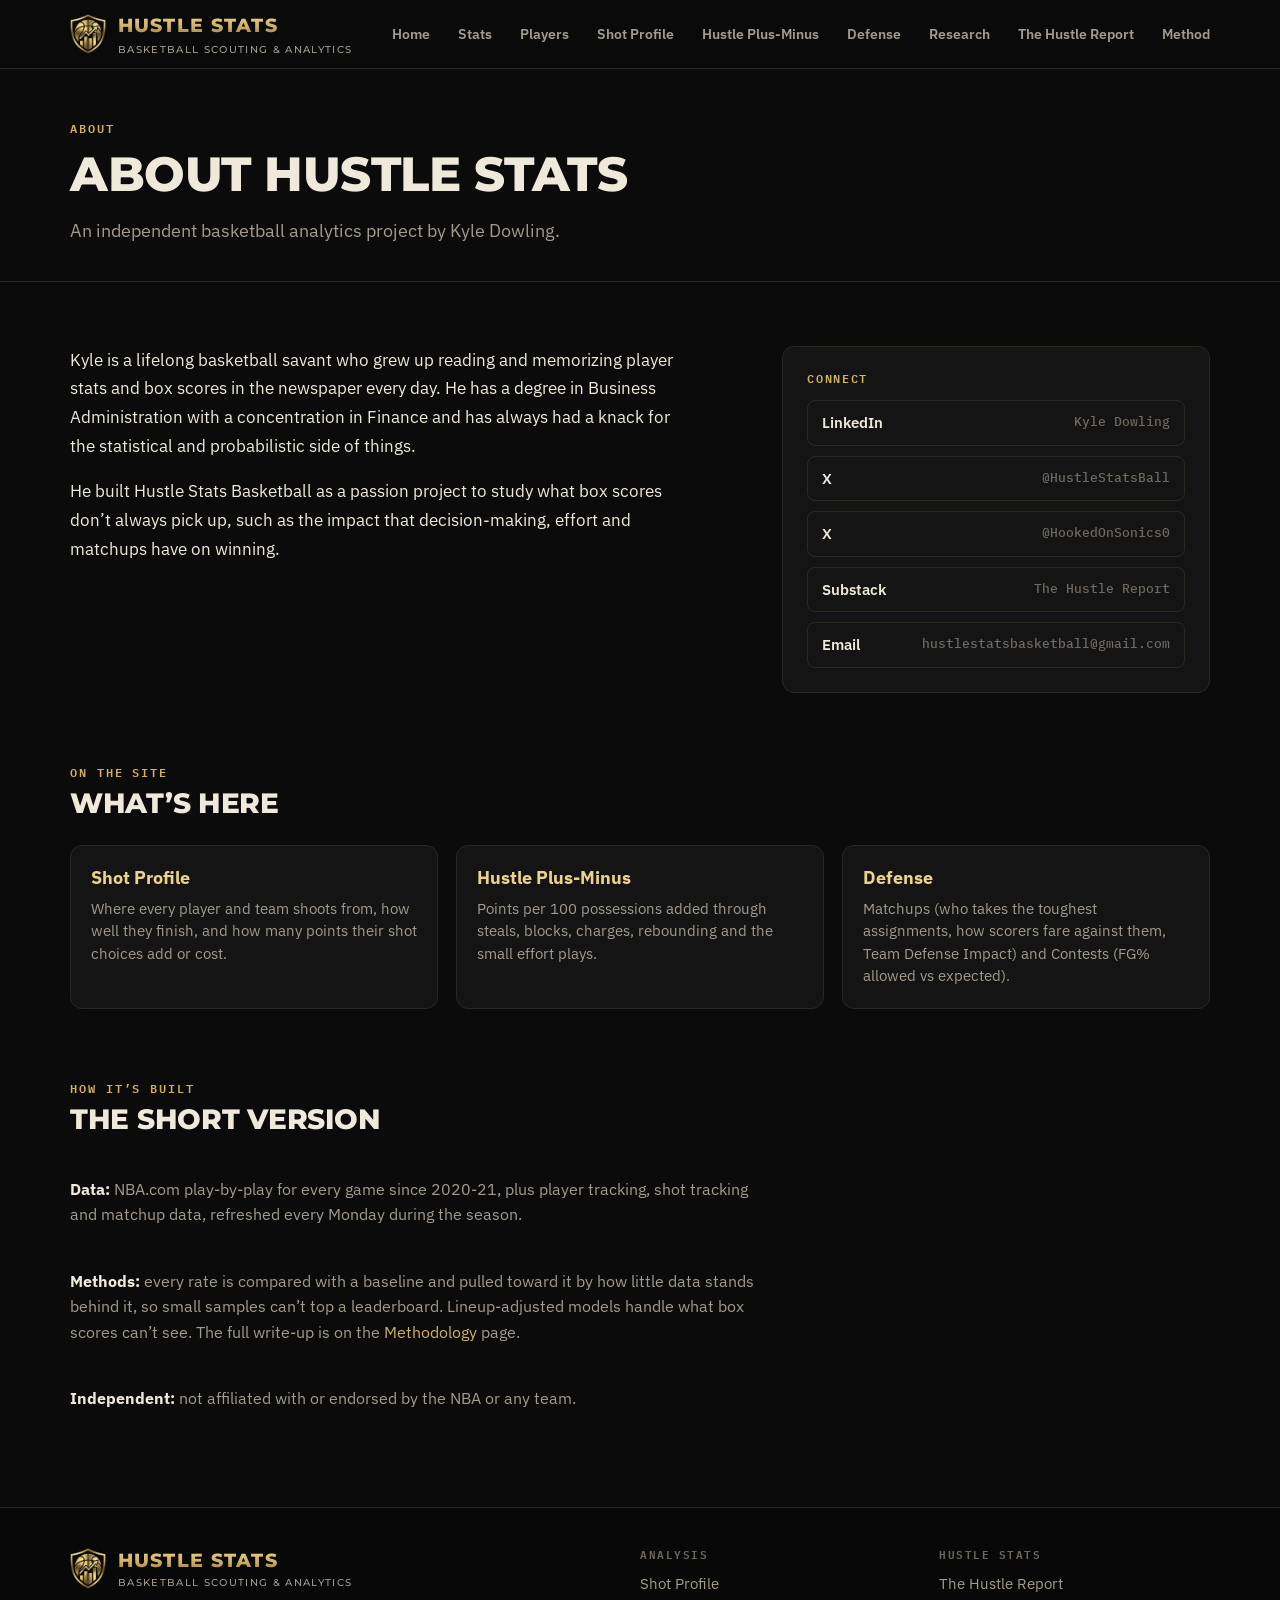
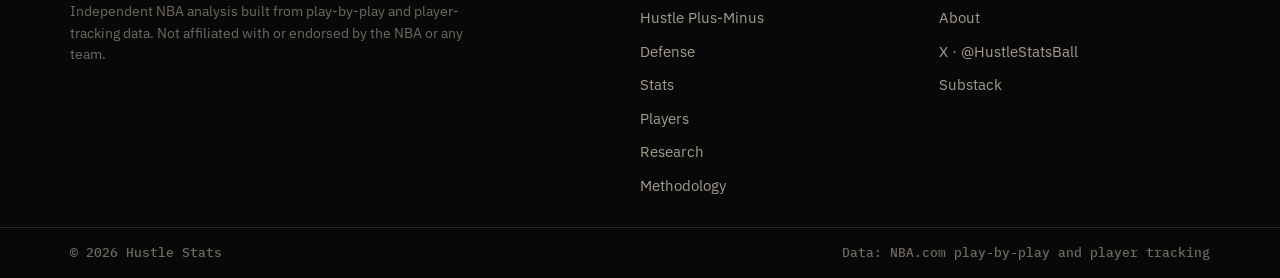
<file: public/about.html>
<!DOCTYPE html>
<html lang="en"><head><meta charset="utf-8">
<title>About · Hustle Stats</title>
<meta name="viewport" content="width=device-width, initial-scale=1, viewport-fit=cover">
<meta name="claude:viewport-fit-sides" content="cover">
<meta name="description" content="About Hustle Stats, an independent basketball analytics project by Kyle Dowling.">
<link rel="canonical" href="https://hustlestatsbasketball.com/about">
<meta property="og:type" content="website"><meta property="og:site_name" content="Hustle Stats">
<meta property="og:title" content="About · Hustle Stats"><meta property="og:description" content="About Hustle Stats, an independent basketball analytics project by Kyle Dowling.">
<meta property="og:url" content="https://hustlestatsbasketball.com/about"><meta property="og:image" content="https://hustlestatsbasketball.com/assets/og/home.png">
<meta property="og:image:width" content="1200"><meta property="og:image:height" content="630">
<meta property="og:image:alt" content="About · Hustle Stats: Hustle Stats basketball analytics">
<meta name="twitter:card" content="summary_large_image"><meta name="twitter:site" content="@HustleStatsBall">
<meta name="twitter:title" content="About · Hustle Stats"><meta name="twitter:description" content="About Hustle Stats, an independent basketball analytics project by Kyle Dowling."><meta name="twitter:image" content="https://hustlestatsbasketball.com/assets/og/home.png">
<meta name="theme-color" content="#0b0b0c">
<link rel="icon" href="/assets/icon_32.png" sizes="32x32"><link rel="apple-touch-icon" href="/assets/icon_180.png">
<link rel="preconnect" href="https://fonts.googleapis.com"><link rel="preconnect" href="https://fonts.gstatic.com" crossorigin><link rel="stylesheet" href="https://fonts.googleapis.com/css2?family=IBM+Plex+Mono:wght@400;500;600&family=IBM+Plex+Sans:wght@400;500;600;700&family=Montserrat:wght@500;600;700;800&display=swap"><link rel="stylesheet" href="/assets/site.css"><style>
.ab-grid{display:grid;grid-template-columns:minmax(0,1.6fr) minmax(0,1fr);gap:28px;align-items:start}
@media (max-width:860px){.ab-grid{grid-template-columns:1fr}}
.ab-bio p{font-size:17px;line-height:1.7;color:var(--text);margin:0 0 16px;max-width:62ch}
.ab-card{background:var(--court);border:1px solid var(--line);border-radius:12px;padding:24px;display:flex;flex-direction:column;gap:14px}
.ab-card h3{font:600 12px/1.3 var(--f-data);letter-spacing:.14em;text-transform:uppercase;color:var(--gold);margin:0}
.ab-links{list-style:none;margin:0;padding:0;display:grid;gap:10px}
.ab-links a{display:flex;justify-content:space-between;gap:12px;padding:12px 14px;border:1px solid var(--line);border-radius:8px;color:var(--text);text-decoration:none;font:600 15px/1.3 var(--f-body);overflow-wrap:anywhere}
.ab-links a:hover{border-color:var(--gold);color:var(--gold-hi)}
.ab-links span{font:500 12.5px/1.3 var(--f-data);color:var(--faint);white-space:nowrap}
.ab-tools{display:grid;grid-template-columns:repeat(3,minmax(0,1fr));gap:18px}
@media (max-width:860px){.ab-tools{grid-template-columns:1fr}}
.ab-tools a{background:var(--court);border:1px solid var(--line);border-radius:12px;padding:20px;color:var(--text);text-decoration:none;display:flex;flex-direction:column;gap:8px}
.ab-tools a:hover{border-color:var(--gold)}
.ab-tools b{font:700 18px/1.3 var(--f-body);color:var(--gold-hi)}
.ab-tools span{font-size:14.5px;line-height:1.55;color:var(--mute)}
.ab-how{display:grid;gap:10px;max-width:70ch;color:var(--mute);font-size:15.5px;line-height:1.65}
.ab-how b{color:var(--text)}
</style>
</head><body>
<header class="site-header"><div class="wrap">
  <a class="brand" href="/" aria-label="Hustle Stats home"><img src="/assets/shield_sm.png" alt="" width="36" height="41">
    <span><b>Hustle Stats</b><small>Basketball scouting &amp; analytics</small></span></a>
  <nav class="nav" aria-label="Main"><a href="/">Home</a><a href="/stats">Stats</a><a href="/players">Players</a><a href="/shot-profile">Shot Profile</a><a href="/hustle-plus-minus">Hustle Plus-Minus</a><a href="/matchups">Defense</a><a href="/research">Research</a><a href="/hustle-report">The Hustle Report</a><a href="/methodology">Methodology</a><a href="/about" aria-current="page">About</a></nav>
</div></header>
<main>
<section class="page-head"><div class="wrap"><div class="eyebrow">About</div><h1>About Hustle Stats</h1>
<p>An independent basketball analytics project by Kyle Dowling.</p></div></section>

<section class="section"><div class="wrap ab-grid">
  <div class="ab-bio">
    <p>Kyle is a lifelong basketball savant who grew up reading and memorizing player stats and box scores in the newspaper every day. He has a degree in Business Administration with a concentration in Finance and has always had a knack for the statistical and probabilistic side of things.</p>
    <p>He built Hustle Stats Basketball as a passion project to study what box scores don’t always pick up, such as the impact that decision-making, effort and matchups have on winning.</p>
  </div>
  <aside class="ab-card">
    <h3>Connect</h3>
    <ul class="ab-links">
      <li><a href="https://www.linkedin.com/in/kyledowling/" rel="noopener">LinkedIn<span>Kyle Dowling</span></a></li>
      <li><a href="https://x.com/HustleStatsBall" rel="noopener">X<span>@HustleStatsBall</span></a></li>
      <li><a href="https://x.com/HookedOnSonics0" rel="noopener">X<span>@HookedOnSonics0</span></a></li>
      <li><a href="https://hustlestatsball.substack.com/" rel="noopener">Substack<span>The Hustle Report</span></a></li>
      <li><a href="mailto:hustlestatsbasketball@gmail.com">Email<span>hustlestatsbasketball@gmail.com</span></a></li>
    </ul>
  </aside>
</div></section>

<section class="section"><div class="wrap">
  <div class="section-head"><div><div class="eyebrow">On the site</div><h2>What’s here</h2></div></div>
  <div class="ab-tools">
    <a href="/shot-profile"><b>Shot Profile</b><span>Where every player and team shoots from, how well they finish, and how many points their shot choices add or cost.</span></a>
    <a href="/hustle-plus-minus"><b>Hustle Plus-Minus</b><span>Points per 100 possessions added through steals, blocks, charges, rebounding and the small effort plays.</span></a>
    <a href="/matchups"><b>Defense</b><span>Matchups (who takes the toughest assignments, how scorers fare against them, Team Defense Impact) and Contests (FG% allowed vs expected).</span></a>
  </div>
</div></section>

<section class="section"><div class="wrap">
  <div class="section-head"><div><div class="eyebrow">How it’s built</div><h2>The short version</h2></div></div>
  <div class="ab-how">
    <p><b>Data:</b> NBA.com play-by-play for every game since 2020-21, plus player tracking, shot tracking and matchup data, refreshed every Monday during the season.</p>
    <p><b>Methods:</b> every rate is compared with a baseline and pulled toward it by how little data stands behind it, so small samples can’t top a leaderboard. Lineup-adjusted models handle what box scores can’t see. The full write-up is on the <a href="/methodology">Methodology</a> page.</p>
    <p><b>Independent:</b> not affiliated with or endorsed by the NBA or any team.</p>
  </div>
</div></section>
</main>
<footer class="site-footer"><div class="wrap">
  <div><a class="brand" href="/"><img src="/assets/shield_sm.png" alt="" width="36" height="41"><span><b>Hustle Stats</b><small>Basketball scouting &amp; analytics</small></span></a>
    <p>Independent NBA analysis built from play-by-play and player-tracking data. Not affiliated with or endorsed by the NBA or any team.</p></div>
  <div><h4>Analysis</h4><ul><li><a href="/shot-profile">Shot Profile</a></li><li><a href="/hustle-plus-minus">Hustle Plus-Minus</a></li><li><a href="/matchups">Defense</a></li><li><a href="/stats">Stats</a></li><li><a href="/players">Players</a></li><li><a href="/research">Research</a></li><li><a href="/methodology">Methodology</a></li></ul></div>
  <div><h4>Hustle Stats</h4><ul><li><a href="/hustle-report">The Hustle Report</a></li><li><a href="/about">About</a></li><li><a href="https://x.com/HustleStatsBall" rel="noopener">X · @HustleStatsBall</a></li><li><a href="https://hustlestatsball.substack.com/" rel="noopener">Substack</a></li></ul></div>
</div>
<div class="legal"><div class="wrap"><span>© 2026 Hustle Stats</span><span>Data: NBA.com play-by-play and player tracking</span></div></div>
</footer>
</body></html>
</file>
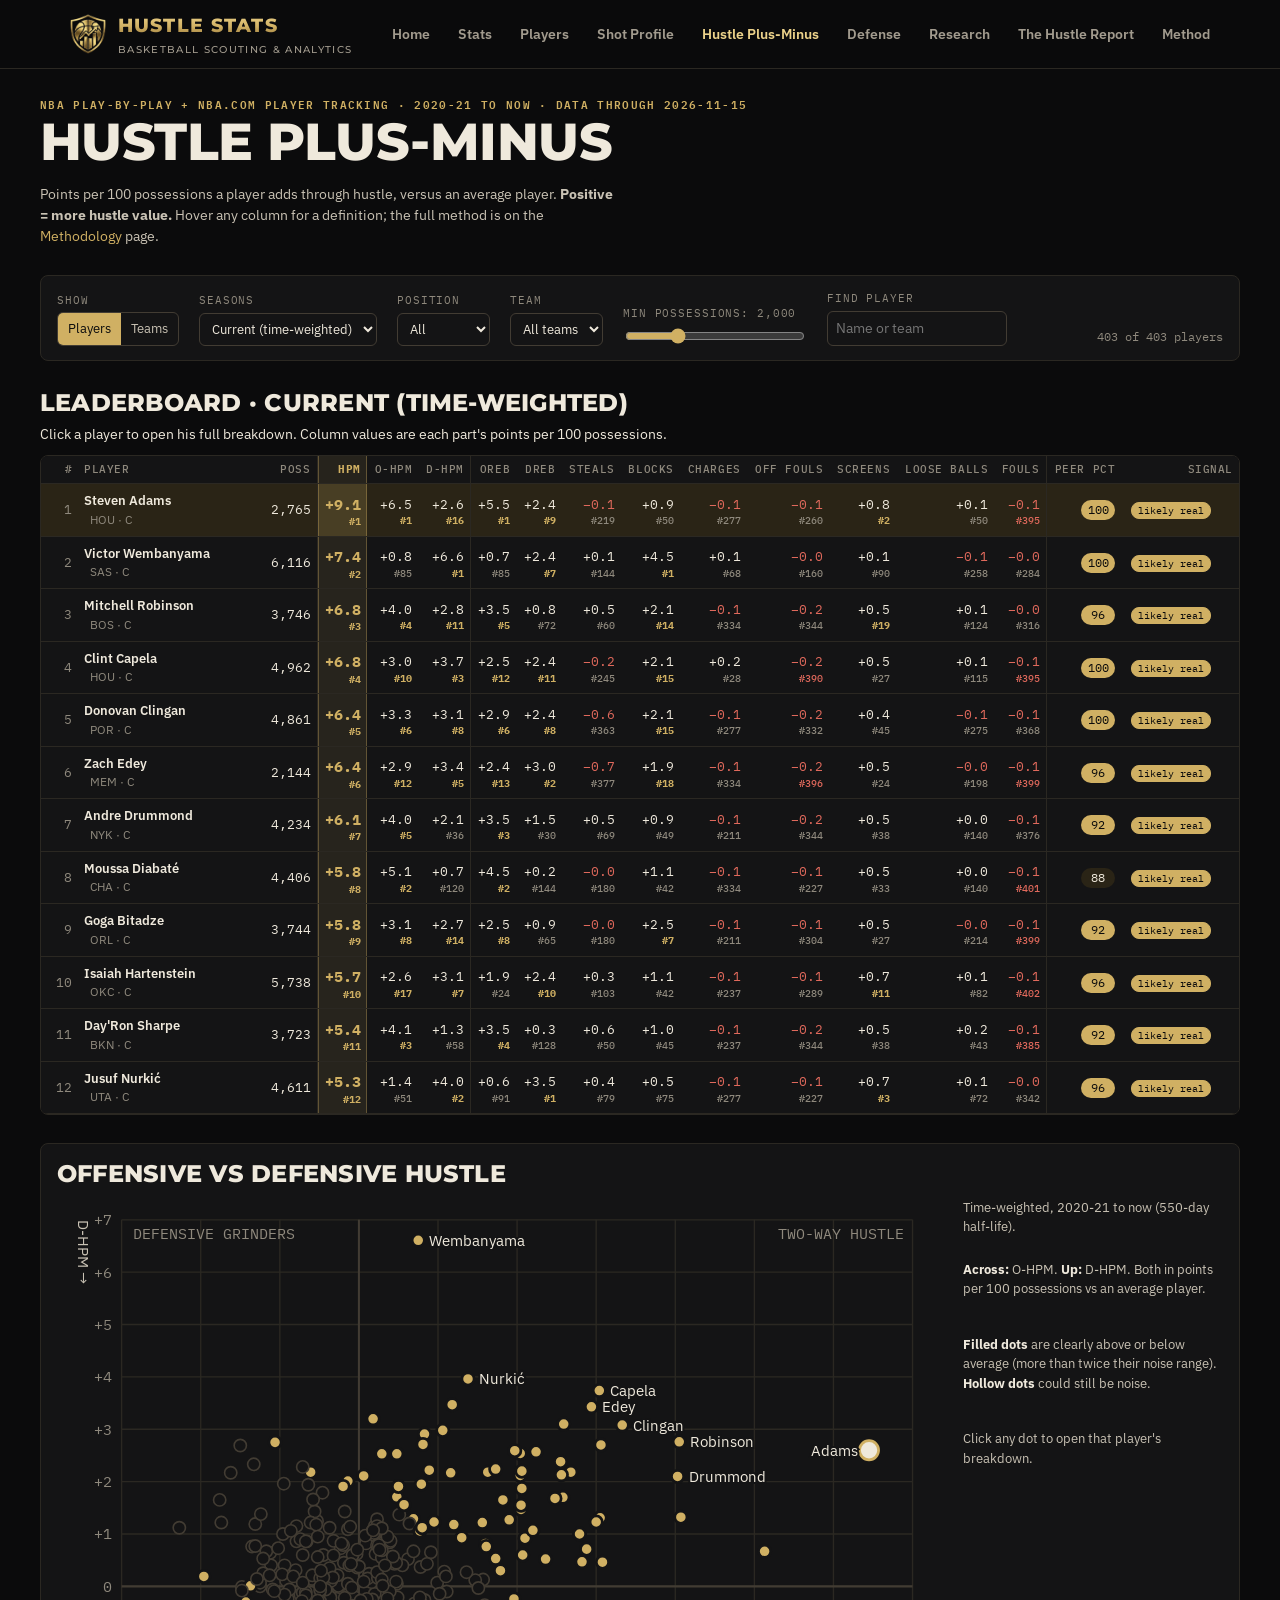
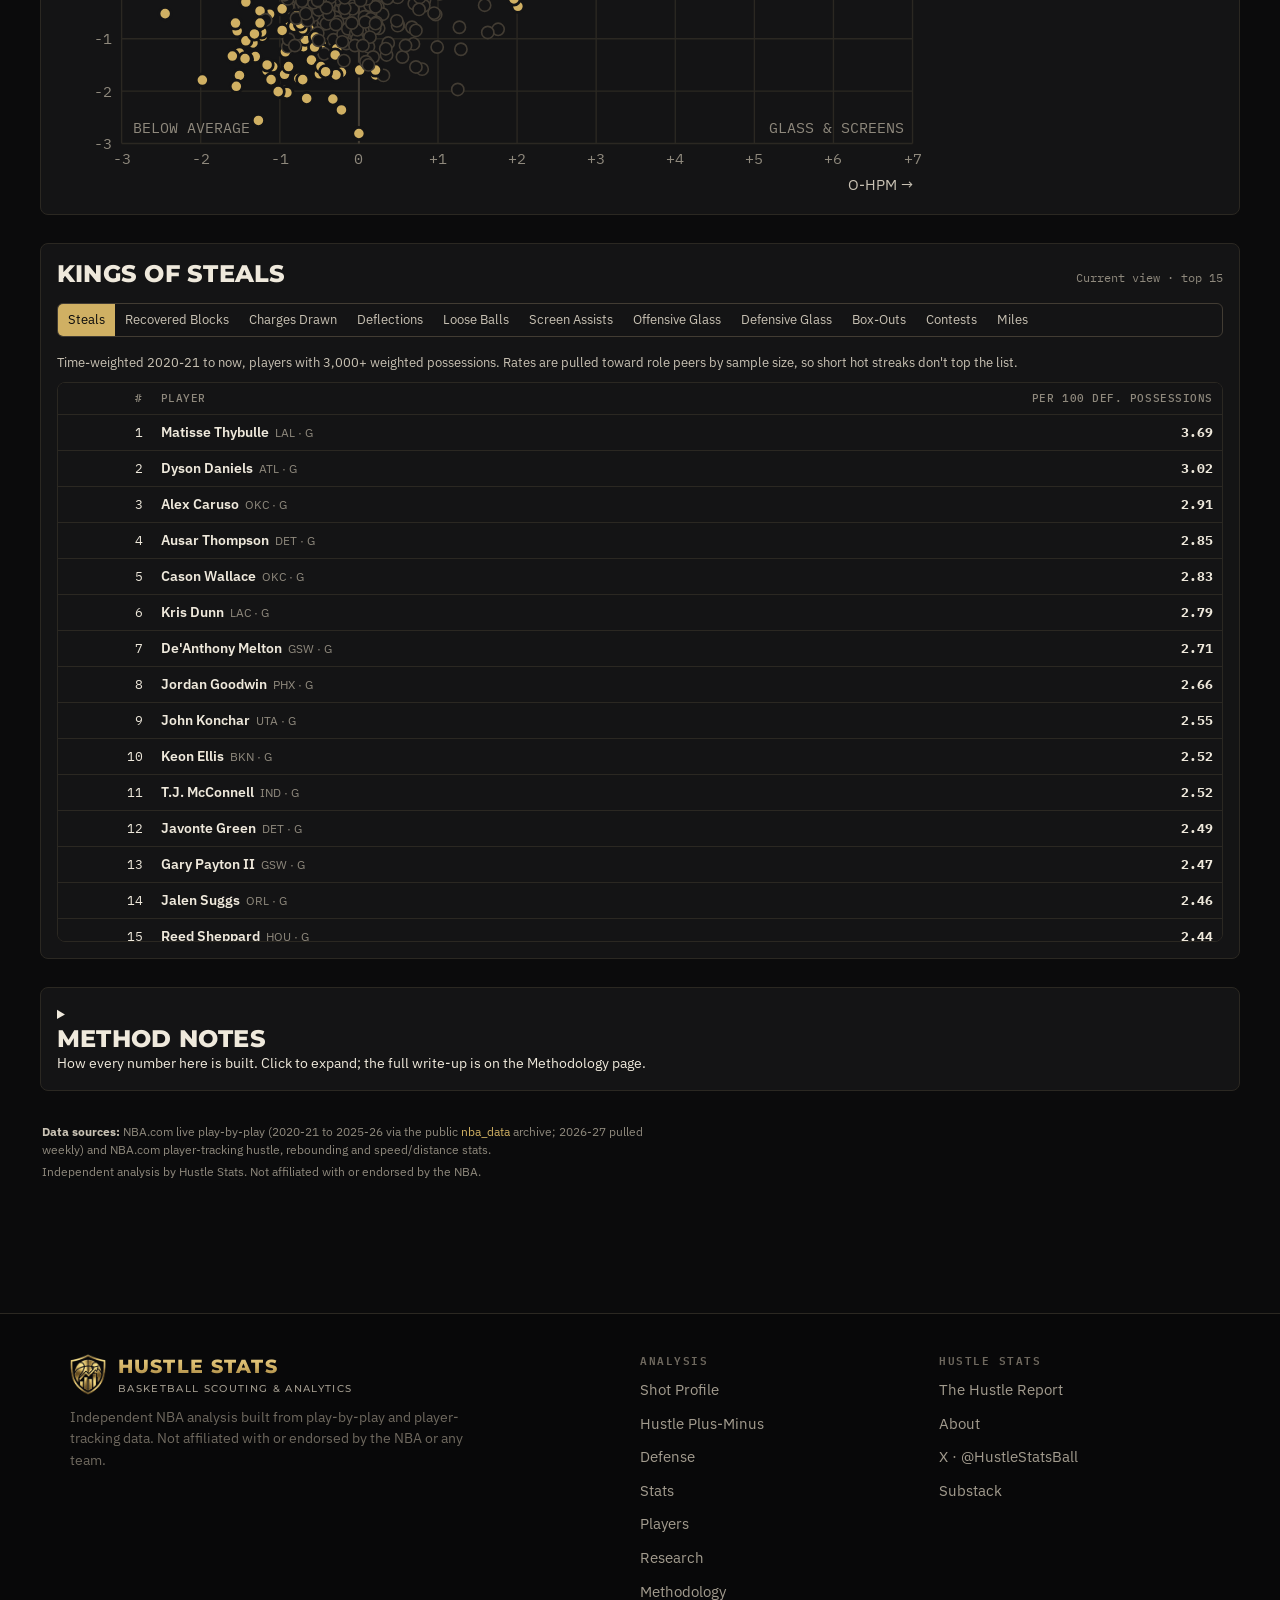
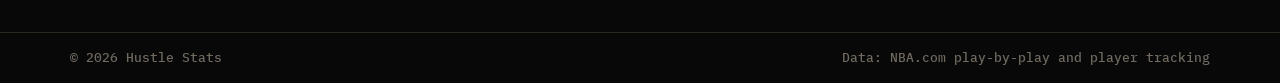
<file: public/hustle-plus-minus.html>
<!DOCTYPE html>
<html lang="en"><head><meta charset="utf-8">
<title>Hustle Plus-Minus · Hustle Stats</title>
<meta name="viewport" content="width=device-width, initial-scale=1, viewport-fit=cover">
<meta name="claude:viewport-fit-sides" content="cover">
<meta name="description" content="Points per 100 possessions NBA players add through hustle, split into offense and defense, with role-peer comparisons and team views.">
<link rel="canonical" href="https://hustlestatsbasketball.com/hustle-plus-minus">
<meta property="og:type" content="website"><meta property="og:site_name" content="Hustle Stats">
<meta property="og:title" content="Hustle Plus-Minus · Hustle Stats"><meta property="og:description" content="Points per 100 possessions NBA players add through hustle, split into offense and defense, with role-peer comparisons and team views.">
<meta property="og:url" content="https://hustlestatsbasketball.com/hustle-plus-minus"><meta property="og:image" content="https://hustlestatsbasketball.com/assets/og/hustle-plus-minus.png">
<meta property="og:image:width" content="1200"><meta property="og:image:height" content="630">
<meta property="og:image:alt" content="Hustle Plus-Minus · Hustle Stats: Hustle Stats basketball analytics">
<meta name="twitter:card" content="summary_large_image"><meta name="twitter:site" content="@HustleStatsBall">
<meta name="twitter:title" content="Hustle Plus-Minus · Hustle Stats"><meta name="twitter:description" content="Points per 100 possessions NBA players add through hustle, split into offense and defense, with role-peer comparisons and team views."><meta name="twitter:image" content="https://hustlestatsbasketball.com/assets/og/hustle-plus-minus.png">
<meta name="theme-color" content="#0b0b0c">
<link rel="icon" href="/assets/icon_32.png" sizes="32x32"><link rel="apple-touch-icon" href="/assets/icon_180.png">
<link rel="preconnect" href="https://fonts.googleapis.com"><link rel="preconnect" href="https://fonts.gstatic.com" crossorigin><link rel="stylesheet" href="https://fonts.googleapis.com/css2?family=IBM+Plex+Mono:wght@400;500;600&family=IBM+Plex+Sans:wght@400;500;600;700&family=Montserrat:wght@500;600;700;800&display=swap"><link rel="stylesheet" href="/assets/site.css"><link rel="stylesheet" href="/assets/hustle.css">
<script>function FOLD(s){return String(s).normalize('NFD').replace(/[\u0300-\u036f]/g,'').replace(/[łŁ]/g,'l').replace(/[đĐ]/g,'d').replace(/[øØ]/g,'o').replace(/ß/g,'ss').replace(/[æÆ]/g,'ae').toLowerCase();}</script></head><body>
<header class="site-header"><div class="wrap">
  <a class="brand" href="/" aria-label="Hustle Stats home"><img src="/assets/shield_sm.png" alt="" width="36" height="41">
    <span><b>Hustle Stats</b><small>Basketball scouting &amp; analytics</small></span></a>
  <nav class="nav" aria-label="Main"><a href="/">Home</a><a href="/stats">Stats</a><a href="/players">Players</a><a href="/shot-profile">Shot Profile</a><a href="/hustle-plus-minus" aria-current="page">Hustle Plus-Minus</a><a href="/matchups">Defense</a><a href="/research">Research</a><a href="/hustle-report">The Hustle Report</a><a href="/methodology">Methodology</a><a href="/about">About</a></nav>
</div></header>
<main>
<div class="app">
<header>
  <div class="eyebrow" id="eyebrow">NBA play-by-play + NBA.com player tracking · 2020-21 to now</div>
  <h1>Hustle Plus-Minus</h1>
  <p class="lede">Points per 100 possessions a player adds through hustle, versus an average player. <strong>Positive = more hustle value.</strong> Hover any column for a definition; the full method is on the <a href="/methodology#hpm">Methodology</a> page.</p>
  </header>

<div class="controls" role="group" aria-label="Filters">
  <div class="ctl"><span class="lab">Show</span><div class="seg" id="ent"></div></div>
  <div class="ctl"><label for="viewsf">Seasons</label><select id="viewsf"></select></div>
  <div class="ctl"><label for="posf">Position</label><select id="posf"><option value="all">All</option><option value="G">Guards</option><option value="F">Forwards</option><option value="C">Centers</option></select></div>
  <div class="ctl"><label for="teamf">Team</label><select id="teamf"><option value="all">All teams</option></select></div>
  <div class="ctl"><label for="minp">Min possessions: <span id="minpV"></span></label><input id="minp" type="range" min="500" max="6000" step="250" value="2000"></div>
  <div class="ctl"><label for="q" id="qlab">Find player</label><input id="q" type="search" placeholder="Name or team"></div>
  <div class="count" id="count"></div>
</div>

<section style="display:grid;gap:10px">
  <div style="display:flex;flex-wrap:wrap;gap:8px 16px;align-items:baseline;justify-content:space-between">
    <h2 id="lbtitle">Leaderboard</h2>
    <span class="note">Click a player to open his full breakdown. Column values are each part's points per 100 possessions.</span>
  </div>
  <div class="tablewrap"><table id="tbl"><thead><tr id="thead"></tr></thead><tbody id="tbody"></tbody></table></div>
</section>

<section class="panel chartpanel">
    <h2>Offensive vs defensive hustle</h2>
    <div class="chartrow"><div id="chart"></div>
      <div class="chartside"><p class="note" id="chartnote"></p>
        <p><b>Across:</b> O-HPM. <b>Up:</b> D-HPM. Both in points per 100 possessions vs an average player.</p>
        <p><b>Filled dots</b> are clearly above or below average (more than twice their noise range). <b>Hollow dots</b> could still be noise.</p>
        <p>Click any dot to open that player's breakdown.</p></div></div>
  </section>



<section class="panel" id="kings">
  <div style="display:flex;flex-wrap:wrap;gap:8px 16px;align-items:baseline;justify-content:space-between">
    <h2 id="ktitle">Kings of</h2><span class="count" id="kcount"></span>
  </div>
  <div class="seg" id="kseg" role="group" aria-label="Stat" style="margin:6px 0"></div>
  <p class="note" id="knote"></p>
  <div class="tablewrap" style="max-height:560px"><table id="kingtbl"><thead><tr><th>#</th><th class="l">Player</th><th id="kunit">Value</th></tr></thead><tbody id="kbody"></tbody></table></div>
</section>

<details class="panel methodbox"><summary><h2>Method notes</h2><span class="note">How every number here is built. Click to expand; the full write-up is on the Methodology page.</span></summary>
  <div class="method">
    <div>
      <h3 class="sub">Data</h3>
      <p>Play-by-play from NBA.com's live data feed for 2020-21 through the current season: about 1.46 million possessions, each tagged with the ten players on the floor (99.9% complete). Tracking stats (deflections, loose balls, screen assists, contests, box-outs, contested rebounds, distance and speed) come from NBA.com's player-tracking hustle data, pulled month by month. Charges match between the two sources player by player (r = 0.995).</p>
      <p>Each season is scaled to the six-season league rate before seasons are blended, because some tracking stats changed how they are counted. League deflections rose 24% from 2021-22 to 2025-26 while contests fell 19%. Charges fell 32% after the rule change.</p>
      <h3 class="sub">Points value of each play</h3>
      <p>Measured from possessions in 2023-24 to 2025-26. League average: <span id="pppv"></span> points per possession.</p>
      <div class="mtw"><table class="vals" id="valtbl"></table></div>
    </div>
    <div>
      <h3 class="sub">Rebounding impact</h3>
      <p>oREB and dREB Impact are lineup-adjusted (RAPM): a ridge regression of each possession's offensive rebound rate on all ten players, controlling for score margin (rubberband) and home court. Changes in rebound rate are converted to points: one percentage point of team offensive rebound rate is worth <span id="convv"></span> points per 100 possessions, since an offensive rebound leads to <span id="porv"></span> points on average.</p>
      <h3 class="sub">Learned weights</h3>
      <p>For stats without a direct points value, the weight is how much each one predicts lineup-adjusted impact beyond steals, blocks, charges and rebounding (controlling for role). Weights are pulled toward zero by their uncertainty. Points per 100 possessions, per one extra of the stat per 100:</p>
      <div class="mtw"><table class="vals" id="wtbl"></table></div>
      <p>Deflections, contests and box-outs add almost nothing once steals and rebounding are counted: the deflections that matter become steals, and box-outs show up in dREB Impact. They stay on the page as their own stats and in the Kings of section.</p>
    </div>
    <div>
      <h3 class="sub">Does it repeat?</h3>
      <p>Year-to-year correlation of single-season scores, players with 2,000+ possessions in both seasons:</p>
      <div class="mtw"><table class="vals" id="stbl"></table></div>
      <h3 class="sub">Noise</h3>
      <p>Each part's noise range comes from its sample size (counting stats) or the regression's uncertainty (rebounding impact). <b>Likely real</b> means HPM is more than twice its noise range away from zero.</p>
      <h3 class="sub">Teams</h3>
      <p>Team HPM is the possession-weighted hustle of the players who played for that team in the selected view, times five players on the floor. In the Current view that is each team's present roster, time-weighted.</p>
      <h3 class="sub">Not covered</h3>
      <ul>
        <li>Reach-in fouls aren't labeled in play-by-play; "other non-shooting fouls" is the closest available stand-in.</li>
        <li>Transition defense, closeouts and communication don't show up in either data source.</li>
        <li>Tracking stats are only available as player totals, so they can't be lineup-adjusted.</li>
      </ul>
    </div>
  </div>
</details>
<div class="app-foot" style="display:grid;gap:4px;padding:4px 2px 0;font-size:12px;color:var(--muted);max-width:90ch">
  <div><b style="color:var(--ink2)">Data sources:</b> NBA.com live play-by-play (2020-21 to 2025-26 via the public <a href="https://github.com/shufinskiy/nba_data" style="color:var(--accent)">nba_data</a> archive; 2026-27 pulled weekly) and NBA.com player-tracking hustle, rebounding and speed/distance stats.</div>
  <div>Independent analysis by Hustle Stats. Not affiliated with or endorsed by the NBA.</div>
</div>

<div class="pop" id="pop" hidden>
  <div class="pop-back" id="popBack"></div>
  <div class="pop-card" role="dialog" aria-modal="true" aria-labelledby="popTitle">
    <div class="pop-bar">
      <button type="button" class="pop-nav" id="popPrev" aria-label="Previous in leaderboard">‹ Prev</button>
      <span class="pop-pos" id="popPos"></span>
      <button type="button" class="pop-nav" id="popNext" aria-label="Next in leaderboard">Next ›</button>
      <button type="button" class="pop-x" id="popClose" aria-label="Close">✕</button>
    </div>
    <div class="pop-body"><div class="detail" id="detail" aria-live="polite"></div></div>
  </div>
</div>
</div>
</main>
<footer class="site-footer"><div class="wrap">
  <div><a class="brand" href="/"><img src="/assets/shield_sm.png" alt="" width="36" height="41"><span><b>Hustle Stats</b><small>Basketball scouting &amp; analytics</small></span></a>
    <p>Independent NBA analysis built from play-by-play and player-tracking data. Not affiliated with or endorsed by the NBA or any team.</p></div>
  <div><h4>Analysis</h4><ul><li><a href="/shot-profile">Shot Profile</a></li><li><a href="/hustle-plus-minus">Hustle Plus-Minus</a></li><li><a href="/matchups">Defense</a></li><li><a href="/stats">Stats</a></li><li><a href="/players">Players</a></li><li><a href="/research">Research</a></li><li><a href="/methodology">Methodology</a></li></ul></div>
  <div><h4>Hustle Stats</h4><ul><li><a href="/hustle-report">The Hustle Report</a></li><li><a href="/about">About</a></li><li><a href="https://x.com/HustleStatsBall" rel="noopener">X · @HustleStatsBall</a></li><li><a href="https://hustlestatsball.substack.com/" rel="noopener">Substack</a></li></ul></div>
</div>
<div class="legal"><div class="wrap"><span>© 2026 Hustle Stats</span><span>Data: NBA.com play-by-play and player tracking</span></div></div>
</footer>
<script>
(async()=>{
const D=await fetch('data/hustle.json').then(r=>r.json());

const M=D.meta,COMP=M.comp,DISP=M.disp,EXTRA=M.extra;
const OCOMP=['oREB Impact','Screen assists','Off. loose balls','Contested OREB'];
const DL={STL:'Steals',blk_rec:'Recovered blocks',blk_unrec:'Unrecovered blocks',CHG:'Charges drawn',OFD:'Other off. fouls drawn',DEFL:'Deflections',LBO:'Off. loose balls',LBD:'Def. loose balls',SA:'Screen assists',SAP:'Screen-assist points',CON:'Contested shots',BOX:'Box-outs → team reb',OREBC:'Contested OREB',DREBC:'Contested DREB',putA:'Putback attempts',putM:'Putbacks made',scp:'Pts after his OREB',pos:'Pts off his steals',LBF:'Loose-ball fouls',PF_other:'Other non-shooting fouls'};
const NEG=new Set(['LBF','PF_other','blk_unrec']);
const VL={};M.views.forEach(v=>VL[v.key]=v.label);
const POSL={G:'G',F:'F',C:'C','':'–'};
const state={ent:'players',view:'cur',pos:'all',team:'all',minp:2000,q:'',sort:'HPM',dir:-1,sel:null,open:false,king:'STL'};
try{const s=JSON.parse(localStorage.getItem('hpm1')||'{}');['ent','view','pos','team','minp','sort','dir','king'].forEach(k=>{if(s[k]!=null)state[k]=s[k];});}catch(e){}
if(!VL[state.view])state.view='cur';
const save=()=>{try{localStorage.setItem('hpm1',JSON.stringify({ent:state.ent,view:state.view,pos:state.pos,team:state.team,minp:state.minp,sort:state.sort,dir:state.dir,king:state.king}))}catch(e){}};
const f1=x=>x==null||isNaN(x)?'–':(x>0?'+':x<0?'−':'')+Math.abs(x).toFixed(1);
const f2=x=>x==null||isNaN(x)?'–':(+x).toFixed(2);
const pc=x=>x==null||isNaN(x)?'–':(x*100).toFixed(1)+'%';
const OR=n=>{const s=n%100>=11&&n%100<=13?'th':['th','st','nd','rd'][n%10]||'th';return n+s;};
const SN=n=>{const w=n.split(' ');return /^(Jr\.?|Sr\.?|II|III|IV)$/.test(w[w.length-1])&&w.length>2?w.slice(-2).join(' '):w[w.length-1];};

const SLUG=s=>s.normalize('NFD').replace(/[\u0300-\u036f]/g,'').toLowerCase().replace(/[^a-z0-9]+/g,'-').replace(/^-|-$/g,'');
function setHash(h){try{if(location.hash!=='#'+h)history.replaceState(null,'','#'+h);}catch(e){}}
const TEAMS=()=>state.ent==='teams';
function fromHash(){const h=decodeURIComponent(location.hash.slice(1));if(!h)return false;
  if(h.startsWith('team-')){const tmc=h.slice(5).toUpperCase();state.ent='teams';state.sel=tmc;state.open=true;return true;}
  const p=PL.find(x=>SLUG(x.n)===h);if(!p)return false;state.ent='players';state.pos='all';state.team='all';
  const vk=p.v[state.view]?state.view:'cur';state.view=vk;const u=U(p,vk);if(u&&u.poss<minFor(vk)){state.minp=500;}state.sel=p.id;state.open=true;return true;}
const PL=Object.entries(D.players).map(([pid,p],i)=>{p.pid=pid;p.id=i;return p;});
function U(p,vk){const a=p.v[vk];if(!a)return null;const c={};COMP.forEach((k,i)=>c[k]=a[10][i]);const s={},sr={};DISP.forEach((k,i)=>{s[k]=a[11][i];sr[k]=a[12][i];});const x={};EXTRA.forEach((k,i)=>x[k]=a[13][i]);
  return {HPM:a[0],O:a[1],D:a[2],sd:a[3],sdO:a[4],sdD:a[5],poss:a[6],tm:a[7],pos:a[8],pct:a[9],c,s,sr,x};}
function TU(row){const c={};COMP.forEach((k,i)=>c[k]=row[5][i]);return {tm:row[0],HPM:row[1],O:row[2],D:row[3],poss:row[4],c,top:row[6]};}
const REAL=(v,sd)=>sd&&Math.abs(v)>2*sd;
const NT=(v,sd)=>sd==null?'':(REAL(v,sd)?'<span class="tag real" title="More than twice its noise range (±'+(2*sd).toFixed(1)+')">likely real</span>':'<span class="tag" title="Within ±'+(2*sd).toFixed(1)+'">could be noise</span>');

function seg(id,opts,key,cb){const el=document.getElementById(id);opts.forEach(([v,l])=>{const b=document.createElement('button');b.type='button';b.textContent=l;b.dataset.v=v;b.onclick=()=>{state[key]=v;if(cb)cb();save();render();};el.appendChild(b);});return el;}
const entEl=seg('ent',[['players','Players'],['teams','Teams']],'ent',()=>{state.sel=null;});
const viewsEl=document.getElementById('viewsf');M.views.forEach(v=>{const o=document.createElement('option');o.value=v.key;o.textContent=v.key==='cur'?'Current (time-weighted)':v.label;viewsEl.appendChild(o);});viewsEl.onchange=()=>{state.view=viewsEl.value;save();render();};
const posEl=document.getElementById('posf'),teamEl=document.getElementById('teamf'),mpEl=document.getElementById('minp');
[...new Set(PL.flatMap(p=>Object.values(p.v).map(a=>a[7])).filter(Boolean))].sort().forEach(t=>{const o=document.createElement('option');o.value=t;o.textContent=t;teamEl.appendChild(o);});
posEl.value=state.pos;teamEl.value=state.team;if(teamEl.value!==state.team){state.team='all';teamEl.value='all';}mpEl.value=state.minp;
posEl.onchange=()=>{state.pos=posEl.value;save();render();};teamEl.onchange=()=>{state.team=teamEl.value;save();render();};
mpEl.oninput=()=>{state.minp=+mpEl.value;save();render();};
document.getElementById('q').oninput=e=>{state.q=e.target.value;render();};
// possessions scale: live season has fewer games
const maxPoss=vk=>Math.max(...PL.map(p=>p.v[vk]?p.v[vk][6]:0));
const MP={};M.views.forEach(v=>MP[v.key]=maxPoss(v.key));
const minFor=vk=>vk==='s2026'?Math.round(state.minp*MP.s2026/MP.s2025):state.minp;

const PCOLS=[{k:'rank',l:'#',ns:1},{k:'name',l:'Player',cls:'l'},{k:'poss',l:'Poss'},{k:'HPM',l:'HPM',g:1},{k:'O',l:'O-HPM'},{k:'D',l:'D-HPM'},
 {k:'c:oREB Impact',l:'oREB',g:1},{k:'c:dREB Impact',l:'dREB'},{k:'c:Steals',l:'Steals'},{k:'c:Blocks',l:'Blocks'},{k:'c:Charges',l:'Charges'},{k:'c:Off. fouls drawn',l:'Off fouls'},{k:'c:Screen assists',l:'Screens'},{k:'lb',l:'Loose balls'},{k:'fouls',l:'Fouls'},
 {k:'pct',l:'Peer pct',g:1},{k:'sig',l:'Signal',ns:1}];

const POP=document.getElementById('pop');let ORDER=[],LASTFOCUS=null;
function openPop(){if(!POP.hidden)return;LASTFOCUS=document.activeElement;state.open=true;POP.hidden=false;document.body.classList.add('popped');setTimeout(()=>document.getElementById('popClose').focus(),0);}
function closePop(){state.open=false;POP.hidden=true;document.body.classList.remove('popped');try{history.replaceState(null,'',location.pathname+location.search);}catch(e){}
  if(LASTFOCUS&&LASTFOCUS.focus)LASTFOCUS.focus();}
function pick(id){state.sel=id;openPop();render();}
function step(d){const i=ORDER.indexOf(state.sel);const j=i+d;if(i<0||j<0||j>=ORDER.length)return;state.sel=ORDER[j];render();document.querySelector('.pop').scrollTop=0;}
document.getElementById('popClose').onclick=closePop;document.getElementById('popBack').onclick=closePop;
document.getElementById('popPrev').onclick=()=>step(-1);document.getElementById('popNext').onclick=()=>step(1);
document.addEventListener('keydown',e=>{if(POP.hidden)return;if(e.key==='Escape')closePop();else if(e.key==='ArrowLeft')step(-1);else if(e.key==='ArrowRight')step(1);});
function popBar(){const i=ORDER.indexOf(state.sel);document.getElementById('popPrev').disabled=i<=0;document.getElementById('popNext').disabled=i<0||i>=ORDER.length-1;
  document.getElementById('popPos').textContent=i<0?'Not in the current list':`${i+1} of ${ORDER.length} · leaderboard order`;}
const thead=document.getElementById('thead');
PCOLS.forEach(c=>{const th=document.createElement('th');th.textContent=c.l;th.className=(c.cls||'')+(c.g?' grp':'');th.dataset.k=c.k;
  if(!c.ns){th.tabIndex=0;const go=()=>{if(state.sort===c.k)state.dir*=-1;else{state.sort=c.k;state.dir=c.k==='name'?1:-1;}save();render();};th.onclick=go;th.onkeydown=e=>{if(e.key==='Enter'||e.key===' '){e.preventDefault();go();}};}
  thead.appendChild(th);});
function val(u,k){if(k==='poss')return u.poss;if(k==='pct')return u.pct;if(k==='lb')return (u.c['Off. loose balls']||0)+(u.c['Def. loose balls']||0);if(k==='fouls')return (u.c['Loose-ball fouls']||0)+(u.c['Other fouls']||0);if(k.startsWith('c:'))return u.c[k.slice(2)];return u[k];}

let RKL=null,RKC={};
function rkN(key,fn,p){if(!RKL)return 0;let a=RKC[key];if(!a){a=RKL.map(fn).filter(v=>v!=null&&!isNaN(v)).sort((x,y)=>y-x);RKC[key]=a;}const v=fn(p);if(v==null||isNaN(v))return 0;let r=1;for(const x of a){if(x>v+1e-9)r++;else break;}return r;}
function RKS(key,fn,p,pre){const r=rkN(key,fn,p);if(!r)return '';const n=RKL.length;return `${pre||''}<span class="rk ${r<=Math.max(5,Math.round(n*.05))?'hi':r>n-Math.max(5,Math.round(n*.05))?'lo':''}" title="Rank among ${n}">#${r}</span>`;}

function playerList(){const vk=state.view,mn=minFor(vk);
  return PL.map(p=>{const u=U(p,vk);if(!u)return null;u.p=p;return u;}).filter(u=>u&&(u.poss>=mn||(state.q.trim()&&FOLD(u.p.n).includes(FOLD(state.q.trim()))))&&(state.pos==='all'||u.pos===state.pos)&&(state.team==='all'||u.tm===state.team));}
function teamList(){return (D.teams[state.view]||[]).map(TU);}

function render(){
  viewsEl.value=state.view;[[entEl,'ent']].forEach(([el,k])=>[...el.children].forEach(b=>b.setAttribute('aria-pressed',b.dataset.v===state[k])));
  const tm=TEAMS();[posEl,teamEl,mpEl].forEach(e=>{e.disabled=tm;});
  document.getElementById('minpV').textContent=minFor(state.view).toLocaleString();
  document.getElementById('qlab').textContent=tm?'Find team':'Find player';
  document.getElementById('tbl').classList.toggle('teams',tm);
  thead.querySelector('[data-k=name]').textContent=tm?'Team':'Player';thead.querySelector('[data-k=poss]').textContent=tm?'Team poss':'Poss';
  document.getElementById('lbtitle').textContent=(tm?'Team leaderboard · ':'Leaderboard · ')+VL[state.view];
  const live=state.view==='s2026'?' The 2026-27 season is in progress, so numbers are early and mostly noise.':'';
  document.getElementById('chartnote').textContent=(state.view==='cur'?'Time-weighted, 2020-21 to now (550-day half-life).':VL[state.view]+' only.')+live;
  document.getElementById('eyebrow').textContent=`NBA play-by-play + NBA.com player tracking · 2020-21 to now · data through ${M.through||M.ref}`;
  const list=tm?teamList():playerList();
  RKL=list;RKC={};
  const q=FOLD(state.q);const name=u=>tm?u.tm:u.p.n;const match=u=>q&&FOLD(name(u)+' '+(u.tm||'')).includes(q);
  const shown=q?list.filter(match):list;
  document.getElementById('count').textContent=`${shown.length} of ${list.length} ${tm?'teams':'players'}`;
  const sid=u=>tm?u.tm:u.p.id;
  if(state.sel==null||!list.find(u=>sid(u)===state.sel)){const t=[...list].sort((a,b)=>b.HPM-a.HPM)[0];state.sel=t?sid(t):null;}
  const k=state.sort;const sorted=[...shown].sort((a,b)=>k==='name'?name(a).localeCompare(name(b))*state.dir:((val(a,k)??-1e9)-(val(b,k)??-1e9))*state.dir);
  ORDER=sorted.map(sid);
  [...thead.children].forEach(th=>th.classList.toggle('sorted',th.dataset.k===k));{const ix=[...thead.children].findIndex(th=>th.dataset.k===k);document.getElementById('tbl').dataset.sc=ix>=0?ix+1:0;}
  const cell=(v,g,b,rk)=>`<td class="num${g?' grp':''}${v<0?' neg':''}">${b?'<strong>':''}${f1(v)}${b?'</strong>':''}${rk||''}</td>`;
  const R=(key,u)=>RKS(key,x=>val(x,key),u);
  document.getElementById('tbody').innerHTML=sorted.map((u,i)=>`<tr data-id="${sid(u)}" tabindex="0" class="${sid(u)===state.sel?'sel':''}">
    <td class="num dim">${i+1}</td><td class="l"><span class="pname">${tm?u.tm:u.p.n}</span>${tm?`<span class="meta">${u.top.map(t=>SN(t[0])).join(', ')}</span>`:`<span class="meta">${u.tm||'–'} · ${POSL[u.pos]||'–'}</span>`}</td>
    <td class="num">${Math.round(u.poss).toLocaleString()}</td>
    ${cell(u.HPM,1,1,R('HPM',u))}${cell(u.O,0,0,R('O',u))}${cell(u.D,0,0,R('D',u))}
    ${['c:oREB Impact','c:dREB Impact','c:Steals','c:Blocks','c:Charges','c:Off. fouls drawn','c:Screen assists','lb','fouls'].map((c,j)=>cell(val(u,c),j===0,0,R(c,u))).join('')}
    <td class="pctc grp">${u.pct==null?'–':`<span class="pct ${u.pct>=90?'top':''}">${u.pct}</span>`}</td><td class="sigc l">${tm?'':NT(u.HPM,u.sd)}</td></tr>`).join('');
  document.querySelectorAll('#tbody tr').forEach(tr=>{const go=()=>pick(tm?tr.dataset.id:+tr.dataset.id);tr.onclick=go;tr.onkeydown=e=>{if(e.key==='Enter')go();};});
  drawChart(list,match,sid,name);
  const cur=list.find(u=>sid(u)===state.sel);
  if(cur&&state.open)setHash(tm?'team-'+cur.tm.toLowerCase():SLUG(cur.p.n));
  popBar();
  tm?drawTeam(cur):drawDetail(cur);
  renderKings();
}

function drawChart(list,match,sid,name){
  const el=document.getElementById('chart');const Wd=640,H=440,m={l:44,r:16,t:16,b:40};const tm=TEAMS();
  if(!list.length){el.innerHTML='<p class="note">Nothing matches these filters.</p>';return;}
  const xs=list.map(u=>u.O),ys=list.map(u=>u.D);const pad=v=>Math.ceil(v);
  const x0=-pad(Math.max(2,-Math.min(...xs))),x1=pad(Math.max(2,...xs)),y0=-pad(Math.max(2,-Math.min(...ys))),y1=pad(Math.max(2,...ys));
  const Xs=v=>m.l+(v-x0)/(x1-x0)*(Wd-m.l-m.r),Ys=v=>H-m.b-(v-y0)/(y1-y0)*(H-m.t-m.b);
  const ticks=(a,b)=>{const st=(b-a)>12?2:1,t=[];for(let v=Math.ceil(a/st)*st;v<=b+1e-9;v+=st)t.push(v);return t;};
  let s=`<svg viewBox="0 0 ${Wd} ${H}" role="img" aria-label="Offensive versus defensive hustle">`;
  ticks(x0,x1).forEach(v=>{s+=`<line x1="${Xs(v)}" x2="${Xs(v)}" y1="${m.t}" y2="${H-m.b}" stroke="var(--grid)"/><text x="${Xs(v)}" y="${H-m.b+15}" text-anchor="middle" font-size="11" fill="var(--muted)" font-family="var(--mono)">${v>0?'+':''}${v}</text>`;});
  ticks(y0,y1).forEach(v=>{s+=`<line x1="${m.l}" x2="${Wd-m.r}" y1="${Ys(v)}" y2="${Ys(v)}" stroke="var(--grid)"/><text x="${m.l-7}" y="${Ys(v)+4}" text-anchor="end" font-size="11" fill="var(--muted)" font-family="var(--mono)">${v>0?'+':''}${v}</text>`;});
  s+=`<line x1="${Xs(0)}" x2="${Xs(0)}" y1="${m.t}" y2="${H-m.b}" stroke="var(--axis)" stroke-width="1.5"/><line x1="${m.l}" x2="${Wd-m.r}" y1="${Ys(0)}" y2="${Ys(0)}" stroke="var(--axis)" stroke-width="1.5"/>`;
  s+=`<text x="${Wd-m.r}" y="${H-6}" text-anchor="end" font-size="11" fill="var(--ink2)">O-HPM →</text><text transform="translate(12 ${m.t}) rotate(90)" font-size="11" fill="var(--ink2)">D-HPM →</text>`;
  const ql=(x,y,a,t)=>`<text x="${x}" y="${y}" text-anchor="${a}" font-size="11" fill="var(--muted)" font-family="var(--mono)">${t}</text>`;
  s+=ql(Wd-m.r-6,m.t+14,'end','TWO-WAY HUSTLE')+ql(m.l+8,m.t+14,'start','DEFENSIVE GRINDERS')+ql(Wd-m.r-6,H-m.b-8,'end','GLASS & SCREENS')+ql(m.l+8,H-m.b-8,'start','BELOW AVERAGE');
  const nm=list.filter(match).length;
  const ord=[...list].sort((a,b)=>(sid(a)===state.sel)-(sid(b)===state.sel)||(!!match(a))-(!!match(b)));
  const lab=new Set(tm?list.map(sid):[...list].sort((a,b)=>b.HPM-a.HPM).slice(0,7).map(sid).concat([...list].sort((a,b)=>b.D-a.D).slice(0,3).map(sid)));
  ord.forEach(u=>{const on=sid(u)===state.sel,dim=nm&&!match(u)&&!on,real=tm||REAL(u.HPM,u.sd);
    s+=`<circle cx="${Xs(u.O).toFixed(1)}" cy="${Ys(u.D).toFixed(1)}" r="${on?7:4.5}" fill="${on?'var(--ink)':real?'var(--pos)':'var(--surface)'}" fill-opacity="${dim?0.15:1}" stroke="${on?'var(--accent)':real?'var(--surface)':'var(--axis)'}" stroke-width="${on||real?2:1.2}"/>`;});
  ord.forEach(u=>{if(lab.has(sid(u))||sid(u)===state.sel||(match(u)&&nm<=6)){const x=Xs(u.O),r=x<Wd-120;s+=`<text x="${x+(r?8:-8)}" y="${Ys(u.D)+4}" text-anchor="${r?'start':'end'}" font-size="11" fill="var(--ink)" paint-order="stroke" stroke="var(--surface)" stroke-width="3">${tm?u.tm:SN(u.p.n)}</text>`;}});
  ord.forEach(u=>{s+=`<circle class="hit" data-id="${sid(u)}" cx="${Xs(u.O).toFixed(1)}" cy="${Ys(u.D).toFixed(1)}" r="10" fill="transparent" style="cursor:pointer"/>`;});
  s+='</svg><div class="tip" hidden></div>';el.innerHTML=s;
  const tip=el.querySelector('.tip'),svg=el.querySelector('svg');
  el.querySelectorAll('.hit').forEach(c=>{const u=list.find(x=>String(sid(x))===c.dataset.id);
    c.onmouseenter=()=>{const sc=svg.getBoundingClientRect().width/Wd;tip.innerHTML=`<b>${tm?u.tm:u.p.n+' · '+(u.tm||'')}</b>HPM ${f1(u.HPM)} · O ${f1(u.O)} · D ${f1(u.D)}`;tip.style.left=(+c.getAttribute('cx')*sc)+'px';tip.style.top=(+c.getAttribute('cy')*sc)+'px';tip.hidden=false;};
    c.onmouseleave=()=>{tip.hidden=true;};c.onclick=()=>pick(tm?u.tm:u.p.id);});
}

function bars(c){
  const mx=Math.max(1,...COMP.map(k=>Math.abs(c[k]||0)));
  const row=k=>{const v=c[k]||0,w=Math.abs(v)/mx*50;return `<div class="bar"><span class="lab" title="${k}">${k}</span><span class="track"><b></b><i style="${v>=0?`left:50%;width:${w}%`:`left:${50-w}%;width:${w}%`};background:${v>=0?'var(--pos)':'var(--neg)'}"></i></span><span class="val${v<0?' neg':''}">${f1(v)}</span></div>`;};
  return `<div class="bars"><div class="bar grp">Offensive hustle</div>${OCOMP.map(row).join('')}<div class="bar grp">Defensive hustle</div>${COMP.filter(k=>!OCOMP.includes(k)).map(row).join('')}</div>`;
}
function seasonChart(p){
  const ks=['s2020','s2021','s2022','s2023','s2024','s2025','s2026'];const pts=ks.map((k,i)=>{const u=U(p,k);return u?{i,v:u.HPM,sd:u.sd,poss:u.poss}:null;}).filter(Boolean);
  if(pts.length<1)return '<p class="note">No single-season scores.</p>';
  const Wd=320,H=130,m={l:30,r:8,t:10,b:20};const vals=pts.flatMap(q=>[q.v+q.sd,q.v-q.sd]);
  const lo=Math.floor(Math.min(0,...vals)),hi=Math.ceil(Math.max(0,...vals))||1;
  const Xs=i=>m.l+(i+0.5)/7*(Wd-m.l-m.r),Ys=v=>H-m.b-(v-lo)/(hi-lo)*(H-m.t-m.b);
  let s=`<svg viewBox="0 0 ${Wd} ${H}" role="img" aria-label="HPM by season">`;
  [lo,0,hi].forEach(v=>{s+=`<line x1="${m.l}" x2="${Wd-m.r}" y1="${Ys(v)}" y2="${Ys(v)}" stroke="${v===0?'var(--axis)':'var(--grid)'}"/><text x="${m.l-4}" y="${Ys(v)+4}" text-anchor="end" font-size="10" fill="var(--muted)" font-family="var(--mono)">${v>0?'+':''}${v}</text>`;});
  ['20-21','21-22','22-23','23-24','24-25','25-26','26-27'].forEach((l,i)=>{s+=`<text x="${Xs(i)}" y="${H-5}" text-anchor="middle" font-size="9" fill="var(--muted)" font-family="var(--mono)">${l}</text>`;});
  if(pts.length>1)s+=`<polyline points="${pts.map(q=>Xs(q.i)+','+Ys(q.v)).join(' ')}" fill="none" stroke="var(--pos)" stroke-width="2"/>`;
  pts.forEach(q=>{s+=`<line x1="${Xs(q.i)}" x2="${Xs(q.i)}" y1="${Ys(q.v+q.sd)}" y2="${Ys(q.v-q.sd)}" stroke="var(--pos)" stroke-opacity=".4" stroke-width="2"/><circle cx="${Xs(q.i)}" cy="${Ys(q.v)}" r="4" fill="var(--pos)" stroke="var(--surface)" stroke-width="1.5"><title>${Math.round(q.poss)} poss</title></circle>`;});
  return s+'</svg>';
}
function drawDetail(u){
  const el=document.getElementById('detail');if(!u){el.innerHTML='<p class="note">No players match these filters.</p>';return;}
  const p=u.p,n=RKL.length,vk=state.view;
  let pts,ptsl;if(vk==='cur'){const s=U(p,'s2025')||U(p,'s2026');pts=s?u.HPM*s.poss/100:null;ptsl=s?(U(p,'s2025')?'at his 2025-26 workload':'at his 2026-27 workload'):'';}else{pts=u.HPM*u.poss/100;ptsl=vk==='s2026'?'season to date':'season';}
  const lgv=M.lg[vk]||{};
  const rows=DISP.map(k=>`<tr><td class="l">${DL[k]}</td><td class="num"><strong>${f2(u.s[k])}</strong></td><td class="num dim">${f2(u.sr[k])}</td><td class="num dim">${f2(lgv[k])}</td><td class="num">${RKS('s'+k,x=>NEG.has(k)?-x.s[k]:x.s[k],u)}</td></tr>`).join('');
  const xr=[['OREB% (his share of available)','OREB%',pc],['DREB% (his share of available)','DREB%',pc],['Block recovery rate','blkrec%',pc],['Pts per steal (team, that possession)','pos_per_stl',f2],['Miles per 36 min','miles36',f2],['Average speed (mph)','speed',f2]]
    .map(([l,k,f])=>`<tr><td class="l">${l}</td><td class="num"><strong>${f(u.x[k])}</strong></td><td></td><td></td><td class="num">${RKS('x'+k,x=>x.x[k],u)}</td></tr>`).join('');
  el.innerHTML=`<div class="eyebrow">${u.tm||'–'} · ${POSL[u.pos]||'–'} · ${VL[vk]} · ${Math.round(u.poss).toLocaleString()} possessions${vk==='cur'?' (time-weighted)':''}</div><h3 id="popTitle">${p.n}</h3>${p.team?'':`<a class="pplink" href="/player?p=${SLUG(p.n)}" style="display:inline-block;margin:2px 0 8px;font:600 13px var(--body,inherit);color:var(--accent,#d0b063)">Player page →</a>`}
  <div class="dgrid"><div class="dcol"><div class="kpis"><div class="kpi hi"><div class="k">HPM</div><div class="v">${f1(u.HPM)}</div><div class="s">${RKS('HPM',x=>x.HPM,u)}of ${n} ${NT(u.HPM,u.sd)}</div></div>
   <div class="kpi"><div class="k">O-HPM</div><div class="v">${f1(u.O)}</div><div class="s">${RKS('O',x=>x.O,u)}${NT(u.O,u.sdO)}</div></div>
   <div class="kpi"><div class="k">D-HPM</div><div class="v">${f1(u.D)}</div><div class="s">${RKS('D',x=>x.D,u)}${NT(u.D,u.sdD)}</div></div>
   <div class="kpi"><div class="k">Pts added</div><div class="v">${pts==null?'–':(pts>0?'+':'')+pts.toFixed(0)}</div><div class="s">${ptsl}</div></div></div>
  <p class="note">${u.pct!=null?`Better than <b>${u.pct}%</b> of his 25 closest role peers.`:''} Noise range ±${(2*u.sd).toFixed(1)}.</p>
  <div class="splitbox"><div class="eyebrow">Where his hustle value comes from (pts per 100)</div>${bars(u.c)}</div>
  <div class="splitbox seasons"><div class="eyebrow">HPM by season (bars: ±1 noise SD)</div>${seasonChart(p)}</div>
  ${p.peers?`<div class="flag"><div class="peerlist"><b>Closest role peers:</b> ${p.peers.join(', ')}. Peers are matched on usage, playmaking, share of assisted makes, minutes per game and shot locations, never on hustle stats.</div></div>`:''}
  </div><div class="dcol"><div style="overflow-x:auto"><table class="stbl"><thead><tr><th class="l">Per 100 possessions</th><th>Estimate</th><th>Actual</th><th>League</th><th>Rank</th></tr></thead><tbody>${rows}${xr}</tbody></table></div>
  <p class="note">Estimate = his rate pulled toward his role peers' average by sample size; Actual = raw rate. Offensive stats are per 100 offensive possessions, defensive stats per 100 defensive possessions. For fouls and unrecovered blocks, fewer is ranked higher.</p></div></div>`;
}
function drawTeam(t){
  const el=document.getElementById('detail');if(!t){el.innerHTML='<p class="note">No teams.</p>';return;}
  el.innerHTML=`<div class="eyebrow">${VL[state.view]} · ${Math.round(t.poss).toLocaleString()} team possessions</div><h3 id="popTitle">${t.tm}</h3>
  <div class="kpis"><div class="kpi hi"><div class="k">Team HPM</div><div class="v">${f1(t.HPM)}</div><div class="s">${RKS('HPM',x=>x.HPM,t)}of ${RKL.length}</div></div>
   <div class="kpi"><div class="k">O-HPM</div><div class="v">${f1(t.O)}</div><div class="s">${RKS('O',x=>x.O,t)}</div></div>
   <div class="kpi"><div class="k">D-HPM</div><div class="v">${f1(t.D)}</div><div class="s">${RKS('D',x=>x.D,t)}</div></div>
   <div class="kpi"><div class="k">Top hustlers</div><div class="s" style="font-size:12px;color:var(--ink2)">${t.top.map(x=>`${x[0]} ${f1(x[1])}`).join('<br>')}</div></div></div>
  <div class="splitbox"><div class="eyebrow">Where the team's hustle value comes from (pts per 100)</div>${bars(t.c)}</div>
  <p class="note">Team HPM adds up the hustle of everyone who played for the team in this view, weighted by possessions, with five players on the floor.${state.view==='cur'?' In the Current view this is each team\'s present roster, time-weighted.':''}</p>`;
}
const kseg=document.getElementById('kseg');
Object.entries(D.kings).forEach(([k,v])=>{const b=document.createElement('button');b.type='button';b.dataset.v=k;b.textContent=v.title.replace(/^the /,'');b.onclick=()=>{state.king=k;save();renderKings();};kseg.appendChild(b);});
const PID={};PL.forEach(p=>PID[p.pid]=p.id);
function renderKings(){
  if(!D.kings[state.king])state.king='STL';const K=D.kings[state.king];[...kseg.children].forEach(b=>b.setAttribute('aria-pressed',b.dataset.v===state.king));
  document.getElementById('ktitle').textContent='Kings of '+K.title;document.getElementById('kunit').textContent=K.unit;
  document.getElementById('kcount').textContent='Current view · top 15';
  document.getElementById('knote').textContent='Time-weighted 2020-21 to now, players with 3,000+ weighted possessions. Rates are pulled toward role peers by sample size, so short hot streaks don\'t top the list.';
  document.getElementById('kbody').innerHTML=K.rows.map((r,i)=>`<tr class="click" data-pid="${r[0]}"><td class="num">${i+1}</td><td class="l"><span class="pname">${r[1]}</span><span class="meta">${r[2]||'–'} · ${POSL[r[3]]||'–'}</span></td><td class="num"><strong>${state.king.includes('Impact')?f1(r[4]):f2(r[4])}</strong></td></tr>`).join('');
  document.querySelectorAll('#kbody tr').forEach(tr=>tr.onclick=()=>{const id=PID[tr.dataset.pid];if(id==null)return;state.ent='players';state.view='cur';state.pos='all';state.team='all';posEl.value='all';teamEl.value='all';state.minp=500;mpEl.value=500;save();pick(id);});
}
function methodTables(){
  const V=M.values;document.getElementById('pppv').textContent='1.14';
  document.getElementById('valtbl').innerHTML=`<thead><tr><th class="l">Play</th><th>Points</th></tr></thead><tbody>
   <tr><td class="l">Steal (ends their possession; steal-started possessions score more)</td><td class="num">+${f2(V.STL)}</td></tr>
   <tr><td class="l">Block the defense recovers (shot value erased, possession ends)</td><td class="num">+1.47 avg</td></tr>
   <tr><td class="l">Block the offense recovers (shot erased, they keep the ball)</td><td class="num">+0.37 avg</td></tr>
   <tr><td class="l">Charge or other offensive foul drawn (dead ball)</td><td class="num">+${f2(V.CHG)}</td></tr>
   <tr><td class="l">Offensive rebound (points that follow)</td><td class="num">+${f2(M.pts_per_oreb)}</td></tr></tbody>`;
  document.getElementById('convv').textContent=f2(M.conv);document.getElementById('porv').textContent=f2(M.pts_per_oreb);
  const WL={SA:'Screen assists',LBO:'Off. loose balls',OREBC:'Contested OREB',DEFL:'Deflections',LBD:'Def. loose balls',CON:'Contested shots',BOX:'Box-outs → team reb',DREBC:'Contested DREB',LBF:'Loose-ball fouls',PF_other:'Other non-shooting fouls'};
  document.getElementById('wtbl').innerHTML=`<thead><tr><th class="l">Stat</th><th>Learned</th><th>± SE</th><th>Used</th></tr></thead><tbody>${Object.keys(WL).map(k=>{const side=['SA','LBO','OREBC'].includes(k)?'off':'def';const w=M.weights[side][k];return `<tr><td class="l">${WL[k]}</td><td class="num">${f2(w[0])}</td><td class="num dim">${f2(w[1])}</td><td class="num"><strong>${f2(M.iw[k])}</strong></td></tr>`;}).join('')}</tbody>`;
  const S=M.stab,ks=Object.keys(S);
  const sl=y=>`${String(y).slice(2)}-${String(+y+1).slice(2)}`;const lab=k=>`${sl(k.slice(0,4))}<br>→ ${sl(k.slice(4,8))}`;
  const rowsS=[['HPM','HPM'],['O-HPM','O'],['D-HPM','D'],['oREB Impact','oREB Impact'],['dREB Impact','dREB Impact'],['Steals','Steals'],['Blocks','Blocks'],['Charges','Charges'],['Screen assists','Screen assists'],['Deflections','Deflections']];
  document.getElementById('stbl').innerHTML=`<thead><tr><th class="l">Part</th>${ks.map(k=>`<th>${lab(k)}</th>`).join('')}</tr></thead><tbody>${rowsS.map(([l,c])=>`<tr><td class="l">${l}</td>${ks.map(k=>`<td class="num">${S[k][c]!=null?S[k][c].toFixed(2):'–'}</td>`).join('')}</tr>`).join('')}<tr><td class="l dim">Players</td>${ks.map(k=>`<td class="num dim">${S[k].n}</td>`).join('')}</tr></tbody>`;
}
if(fromHash()){state.open=false;openPop();}posEl.value=state.pos;teamEl.value=state.team;mpEl.value=state.minp;methodTables();render();
window.addEventListener('hashchange',()=>{if(fromHash()){posEl.value=state.pos;teamEl.value=state.team;mpEl.value=state.minp;POP.hidden=true;openPop();render();}});


(function(){const TIPS={"poss": ["Possessions", "Possessions played in this view."], "HPM": ["Hustle Plus-Minus", "Points he adds through hustle versus an average player. O-HPM + D-HPM."], "O": ["O-HPM", "Offensive hustle: offensive rebounding impact, screen assists and offensive loose balls."], "D": ["D-HPM", "Defensive hustle: steals, blocks, charges and offensive fouls drawn, defensive rebounding impact, deflections, loose balls and fouls."], "c:oREB Impact": ["oREB impact", "Offensive rebounding impact, lineup-adjusted: how much his team’s offensive rebound rate rises with him on the floor, in points."], "c:dREB Impact": ["dREB impact", "Defensive rebounding impact, lineup-adjusted: how well he keeps opponents off the offensive glass, in points."], "c:Steals": ["Steals", "Points from steals, valued by the possession each one starts."], "c:Blocks": ["Blocks", "Points from blocks. A block his team recovers is worth far more than one that goes back to the offense."], "c:Charges": ["Charges", "Points from charges drawn."], "c:Off. fouls drawn": ["Offensive fouls drawn", "Points from offensive fouls he draws other than charges."], "c:Screen assists": ["Screen assists", "Points from screen assists, at the small weight the data says they earn beyond the other parts."], "lb": ["Loose balls", "Points from offensive and defensive loose balls recovered."], "fouls": ["Fouls", "Points lost to loose-ball fouls and other non-shooting fouls. Fewer ranks higher."], "pct": ["Peer percentile", "Share of his 25 closest role peers whose HPM is below his."]},UNITS={"poss": "possessions", "pct": "percentile", "*": "pts / 100 poss"};const box=document.createElement('div');box.className='htip';box.hidden=true;box.setAttribute('role','tooltip');document.body.appendChild(box);
  const hov=matchMedia('(hover:hover)').matches;
  function prep(th){if(th.dataset.tipReady)return;th.dataset.tipReady=1;const t=TIPS[th.dataset.k];const body=t?t[1]:(th.title||'');if(!body)return;
    th.dataset.tip=body;th.removeAttribute('title');}
  function show(th){prep(th);const body=th.dataset.tip;if(!body)return;const t=TIPS[th.dataset.k];
    const head=t?t[0]:th.textContent.trim(),unit=th.closest('#tbl')?(UNITS[th.dataset.k]||UNITS['*']||''):'';
    box.innerHTML='<div class="hh"><span class="hl"></span>'+(unit?'<span class="hu"></span>':'')+'</div><div class="hb"></div>';
    box.querySelector('.hl').textContent=head;box.querySelector('.hl').innerHTML=box.querySelector('.hl').innerHTML.replace(/eFG%/g,'<span style="text-transform:none">eFG%</span>');if(unit)box.querySelector('.hu').textContent=unit;box.querySelector('.hb').textContent=body;
    box.hidden=false;box.classList.remove('up');const r=th.getBoundingClientRect(),w=box.offsetWidth,h=box.offsetHeight,c=r.left+r.width/2;
    let x=Math.min(Math.max(8,c-w/2),innerWidth-w-8),y=r.bottom+9;if(y+h>innerHeight-8){y=Math.max(8,r.top-h-9);box.classList.add('up');}
    box.style.left=x+'px';box.style.top=y+'px';box.style.setProperty('--cx',Math.min(Math.max(12,c-x),w-12)+'px');}
  const hide=()=>{box.hidden=true;};
  document.querySelectorAll('#thead,#kingtbl thead').forEach(h=>{
    const pick=e=>e.target.closest('th');
    if(hov){h.addEventListener('mouseover',e=>{const th=pick(e);if(th)show(th);});h.addEventListener('mouseleave',hide);}
    h.addEventListener('focusin',e=>{const th=pick(e);if(th)show(th);});h.addEventListener('focusout',hide);
    h.querySelectorAll('th').forEach(prep);});
  new MutationObserver(()=>document.querySelectorAll('#thead th,#kingtbl thead th').forEach(prep)).observe(document.querySelector('.app'),{subtree:true,childList:true});
  addEventListener('scroll',hide,{passive:true});
})();


})().catch(err=>{const m=document.createElement("p");m.className="load-err";m.textContent="The data for this page did not load. Refresh to try again.";document.querySelector(".app").prepend(m);console.error(err);});</script>
</body></html>
</file>
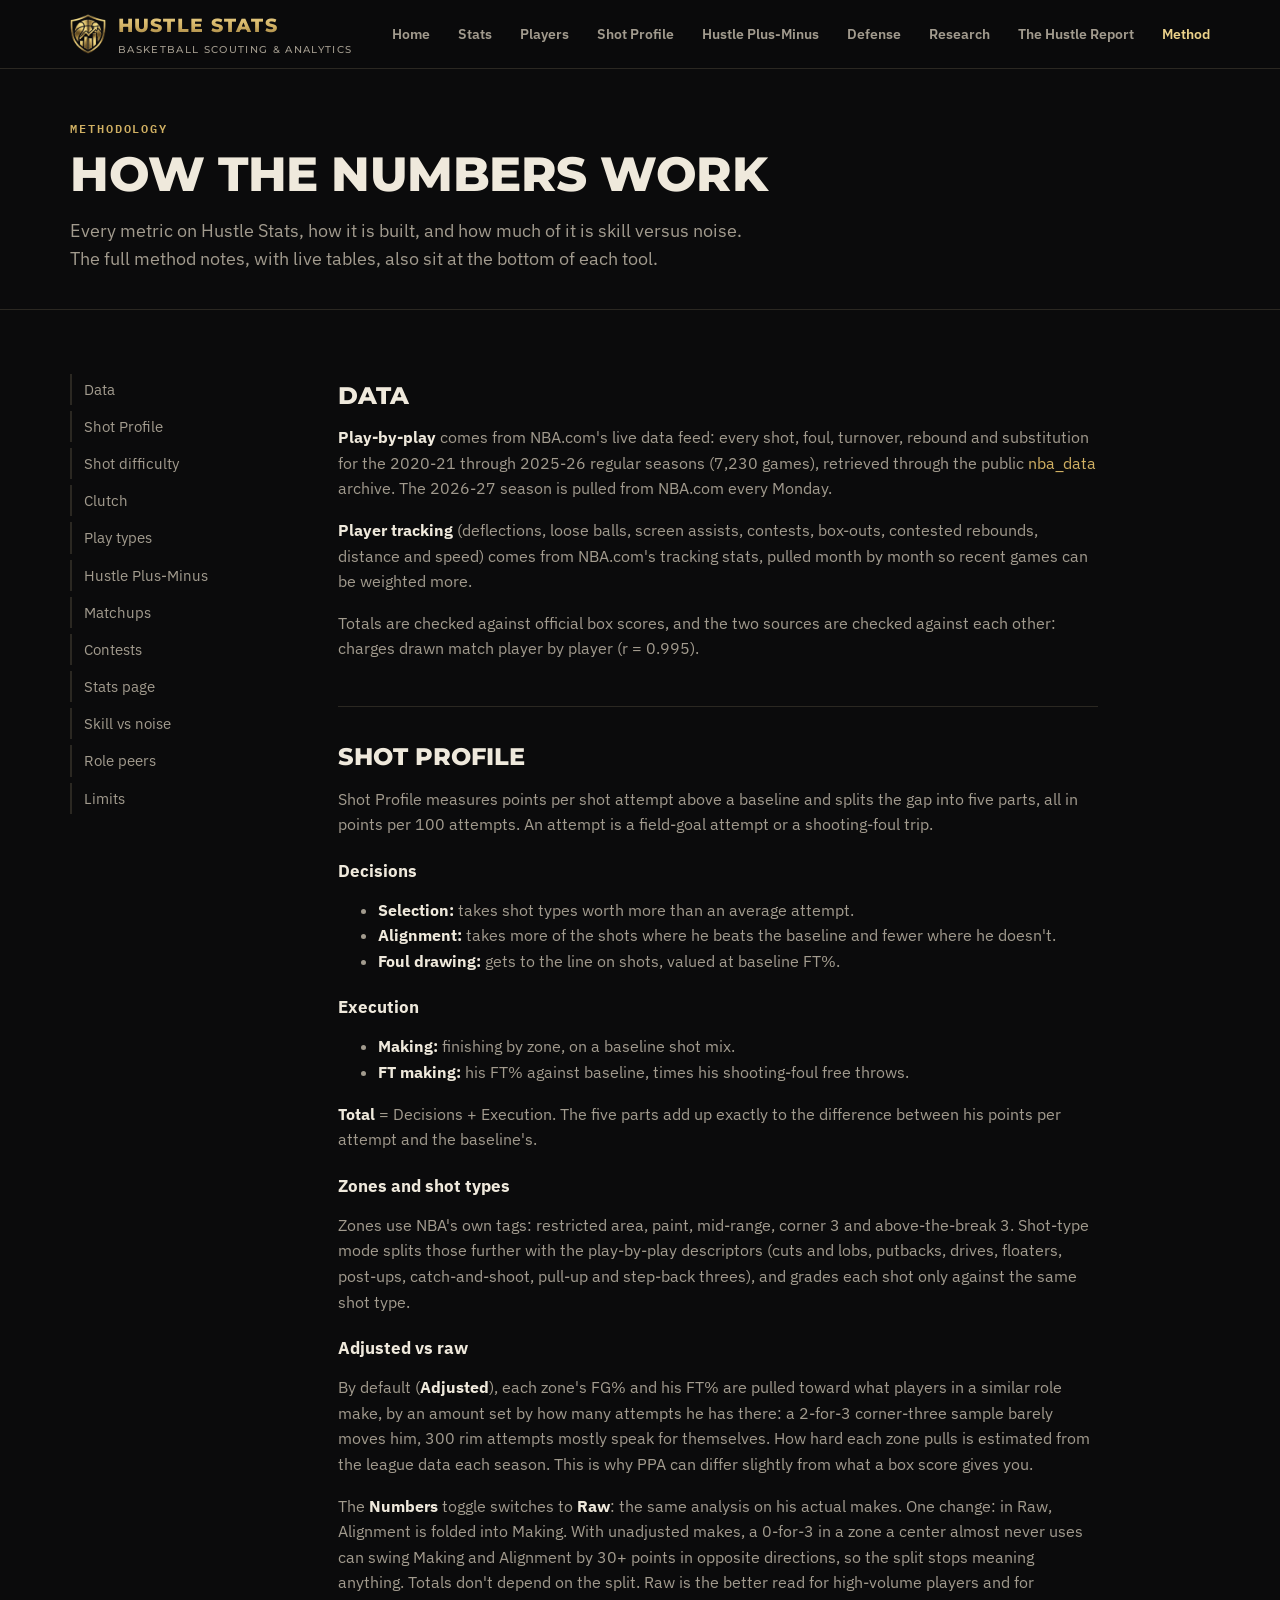
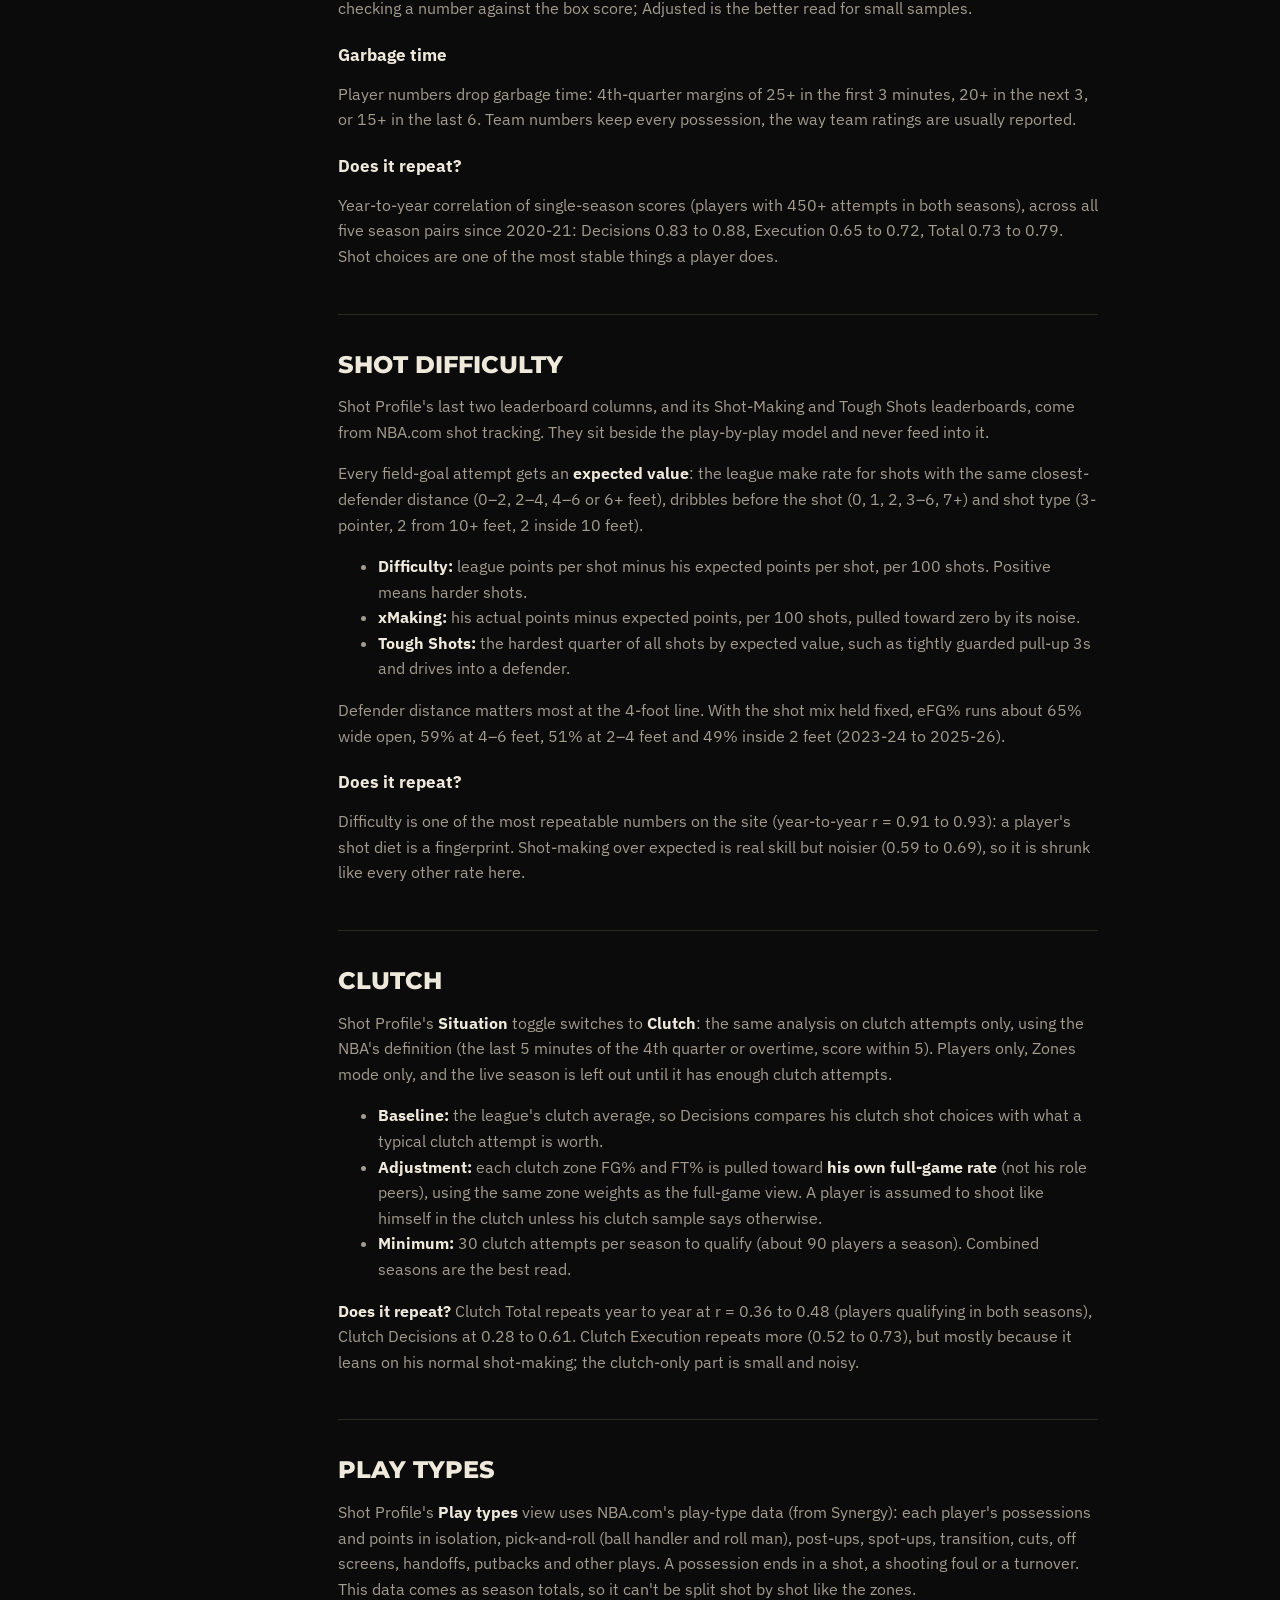
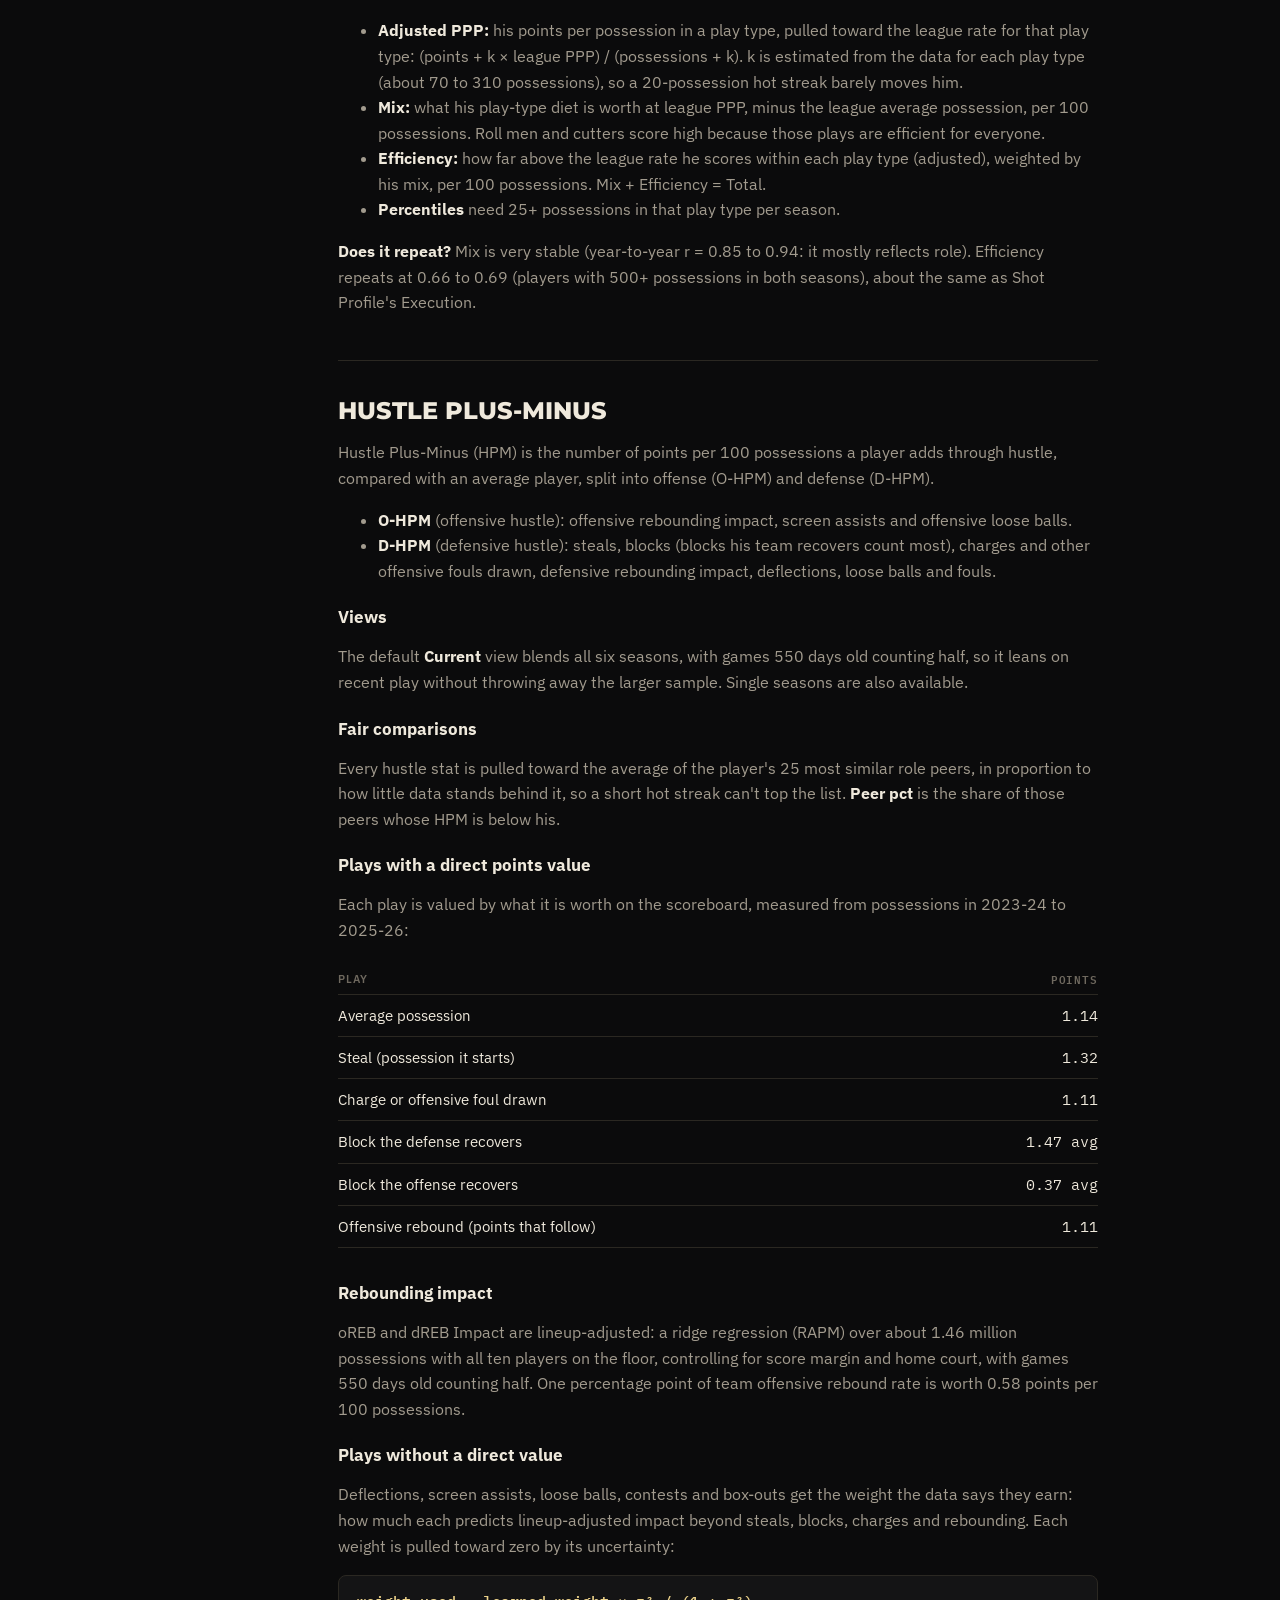
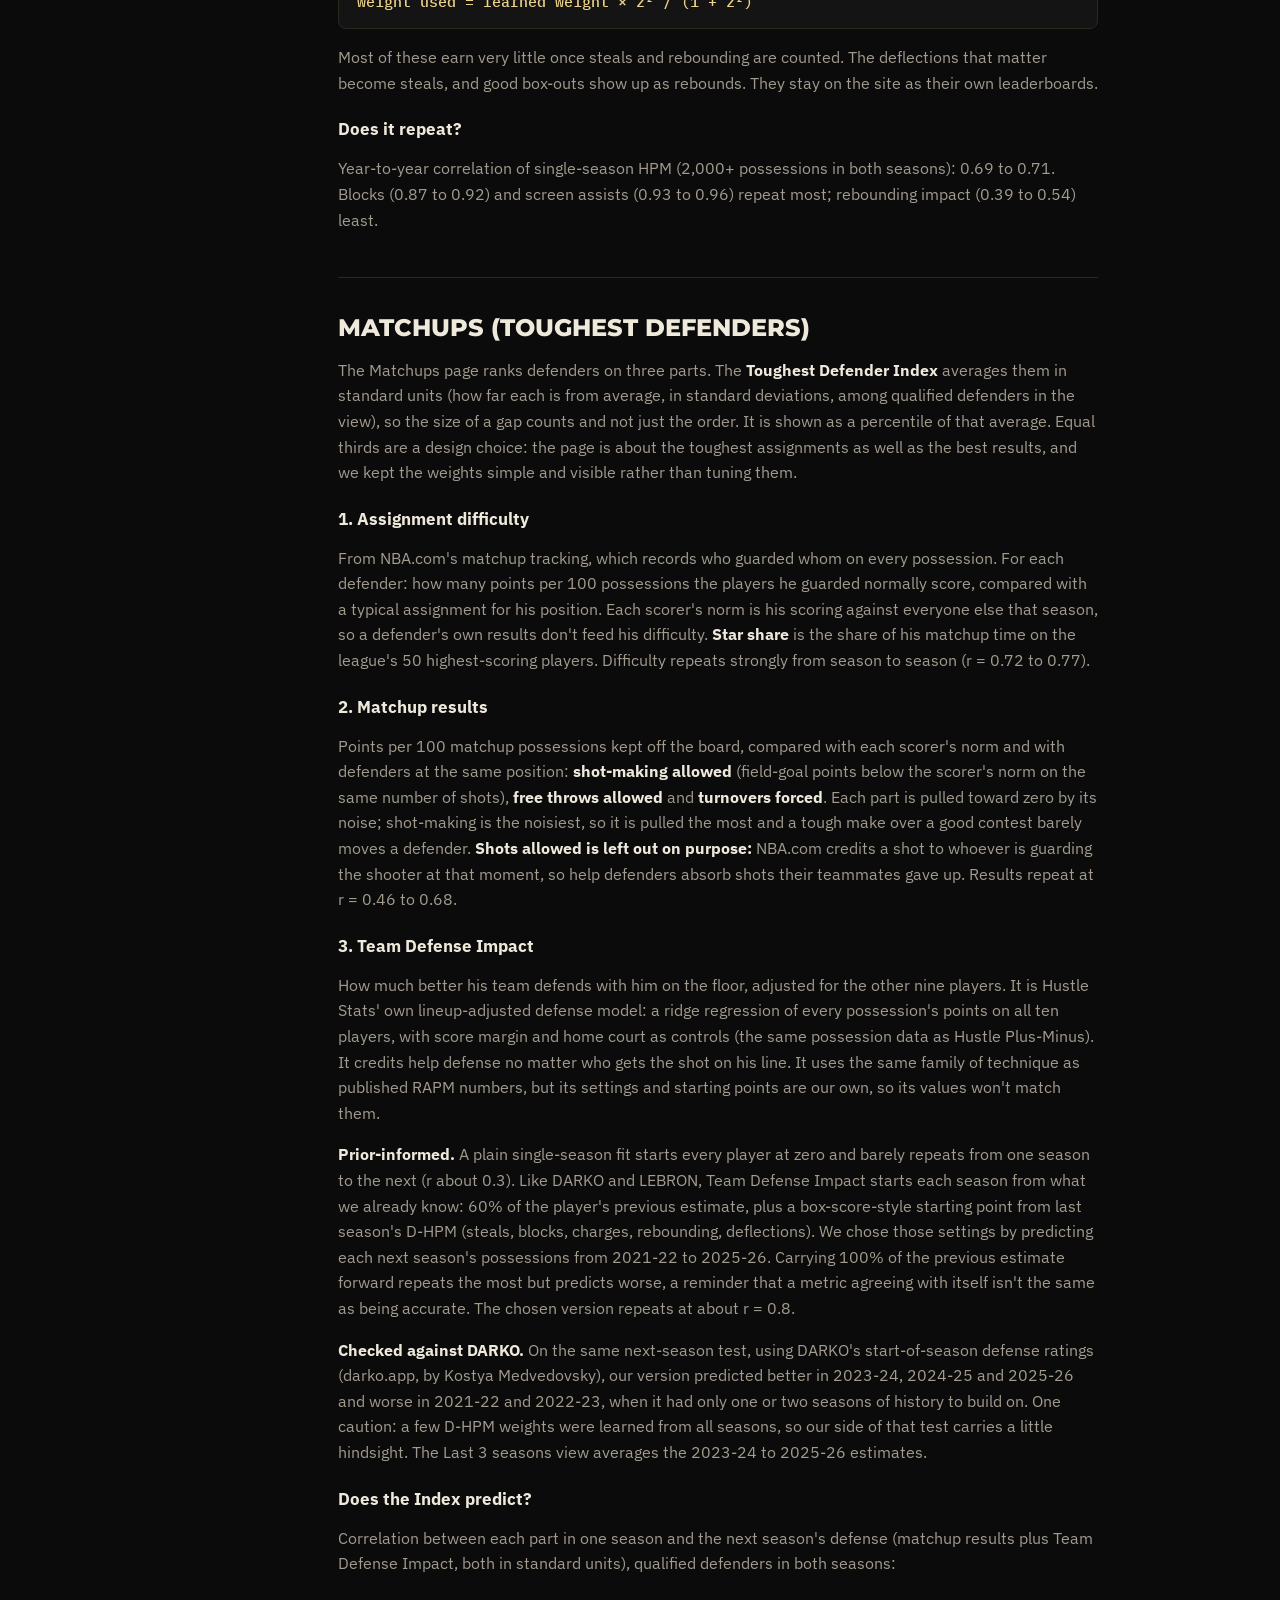
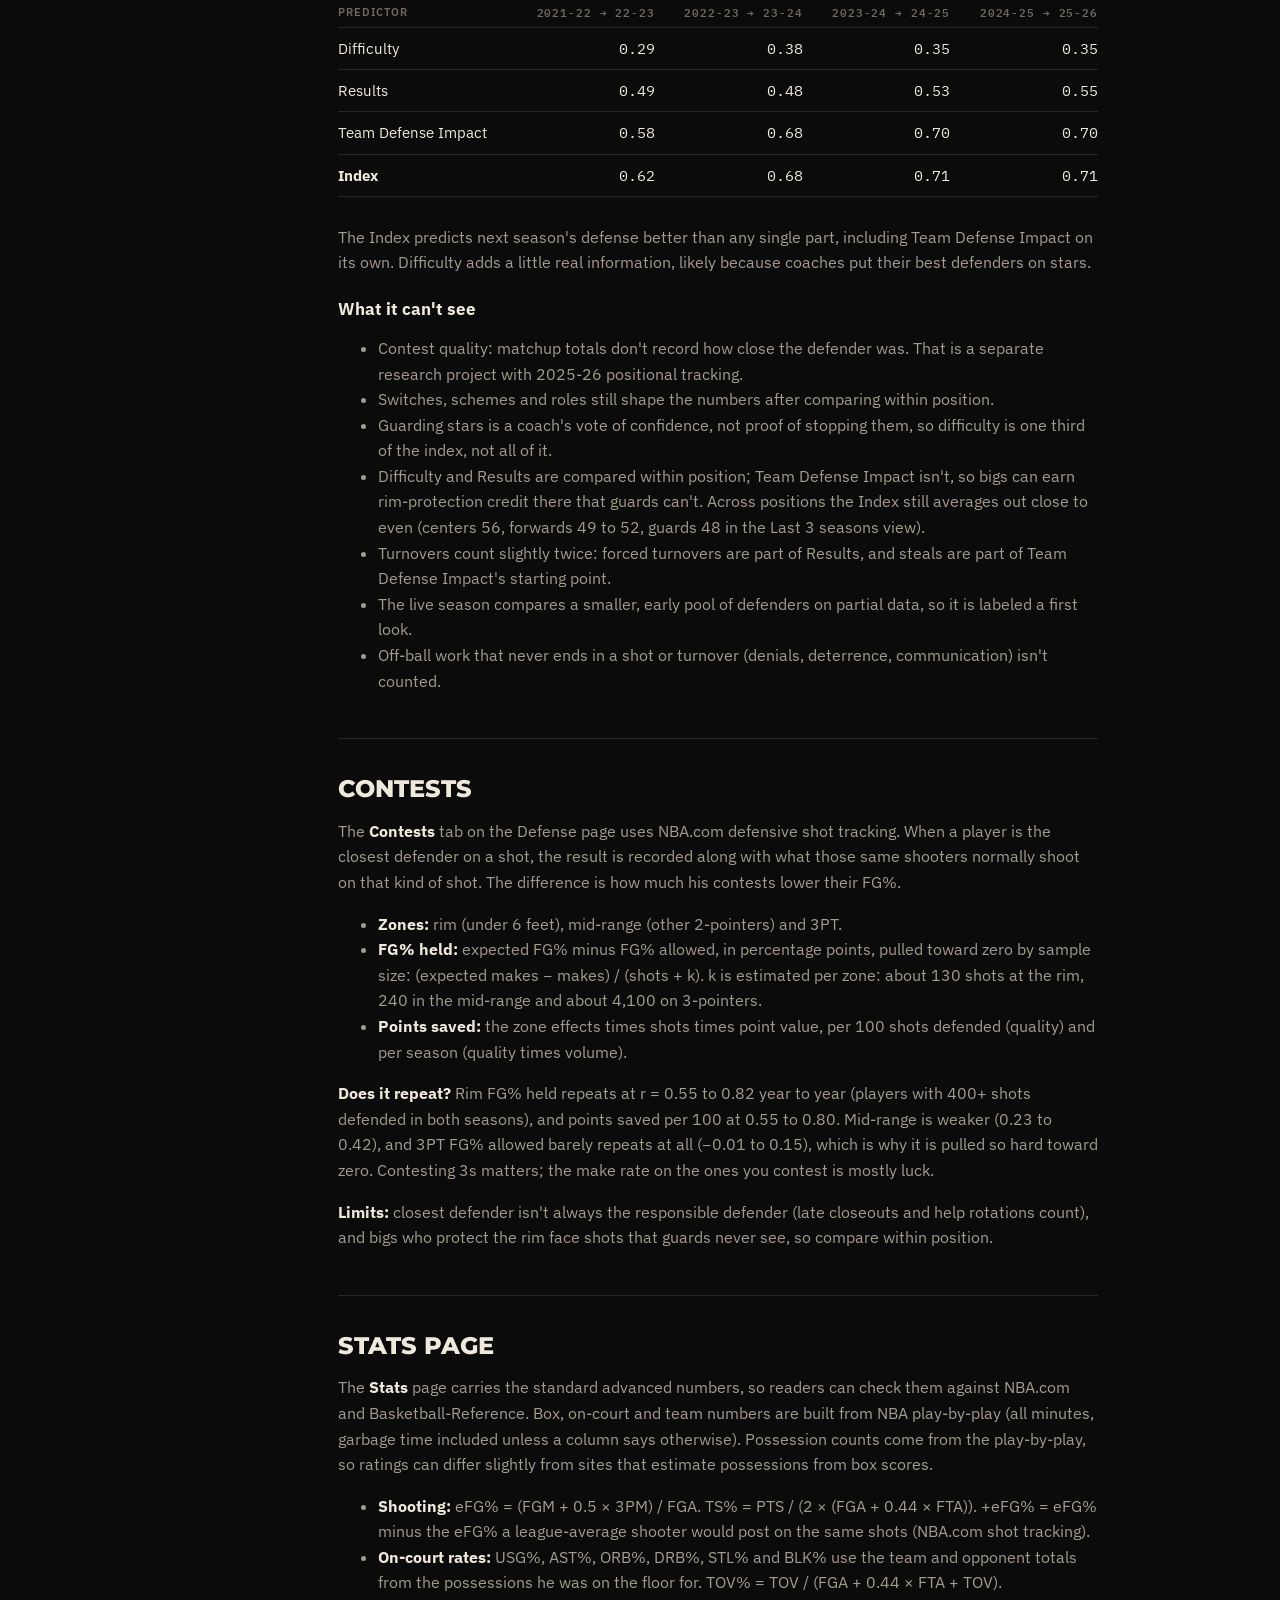
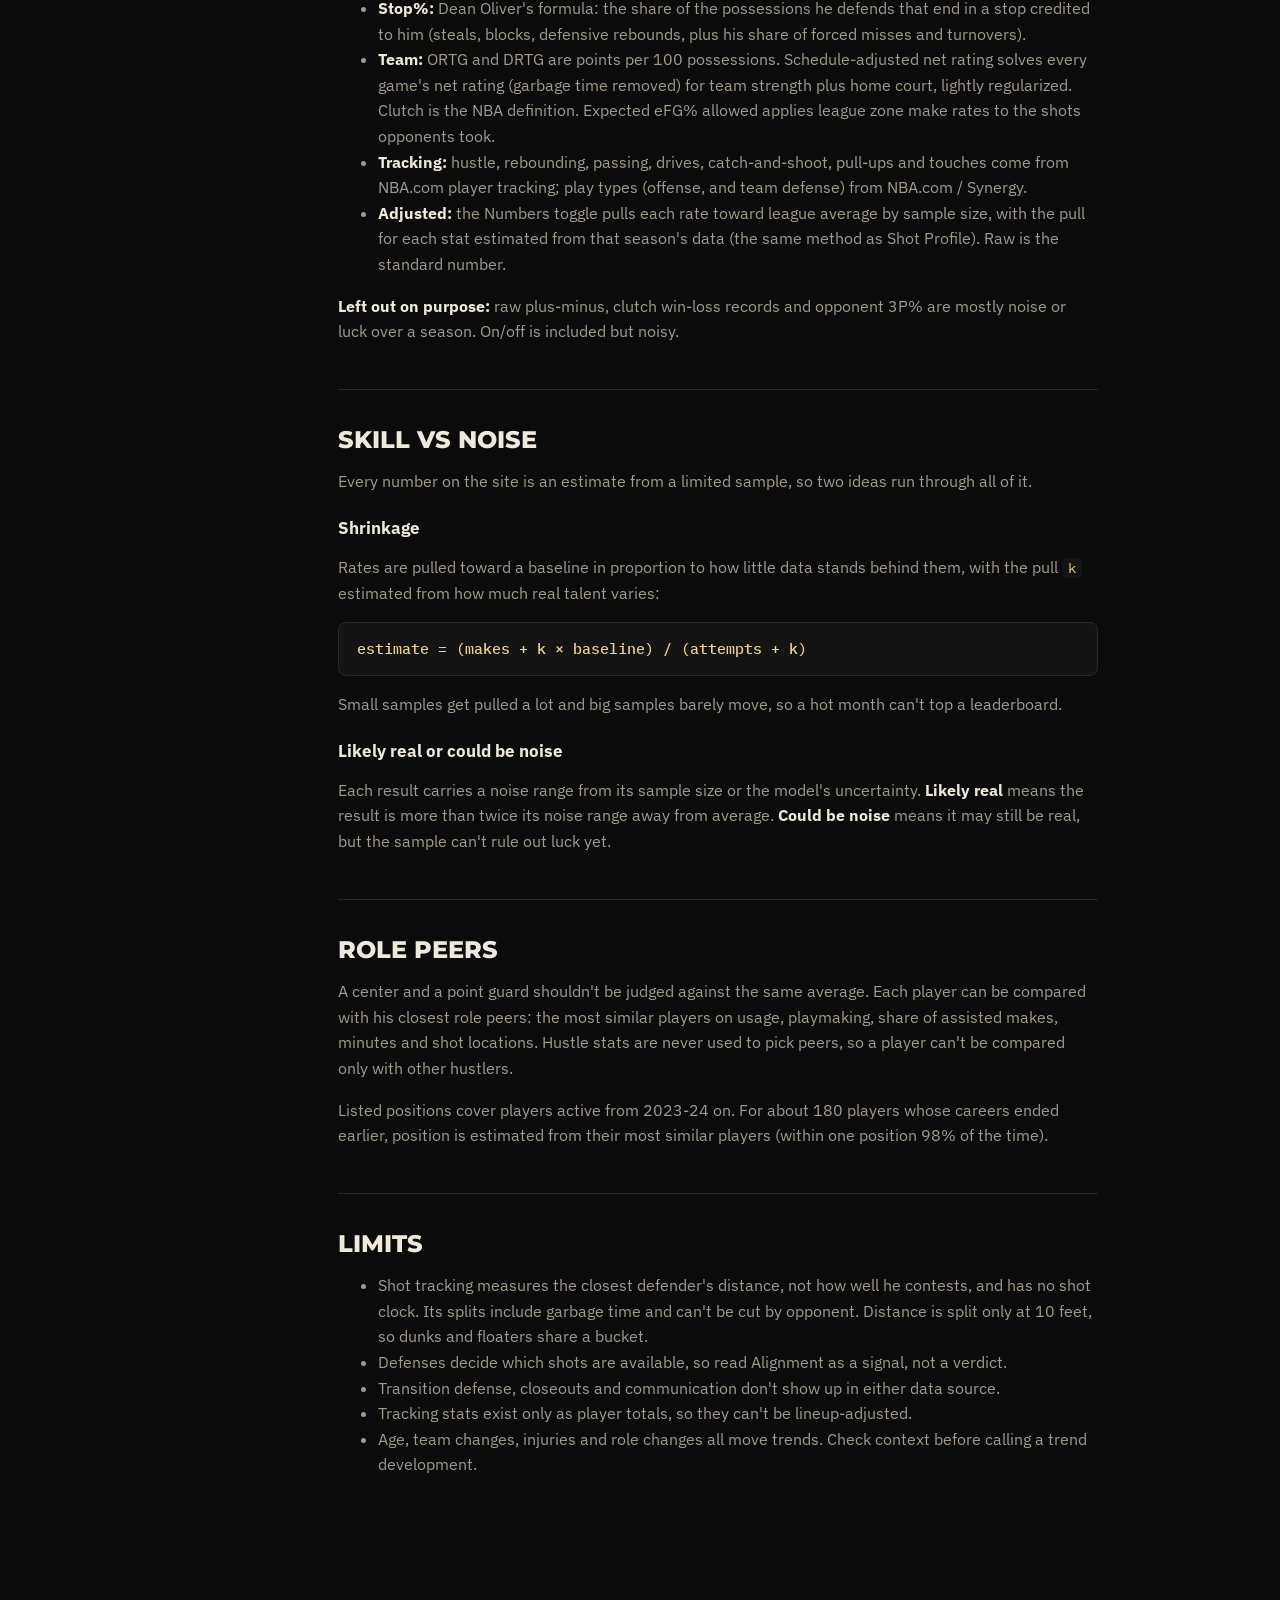
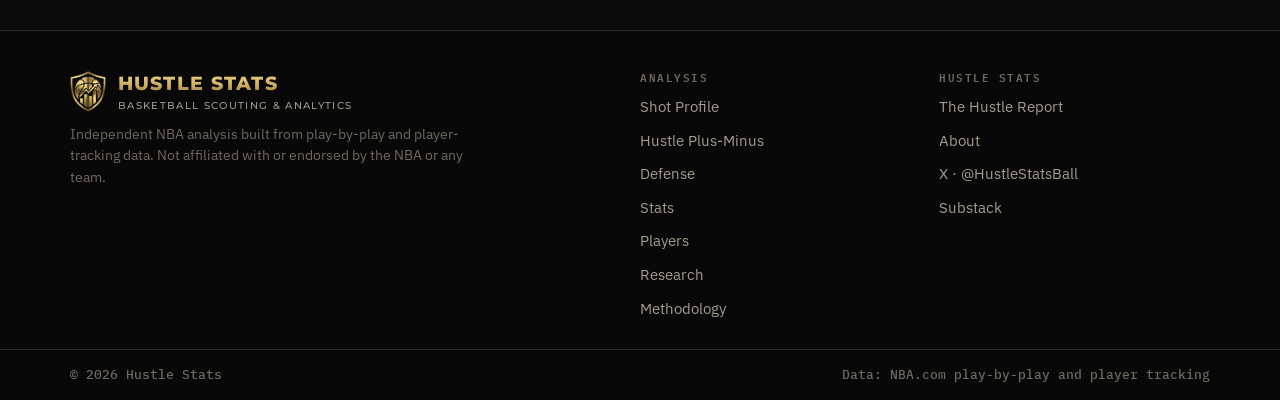
<file: public/methodology.html>
<!DOCTYPE html>
<html lang="en"><head><meta charset="utf-8">
<title>Methodology · Hustle Stats</title>
<meta name="viewport" content="width=device-width, initial-scale=1, viewport-fit=cover">
<meta name="claude:viewport-fit-sides" content="cover">
<meta name="description" content="How every Hustle Stats metric is built, and how much of it is skill versus noise.">
<link rel="canonical" href="https://hustlestatsbasketball.com/methodology">
<meta property="og:type" content="website"><meta property="og:site_name" content="Hustle Stats">
<meta property="og:title" content="Methodology · Hustle Stats"><meta property="og:description" content="How every Hustle Stats metric is built, and how much of it is skill versus noise.">
<meta property="og:url" content="https://hustlestatsbasketball.com/methodology"><meta property="og:image" content="https://hustlestatsbasketball.com/assets/og/methodology.png">
<meta property="og:image:width" content="1200"><meta property="og:image:height" content="630">
<meta property="og:image:alt" content="Methodology · Hustle Stats: Hustle Stats basketball analytics">
<meta name="twitter:card" content="summary_large_image"><meta name="twitter:site" content="@HustleStatsBall">
<meta name="twitter:title" content="Methodology · Hustle Stats"><meta name="twitter:description" content="How every Hustle Stats metric is built, and how much of it is skill versus noise."><meta name="twitter:image" content="https://hustlestatsbasketball.com/assets/og/methodology.png">
<meta name="theme-color" content="#0b0b0c">
<link rel="icon" href="/assets/icon_32.png" sizes="32x32"><link rel="apple-touch-icon" href="/assets/icon_180.png">
<link rel="preconnect" href="https://fonts.googleapis.com"><link rel="preconnect" href="https://fonts.gstatic.com" crossorigin><link rel="stylesheet" href="https://fonts.googleapis.com/css2?family=IBM+Plex+Mono:wght@400;500;600&family=IBM+Plex+Sans:wght@400;500;600;700&family=Montserrat:wght@500;600;700;800&display=swap"><link rel="stylesheet" href="/assets/site.css">
</head><body>
<header class="site-header"><div class="wrap">
  <a class="brand" href="/" aria-label="Hustle Stats home"><img src="/assets/shield_sm.png" alt="" width="36" height="41">
    <span><b>Hustle Stats</b><small>Basketball scouting &amp; analytics</small></span></a>
  <nav class="nav" aria-label="Main"><a href="/">Home</a><a href="/stats">Stats</a><a href="/players">Players</a><a href="/shot-profile">Shot Profile</a><a href="/hustle-plus-minus">Hustle Plus-Minus</a><a href="/matchups">Defense</a><a href="/research">Research</a><a href="/hustle-report">The Hustle Report</a><a href="/methodology" aria-current="page">Methodology</a><a href="/about">About</a></nav>
</div></header>
<main>
<section class="page-head"><div class="wrap"><div class="eyebrow">Methodology</div><h1>How the numbers work</h1>
<p>Every metric on Hustle Stats, how it is built, and how much of it is skill versus noise. The full method notes, with live tables, also sit at the bottom of each tool.</p></div></section>
<section class="section"><div class="wrap method-page">
<nav class="toc" aria-label="On this page"><a href="#data">Data</a><a href="#shot-profile">Shot Profile</a><a href="#shot-difficulty">Shot difficulty</a><a href="#clutch">Clutch</a><a href="#play-types">Play types</a><a href="#hpm">Hustle Plus-Minus</a><a href="#matchups">Matchups</a><a href="#contests">Contests</a><a href="#stats">Stats page</a><a href="#noise">Skill vs noise</a><a href="#peers">Role peers</a><a href="#limits">Limits</a></nav>
<div class="mdoc">

<section id="data"><h2>Data</h2>
<p><b>Play-by-play</b> comes from NBA.com's live data feed: every shot, foul, turnover, rebound and substitution for the 2020-21 through 2025-26 regular seasons (7,230 games), retrieved through the public <a href="https://github.com/shufinskiy/nba_data" rel="noopener">nba_data</a> archive. The 2026-27 season is pulled from NBA.com every Monday.</p>
<p><b>Player tracking</b> (deflections, loose balls, screen assists, contests, box-outs, contested rebounds, distance and speed) comes from NBA.com's tracking stats, pulled month by month so recent games can be weighted more.</p>
<p>Totals are checked against official box scores, and the two sources are checked against each other: charges drawn match player by player (r = 0.995).</p></section>

<section id="shot-profile"><h2>Shot Profile</h2>
<p>Shot Profile measures points per shot attempt above a baseline and splits the gap into five parts, all in points per 100 attempts. An attempt is a field-goal attempt or a shooting-foul trip.</p>
<h3>Decisions</h3>
<ul><li><b>Selection:</b> takes shot types worth more than an average attempt.</li>
<li><b>Alignment:</b> takes more of the shots where he beats the baseline and fewer where he doesn't.</li>
<li><b>Foul drawing:</b> gets to the line on shots, valued at baseline FT%.</li></ul>
<h3>Execution</h3>
<ul><li><b>Making:</b> finishing by zone, on a baseline shot mix.</li><li><b>FT making:</b> his FT% against baseline, times his shooting-foul free throws.</li></ul>
<p><b>Total</b> = Decisions + Execution. The five parts add up exactly to the difference between his points per attempt and the baseline's.</p>
<h3>Zones and shot types</h3>
<p>Zones use NBA's own tags: restricted area, paint, mid-range, corner 3 and above-the-break 3. Shot-type mode splits those further with the play-by-play descriptors (cuts and lobs, putbacks, drives, floaters, post-ups, catch-and-shoot, pull-up and step-back threes), and grades each shot only against the same shot type.</p>
<h3>Adjusted vs raw</h3>
<p>By default (<b>Adjusted</b>), each zone's FG% and his FT% are pulled toward what players in a similar role make, by an amount set by how many attempts he has there: a 2-for-3 corner-three sample barely moves him, 300 rim attempts mostly speak for themselves. How hard each zone pulls is estimated from the league data each season. This is why PPA can differ slightly from what a box score gives you.</p>
<p>The <b>Numbers</b> toggle switches to <b>Raw</b>: the same analysis on his actual makes. One change: in Raw, Alignment is folded into Making. With unadjusted makes, a 0-for-3 in a zone a center almost never uses can swing Making and Alignment by 30+ points in opposite directions, so the split stops meaning anything. Totals don't depend on the split. Raw is the better read for high-volume players and for checking a number against the box score; Adjusted is the better read for small samples.</p>
<h3>Garbage time</h3>
<p>Player numbers drop garbage time: 4th-quarter margins of 25+ in the first 3 minutes, 20+ in the next 3, or 15+ in the last 6. Team numbers keep every possession, the way team ratings are usually reported.</p>
<h3>Does it repeat?</h3>
<p>Year-to-year correlation of single-season scores (players with 450+ attempts in both seasons), across all five season pairs since 2020-21: Decisions 0.83 to 0.88, Execution 0.65 to 0.72, Total 0.73 to 0.79. Shot choices are one of the most stable things a player does.</p></section>

<section id="shot-difficulty"><h2>Shot difficulty</h2>
<p>Shot Profile's last two leaderboard columns, and its Shot-Making and Tough Shots leaderboards, come from NBA.com shot tracking. They sit beside the play-by-play model and never feed into it.</p>
<p>Every field-goal attempt gets an <b>expected value</b>: the league make rate for shots with the same closest-defender distance (0–2, 2–4, 4–6 or 6+ feet), dribbles before the shot (0, 1, 2, 3–6, 7+) and shot type (3-pointer, 2 from 10+ feet, 2 inside 10 feet).</p>
<ul><li><b>Difficulty:</b> league points per shot minus his expected points per shot, per 100 shots. Positive means harder shots.</li>
<li><b>xMaking:</b> his actual points minus expected points, per 100 shots, pulled toward zero by its noise.</li>
<li><b>Tough Shots:</b> the hardest quarter of all shots by expected value, such as tightly guarded pull-up 3s and drives into a defender.</li></ul>
<p>Defender distance matters most at the 4-foot line. With the shot mix held fixed, eFG% runs about 65% wide open, 59% at 4–6 feet, 51% at 2–4 feet and 49% inside 2 feet (2023-24 to 2025-26).</p>
<h3>Does it repeat?</h3>
<p>Difficulty is one of the most repeatable numbers on the site (year-to-year r = 0.91 to 0.93): a player's shot diet is a fingerprint. Shot-making over expected is real skill but noisier (0.59 to 0.69), so it is shrunk like every other rate here.</p></section>

<section id="clutch"><h2>Clutch</h2>
<p>Shot Profile's <b>Situation</b> toggle switches to <b>Clutch</b>: the same analysis on clutch attempts only, using the NBA's definition (the last 5 minutes of the 4th quarter or overtime, score within 5). Players only, Zones mode only, and the live season is left out until it has enough clutch attempts.</p>
<ul><li><b>Baseline:</b> the league's clutch average, so Decisions compares his clutch shot choices with what a typical clutch attempt is worth.</li>
<li><b>Adjustment:</b> each clutch zone FG% and FT% is pulled toward <b>his own full-game rate</b> (not his role peers), using the same zone weights as the full-game view. A player is assumed to shoot like himself in the clutch unless his clutch sample says otherwise.</li>
<li><b>Minimum:</b> 30 clutch attempts per season to qualify (about 90 players a season). Combined seasons are the best read.</li></ul>
<p><b>Does it repeat?</b> Clutch Total repeats year to year at r = 0.36 to 0.48 (players qualifying in both seasons), Clutch Decisions at 0.28 to 0.61. Clutch Execution repeats more (0.52 to 0.73), but mostly because it leans on his normal shot-making; the clutch-only part is small and noisy.</p></section>

<section id="play-types"><h2>Play types</h2>
<p>Shot Profile's <b>Play types</b> view uses NBA.com's play-type data (from Synergy): each player's possessions and points in isolation, pick-and-roll (ball handler and roll man), post-ups, spot-ups, transition, cuts, off screens, handoffs, putbacks and other plays. A possession ends in a shot, a shooting foul or a turnover. This data comes as season totals, so it can't be split shot by shot like the zones.</p>
<ul><li><b>Adjusted PPP:</b> his points per possession in a play type, pulled toward the league rate for that play type: (points + k × league PPP) / (possessions + k). k is estimated from the data for each play type (about 70 to 310 possessions), so a 20-possession hot streak barely moves him.</li>
<li><b>Mix:</b> what his play-type diet is worth at league PPP, minus the league average possession, per 100 possessions. Roll men and cutters score high because those plays are efficient for everyone.</li>
<li><b>Efficiency:</b> how far above the league rate he scores within each play type (adjusted), weighted by his mix, per 100 possessions. Mix + Efficiency = Total.</li>
<li><b>Percentiles</b> need 25+ possessions in that play type per season.</li></ul>
<p><b>Does it repeat?</b> Mix is very stable (year-to-year r = 0.85 to 0.94: it mostly reflects role). Efficiency repeats at 0.66 to 0.69 (players with 500+ possessions in both seasons), about the same as Shot Profile's Execution.</p></section>

<section id="hpm"><h2>Hustle Plus-Minus</h2>
<p>Hustle Plus-Minus (HPM) is the number of points per 100 possessions a player adds through hustle, compared with an average player, split into offense (O-HPM) and defense (D-HPM).</p>
<ul><li><b>O-HPM</b> (offensive hustle): offensive rebounding impact, screen assists and offensive loose balls.</li>
<li><b>D-HPM</b> (defensive hustle): steals, blocks (blocks his team recovers count most), charges and other offensive fouls drawn, defensive rebounding impact, deflections, loose balls and fouls.</li></ul>
<h3>Views</h3>
<p>The default <b>Current</b> view blends all six seasons, with games 550 days old counting half, so it leans on recent play without throwing away the larger sample. Single seasons are also available.</p>
<h3>Fair comparisons</h3>
<p>Every hustle stat is pulled toward the average of the player's 25 most similar role peers, in proportion to how little data stands behind it, so a short hot streak can't top the list. <b>Peer pct</b> is the share of those peers whose HPM is below his.</p>
<h3>Plays with a direct points value</h3>
<p>Each play is valued by what it is worth on the scoreboard, measured from possessions in 2023-24 to 2025-26:</p>
<div class="mtable-wrap"><table class="mtable"><thead><tr><th>Play</th><th>Points</th></tr></thead><tbody><tr><td>Average possession</td><td>1.14</td></tr><tr><td>Steal (possession it starts)</td><td>1.32</td></tr><tr><td>Charge or offensive foul drawn</td><td>1.11</td></tr><tr><td>Block the defense recovers</td><td>1.47 avg</td></tr><tr><td>Block the offense recovers</td><td>0.37 avg</td></tr><tr><td>Offensive rebound (points that follow)</td><td>1.11</td></tr></tbody></table></div>
<h3>Rebounding impact</h3>
<p>oREB and dREB Impact are lineup-adjusted: a ridge regression (RAPM) over about 1.46 million possessions with all ten players on the floor, controlling for score margin and home court, with games 550 days old counting half. One percentage point of team offensive rebound rate is worth 0.58 points per 100 possessions.</p>
<h3>Plays without a direct value</h3>
<p>Deflections, screen assists, loose balls, contests and box-outs get the weight the data says they earn: how much each predicts lineup-adjusted impact beyond steals, blocks, charges and rebounding. Each weight is pulled toward zero by its uncertainty:</p>
<div class="formula">weight used = learned weight × z² / (1 + z²)</div>
<p>Most of these earn very little once steals and rebounding are counted. The deflections that matter become steals, and good box-outs show up as rebounds. They stay on the site as their own leaderboards.</p>
<h3>Does it repeat?</h3>
<p>Year-to-year correlation of single-season HPM (2,000+ possessions in both seasons): 0.69 to 0.71. Blocks (0.87 to 0.92) and screen assists (0.93 to 0.96) repeat most; rebounding impact (0.39 to 0.54) least.</p></section>

<section id="matchups"><h2>Matchups (Toughest Defenders)</h2>
<p>The Matchups page ranks defenders on three parts. The <b>Toughest Defender Index</b> averages them in standard units (how far each is from average, in standard deviations, among qualified defenders in the view), so the size of a gap counts and not just the order. It is shown as a percentile of that average. Equal thirds are a design choice: the page is about the toughest assignments as well as the best results, and we kept the weights simple and visible rather than tuning them.</p>
<h3>1. Assignment difficulty</h3>
<p>From NBA.com's matchup tracking, which records who guarded whom on every possession. For each defender: how many points per 100 possessions the players he guarded normally score, compared with a typical assignment for his position. Each scorer's norm is his scoring against everyone else that season, so a defender's own results don't feed his difficulty. <b>Star share</b> is the share of his matchup time on the league's 50 highest-scoring players. Difficulty repeats strongly from season to season (r = 0.72 to 0.77).</p>
<h3>2. Matchup results</h3>
<p>Points per 100 matchup possessions kept off the board, compared with each scorer's norm and with defenders at the same position: <b>shot-making allowed</b> (field-goal points below the scorer's norm on the same number of shots), <b>free throws allowed</b> and <b>turnovers forced</b>. Each part is pulled toward zero by its noise; shot-making is the noisiest, so it is pulled the most and a tough make over a good contest barely moves a defender. <b>Shots allowed is left out on purpose:</b> NBA.com credits a shot to whoever is guarding the shooter at that moment, so help defenders absorb shots their teammates gave up. Results repeat at r = 0.46 to 0.68.</p>
<h3>3. Team Defense Impact</h3>
<p>How much better his team defends with him on the floor, adjusted for the other nine players. It is Hustle Stats' own lineup-adjusted defense model: a ridge regression of every possession's points on all ten players, with score margin and home court as controls (the same possession data as Hustle Plus-Minus). It credits help defense no matter who gets the shot on his line. It uses the same family of technique as published RAPM numbers, but its settings and starting points are our own, so its values won't match them.</p>
<p><b>Prior-informed.</b> A plain single-season fit starts every player at zero and barely repeats from one season to the next (r about 0.3). Like DARKO and LEBRON, Team Defense Impact starts each season from what we already know: 60% of the player's previous estimate, plus a box-score-style starting point from last season's D-HPM (steals, blocks, charges, rebounding, deflections). We chose those settings by predicting each next season's possessions from 2021-22 to 2025-26. Carrying 100% of the previous estimate forward repeats the most but predicts worse, a reminder that a metric agreeing with itself isn't the same as being accurate. The chosen version repeats at about r = 0.8.</p>
<p><b>Checked against DARKO.</b> On the same next-season test, using DARKO's start-of-season defense ratings (darko.app, by Kostya Medvedovsky), our version predicted better in 2023-24, 2024-25 and 2025-26 and worse in 2021-22 and 2022-23, when it had only one or two seasons of history to build on. One caution: a few D-HPM weights were learned from all seasons, so our side of that test carries a little hindsight. The Last 3 seasons view averages the 2023-24 to 2025-26 estimates.</p>
<h3>Does the Index predict?</h3>
<p>Correlation between each part in one season and the next season's defense (matchup results plus Team Defense Impact, both in standard units), qualified defenders in both seasons:</p>
<div class="mtable-wrap"><table class="mtable"><thead><tr><th>Predictor</th><th>2021-22 → 22-23</th><th>2022-23 → 23-24</th><th>2023-24 → 24-25</th><th>2024-25 → 25-26</th></tr></thead><tbody>
<tr><td>Difficulty</td><td>0.29</td><td>0.38</td><td>0.35</td><td>0.35</td></tr><tr><td>Results</td><td>0.49</td><td>0.48</td><td>0.53</td><td>0.55</td></tr><tr><td>Team Defense Impact</td><td>0.58</td><td>0.68</td><td>0.70</td><td>0.70</td></tr><tr><td><b>Index</b></td><td>0.62</td><td>0.68</td><td>0.71</td><td>0.71</td></tr></tbody></table></div>
<p>The Index predicts next season's defense better than any single part, including Team Defense Impact on its own. Difficulty adds a little real information, likely because coaches put their best defenders on stars.</p>
<h3>What it can't see</h3>
<ul><li>Contest quality: matchup totals don't record how close the defender was. That is a separate research project with 2025-26 positional tracking.</li>
<li>Switches, schemes and roles still shape the numbers after comparing within position.</li>
<li>Guarding stars is a coach's vote of confidence, not proof of stopping them, so difficulty is one third of the index, not all of it.</li>
<li>Difficulty and Results are compared within position; Team Defense Impact isn't, so bigs can earn rim-protection credit there that guards can't. Across positions the Index still averages out close to even (centers 56, forwards 49 to 52, guards 48 in the Last 3 seasons view).</li>
<li>Turnovers count slightly twice: forced turnovers are part of Results, and steals are part of Team Defense Impact's starting point.</li>
<li>The live season compares a smaller, early pool of defenders on partial data, so it is labeled a first look.</li>
<li>Off-ball work that never ends in a shot or turnover (denials, deterrence, communication) isn't counted.</li></ul></section>

<section id="contests"><h2>Contests</h2>
<p>The <b>Contests</b> tab on the Defense page uses NBA.com defensive shot tracking. When a player is the closest defender on a shot, the result is recorded along with what those same shooters normally shoot on that kind of shot. The difference is how much his contests lower their FG%.</p>
<ul><li><b>Zones:</b> rim (under 6 feet), mid-range (other 2-pointers) and 3PT.</li>
<li><b>FG% held:</b> expected FG% minus FG% allowed, in percentage points, pulled toward zero by sample size: (expected makes − makes) / (shots + k). k is estimated per zone: about 130 shots at the rim, 240 in the mid-range and about 4,100 on 3-pointers.</li>
<li><b>Points saved:</b> the zone effects times shots times point value, per 100 shots defended (quality) and per season (quality times volume).</li></ul>
<p><b>Does it repeat?</b> Rim FG% held repeats at r = 0.55 to 0.82 year to year (players with 400+ shots defended in both seasons), and points saved per 100 at 0.55 to 0.80. Mid-range is weaker (0.23 to 0.42), and 3PT FG% allowed barely repeats at all (−0.01 to 0.15), which is why it is pulled so hard toward zero. Contesting 3s matters; the make rate on the ones you contest is mostly luck.</p>
<p><b>Limits:</b> closest defender isn't always the responsible defender (late closeouts and help rotations count), and bigs who protect the rim face shots that guards never see, so compare within position.</p></section>

<section id="stats"><h2>Stats page</h2>
<p>The <b>Stats</b> page carries the standard advanced numbers, so readers can check them against NBA.com and Basketball-Reference. Box, on-court and team numbers are built from NBA play-by-play (all minutes, garbage time included unless a column says otherwise). Possession counts come from the play-by-play, so ratings can differ slightly from sites that estimate possessions from box scores.</p>
<ul><li><b>Shooting:</b> eFG% = (FGM + 0.5 × 3PM) / FGA. TS% = PTS / (2 × (FGA + 0.44 × FTA)). +eFG% = eFG% minus the eFG% a league-average shooter would post on the same shots (NBA.com shot tracking).</li>
<li><b>On-court rates:</b> USG%, AST%, ORB%, DRB%, STL% and BLK% use the team and opponent totals from the possessions he was on the floor for. TOV% = TOV / (FGA + 0.44 × FTA + TOV).</li>
<li><b>Stop%:</b> Dean Oliver's formula: the share of the possessions he defends that end in a stop credited to him (steals, blocks, defensive rebounds, plus his share of forced misses and turnovers).</li>
<li><b>Team:</b> ORTG and DRTG are points per 100 possessions. Schedule-adjusted net rating solves every game's net rating (garbage time removed) for team strength plus home court, lightly regularized. Clutch is the NBA definition. Expected eFG% allowed applies league zone make rates to the shots opponents took.</li>
<li><b>Tracking:</b> hustle, rebounding, passing, drives, catch-and-shoot, pull-ups and touches come from NBA.com player tracking; play types (offense, and team defense) from NBA.com / Synergy.</li>
<li><b>Adjusted:</b> the Numbers toggle pulls each rate toward league average by sample size, with the pull for each stat estimated from that season's data (the same method as Shot Profile). Raw is the standard number.</li></ul>
<p><b>Left out on purpose:</b> raw plus-minus, clutch win-loss records and opponent 3P% are mostly noise or luck over a season. On/off is included but noisy.</p></section>

<section id="noise"><h2>Skill vs noise</h2>
<p>Every number on the site is an estimate from a limited sample, so two ideas run through all of it.</p>
<h3>Shrinkage</h3>
<p>Rates are pulled toward a baseline in proportion to how little data stands behind them, with the pull <code>k</code> estimated from how much real talent varies:</p>
<div class="formula">estimate = (makes + k × baseline) / (attempts + k)</div>
<p>Small samples get pulled a lot and big samples barely move, so a hot month can't top a leaderboard.</p>
<h3>Likely real or could be noise</h3>
<p>Each result carries a noise range from its sample size or the model's uncertainty. <b>Likely real</b> means the result is more than twice its noise range away from average. <b>Could be noise</b> means it may still be real, but the sample can't rule out luck yet.</p></section>

<section id="peers"><h2>Role peers</h2>
<p>A center and a point guard shouldn't be judged against the same average. Each player can be compared with his closest role peers: the most similar players on usage, playmaking, share of assisted makes, minutes and shot locations. Hustle stats are never used to pick peers, so a player can't be compared only with other hustlers.</p>
<p>Listed positions cover players active from 2023-24 on. For about 180 players whose careers ended earlier, position is estimated from their most similar players (within one position 98% of the time).</p></section>

<section id="limits"><h2>Limits</h2>
<ul><li>Shot tracking measures the closest defender's distance, not how well he contests, and has no shot clock. Its splits include garbage time and can't be cut by opponent. Distance is split only at 10 feet, so dunks and floaters share a bucket.</li>
<li>Defenses decide which shots are available, so read Alignment as a signal, not a verdict.</li>
<li>Transition defense, closeouts and communication don't show up in either data source.</li>
<li>Tracking stats exist only as player totals, so they can't be lineup-adjusted.</li>
<li>Age, team changes, injuries and role changes all move trends. Check context before calling a trend development.</li></ul></section>
</div></div></section>
</main>
<footer class="site-footer"><div class="wrap">
  <div><a class="brand" href="/"><img src="/assets/shield_sm.png" alt="" width="36" height="41"><span><b>Hustle Stats</b><small>Basketball scouting &amp; analytics</small></span></a>
    <p>Independent NBA analysis built from play-by-play and player-tracking data. Not affiliated with or endorsed by the NBA or any team.</p></div>
  <div><h4>Analysis</h4><ul><li><a href="/shot-profile">Shot Profile</a></li><li><a href="/hustle-plus-minus">Hustle Plus-Minus</a></li><li><a href="/matchups">Defense</a></li><li><a href="/stats">Stats</a></li><li><a href="/players">Players</a></li><li><a href="/research">Research</a></li><li><a href="/methodology">Methodology</a></li></ul></div>
  <div><h4>Hustle Stats</h4><ul><li><a href="/hustle-report">The Hustle Report</a></li><li><a href="/about">About</a></li><li><a href="https://x.com/HustleStatsBall" rel="noopener">X · @HustleStatsBall</a></li><li><a href="https://hustlestatsball.substack.com/" rel="noopener">Substack</a></li></ul></div>
</div>
<div class="legal"><div class="wrap"><span>© 2026 Hustle Stats</span><span>Data: NBA.com play-by-play and player tracking</span></div></div>
</footer>
</body></html>
</file>
<file: assets/site.css>
/* Hustle Stats site. Layout concept: a dark "arena" page, one gold line of emphasis per section,
   data shown in tabular mono like a stat sheet. Single deliberate dark look (brand: black and gold). */
:root {
  --ink: #0b0b0c;          /* page */
  --court: #141415;        /* raised surfaces */
  --court-2: #1b1a18;      /* hover / table stripe, warm */
  --line: #2b2822;         /* rules, warm-tinted */
  --text: #efe9dc;         /* warm off-white */
  --mute: #a29b8e;
  --faint: #6f695f;
  --gold: #d0b063;         /* brand gold, sampled from the logo */
  --gold-hi: #ecd28a;
  --gold-deep: #9c7c3c;
  --up: #6fbf8e;           /* semantic: better than average */
  --down: #e0695c;         /* semantic: worse than average */
  --f-display: "Montserrat", "Helvetica Neue", Arial, sans-serif;
  --f-body: "IBM Plex Sans", "Helvetica Neue", Arial, sans-serif;
  --f-data: "IBM Plex Mono", ui-monospace, Menlo, Consolas, monospace;
  --wrap: 1180px;
  color-scheme: dark;
}
* { box-sizing: border-box; }
html { -webkit-text-size-adjust: 100%; }
body { margin: 0; background: var(--ink); color: var(--text); font: 400 16px/1.6 var(--f-body); }
body::before { content: ""; position: fixed; inset: 0 0 auto; height: env(safe-area-inset-top, 0px); z-index: 10; background: var(--ink); }
img { max-width: 100%; height: auto; display: block; }
a { color: var(--gold); text-decoration: none; }
a:hover { color: var(--gold-hi); }
:focus-visible { outline: 2px solid var(--gold); outline-offset: 3px; border-radius: 4px; }
h1, h2, h3 { font-family: var(--f-display); text-wrap: balance; margin: 0; line-height: 1.15; }
.wrap { max-width: var(--wrap); margin: 0 auto; padding-left: max(20px, env(safe-area-inset-left, 0px)); padding-right: max(20px, env(safe-area-inset-right, 0px)); }
.eyebrow { font: 600 12px/1.2 var(--f-data); letter-spacing: .16em; text-transform: uppercase; color: var(--gold); }
.mono { font-family: var(--f-data); font-variant-numeric: tabular-nums; }

/* header */
.site-header { position: sticky; top: env(safe-area-inset-top, 0px); z-index: 20; background: rgba(11,11,12,.92); backdrop-filter: blur(8px); border-bottom: 1px solid var(--line); }
.site-header .wrap { display: flex; align-items: center; gap: 28px; min-height: 68px; }
.brand { display: flex; align-items: center; gap: 12px; color: var(--text); flex-shrink: 0; }
.brand img { width: 36px; height: auto; }
.brand b { font: 800 19px/1 var(--f-display); letter-spacing: .06em; text-transform: uppercase;
  background: linear-gradient(180deg, var(--gold-hi), var(--gold) 55%, var(--gold-deep)); -webkit-background-clip: text; background-clip: text; color: transparent; }
.brand small { display: block; font: 500 9.5px/1 var(--f-display); letter-spacing: .14em; text-transform: uppercase; color: var(--mute); margin-top: 5px; }
.nav { display: flex; gap: 4px; margin-left: auto; overflow-x: auto; scrollbar-width: none; }
.nav::-webkit-scrollbar { display: none; }
.nav a { font: 600 14px/1 var(--f-body); color: var(--mute); padding: 10px 12px; border-radius: 6px; white-space: nowrap; position: relative; }
.nav a:hover { color: var(--text); background: var(--court); }
.nav a[aria-current="page"] { color: var(--gold-hi); }
.nav a[aria-current="page"]::after { content: ""; position: absolute; left: 12px; right: 12px; bottom: -14px; height: 2px; background: var(--gold); }

/* hero */
.hero { position: relative; overflow: hidden; border-bottom: 1px solid var(--line); }
.hero .wrap { display: grid; grid-template-columns: minmax(0, 1.25fr) minmax(0, .75fr); gap: 40px; align-items: center; padding-block: 64px 56px; }
.hero h1 { font-weight: 800; font-size: clamp(38px, 5.4vw, 64px); line-height: 1.02; letter-spacing: -.02em; text-transform: uppercase; margin-top: 16px; }
.hero h1 em { font-style: normal; color: var(--gold); }
.hero .lede { font-size: 18.5px; color: var(--mute); max-width: 56ch; margin: 20px 0 0; }
.cta { display: flex; flex-wrap: wrap; gap: 12px; margin-top: 30px; }
.btn { display: inline-flex; align-items: center; gap: 8px; font: 700 15px/1 var(--f-body); padding: 14px 20px; border-radius: 8px; border: 1.5px solid var(--gold); color: var(--ink); background: var(--gold); }
.btn:hover { background: var(--gold-hi); border-color: var(--gold-hi); color: var(--ink); }
.btn.ghost { background: transparent; color: var(--gold); }
.btn.ghost:hover { background: rgba(208,176,99,.1); color: var(--gold-hi); }
.status { display: flex; flex-wrap: wrap; gap: 8px 18px; margin-top: 26px; font: 500 13px/1.4 var(--f-data); color: var(--faint); }
.status span::before { content: ""; display: inline-block; width: 7px; height: 7px; border-radius: 50%; background: var(--up); margin-right: 8px; vertical-align: 1px; }
.hero-mark { position: relative; justify-self: center; width: min(100%, 340px); }
.hero-mark svg { position: absolute; inset: -18% -30%; width: 160%; height: 136%; color: var(--line); }
.hero-mark img { position: relative; width: 100%; filter: drop-shadow(0 18px 40px rgba(208,176,99,.18)); }

/* sections */
.section { padding-block: 64px 8px; }
.section-head { display: flex; flex-wrap: wrap; align-items: end; justify-content: space-between; gap: 12px 24px; margin-bottom: 26px; }
.section-head h2 { font-weight: 800; font-size: 28px; letter-spacing: -.01em; text-transform: uppercase; margin-top: 8px; }
.section-head p { margin: 0; color: var(--mute); max-width: 52ch; }
.grid-2 { display: grid; grid-template-columns: repeat(2, minmax(0, 1fr)); gap: 22px; }

/* tool cards */
.tool { background: var(--court); border: 1px solid var(--line); border-radius: 12px; padding: 26px 26px 22px; display: flex; flex-direction: column; gap: 16px; min-width: 0; }
.tool:hover { border-color: var(--gold-deep); }
.tool h3 { font-weight: 800; font-size: 22px; text-transform: uppercase; letter-spacing: .01em; }
.tool h3 a { color: var(--text); }
.tool h3 a:hover { color: var(--gold-hi); }
.tool p { margin: 0; color: var(--mute); }
.mini { width: 100%; border-collapse: collapse; font-size: 14.5px; }
.mini caption { text-align: left; font: 600 11px/1.3 var(--f-data); letter-spacing: .12em; text-transform: uppercase; color: var(--faint); padding-bottom: 8px; }
.mini th { font: 600 11px/1.2 var(--f-data); letter-spacing: .08em; text-transform: uppercase; color: var(--faint); text-align: right; padding: 0 0 8px 10px; border-bottom: 1px solid var(--line); }
.mini td { padding: 9px 0 9px 10px; border-bottom: 1px solid var(--line); text-align: right; font-family: var(--f-data); font-variant-numeric: tabular-nums; color: var(--text); }
.mini th:first-child, .mini td:first-child { text-align: left; padding-left: 0; }
.mini td:first-child { font-family: var(--f-body); font-weight: 600; }
.mini td:first-child .tm { font: 500 12px var(--f-data); color: var(--faint); margin-left: 6px; }
.mini td.hi { color: var(--gold-hi); font-weight: 600; }
.mini .rk { color: var(--faint); width: 26px; display: inline-block; font-family: var(--f-data); font-weight: 500; }
.more { margin-top: auto; font: 700 14px var(--f-body); display: inline-flex; gap: 6px; align-items: center; }

/* research cards */
.paper { display: grid; grid-template-rows: auto 1fr; background: var(--court); border: 1px solid var(--line); border-radius: 12px; overflow: hidden; color: var(--text); min-width: 0; }
.paper:hover { border-color: var(--gold-deep); color: var(--text); }
.paper img { width: 100%; aspect-ratio: 800 / 420; object-fit: cover; object-position: top; border-bottom: 1px solid var(--line); }
.paper div { padding: 20px 22px 22px; display: flex; flex-direction: column; gap: 8px; }
.paper h3 { font-weight: 700; font-size: 19px; }
.paper p { margin: 0; color: var(--mute); font-size: 15.5px; }
.paper .find { font: 600 13px/1.4 var(--f-data); color: var(--gold); }

/* about strip */
.about-strip { margin-top: 64px; border-block: 1px solid var(--line); background: linear-gradient(90deg, rgba(208,176,99,.07), transparent 60%); }
.about-strip .wrap { display: grid; grid-template-columns: minmax(0, 1fr) auto; gap: 24px 40px; align-items: center; padding-block: 40px; }
.about-strip h2 { font-weight: 800; font-size: 24px; text-transform: uppercase; }
.about-strip p { margin: 10px 0 0; color: var(--mute); max-width: 70ch; }

/* plain pages */
.page-head { border-bottom: 1px solid var(--line); }
.page-head .wrap { padding-block: 52px 36px; }
.page-head h1 { font-weight: 800; font-size: clamp(32px, 4.4vw, 48px); text-transform: uppercase; letter-spacing: -.01em; margin-top: 12px; }
.page-head p { color: var(--mute); max-width: 62ch; margin: 14px 0 0; font-size: 17.5px; }
.prose { max-width: 70ch; }
.prose p, .prose li { color: var(--mute); }
.prose h2 { font-size: 20px; text-transform: uppercase; margin: 36px 0 8px; }
.callout { background: var(--court); border: 1px solid var(--line); border-left: 3px solid var(--gold); border-radius: 0 10px 10px 0; padding: 18px 22px; color: var(--mute); max-width: 70ch; }
.callout b { color: var(--text); }

/* footer */
.site-footer { margin-top: 72px; border-top: 1px solid var(--line); background: #080809; }
.site-footer .wrap { display: grid; grid-template-columns: minmax(0, 1.2fr) repeat(2, minmax(0, .6fr)); gap: 28px; padding-block: 40px 28px; }
.site-footer h4 { font: 600 11px/1 var(--f-data); letter-spacing: .14em; text-transform: uppercase; color: var(--faint); margin: 0 0 12px; }
.site-footer ul { list-style: none; margin: 0; padding: 0; display: grid; gap: 8px; }
.site-footer a { color: var(--mute); font-size: 14.5px; }
.site-footer a:hover { color: var(--gold-hi); }
.site-footer p { margin: 12px 0 0; font-size: 13.5px; color: var(--faint); max-width: 52ch; }
.legal { border-top: 1px solid var(--line); }
.legal .wrap { display: flex; flex-wrap: wrap; justify-content: space-between; gap: 8px 24px; padding-block: 16px calc(18px + env(safe-area-inset-bottom, 0px)); font: 500 12.5px var(--f-data); color: var(--faint); }

@media (max-width: 860px) {
  .hero .wrap { grid-template-columns: 1fr; padding-block: 40px 44px; }
  .hero-mark { order: -1; width: 150px; justify-self: start; }
  .hero-mark svg { display: none; }
  .grid-2 { grid-template-columns: 1fr; }
  .about-strip .wrap, .site-footer .wrap { grid-template-columns: 1fr; }
  .site-header .wrap { flex-wrap: wrap; gap: 0; padding-block: 10px 0; min-height: 0; }
  .nav { width: 100%; margin: 6px 0 0 -12px; }
  .nav a[aria-current="page"]::after { bottom: 0; }
}
@media (prefers-reduced-motion: reduce) { * { transition: none !important; animation: none !important; } }

/* The Hustle Report */
.report-feature { display: grid; grid-template-columns: minmax(0, 1.1fr) minmax(0, .9fr); gap: 0; background: var(--court); border: 1px solid var(--line); border-radius: 14px; overflow: hidden; color: var(--text); }
.report-feature:hover { border-color: var(--gold-deep); color: var(--text); }
.report-feature img { width: 100%; height: 100%; object-fit: cover; min-height: 260px; }
.report-feature .body { padding: 28px 30px; display: flex; flex-direction: column; gap: 12px; justify-content: center; }
.report-feature h2 { font-size: 28px; font-weight: 800; }
.report-feature p { margin: 0; color: var(--mute); }
.report-date { font: 600 12px/1.2 var(--f-data); letter-spacing: .1em; text-transform: uppercase; color: var(--gold); }
.report-list { display: grid; grid-template-columns: repeat(3, minmax(0, 1fr)); gap: 20px; margin-top: 22px; }
.report-card { display: flex; flex-direction: column; background: var(--court); border: 1px solid var(--line); border-radius: 12px; overflow: hidden; color: var(--text); min-width: 0; }
.report-card:hover { border-color: var(--gold-deep); color: var(--text); }
.report-card img { width: 100%; aspect-ratio: 16 / 9; object-fit: cover; border-bottom: 1px solid var(--line); }
.report-card div { padding: 16px 18px 18px; display: grid; gap: 8px; }
.report-card h3 { font-size: 17px; font-weight: 700; }
.report-card p { margin: 0; color: var(--mute); font-size: 14.5px; }
.subscribe { display: flex; flex-wrap: wrap; align-items: center; justify-content: space-between; gap: 16px 28px; margin-top: 36px; padding: 24px 28px; border: 1px solid var(--gold-deep); border-radius: 12px; background: linear-gradient(90deg, rgba(208,176,99,.09), transparent 70%); }
.subscribe h3 { font-size: 20px; text-transform: uppercase; }
.subscribe p { margin: 6px 0 0; color: var(--mute); }
.latest-strip { display: grid; grid-template-columns: auto minmax(0, 1fr) auto; gap: 18px; align-items: center; padding: 16px 20px; margin-top: 22px; background: var(--court); border: 1px solid var(--line); border-radius: 12px; color: var(--text); }
.latest-strip:hover { border-color: var(--gold-deep); color: var(--text); }
.latest-strip b { font: 700 16px var(--f-body); }
.latest-strip .go { color: var(--gold); font-weight: 700; white-space: nowrap; }

/* Methodology */
.method-page { display: grid; grid-template-columns: 220px minmax(0, 1fr); gap: 48px; align-items: start; }
.toc { position: sticky; top: 96px; display: grid; gap: 6px; font-size: 14.5px; }
.toc a { color: var(--mute); padding: 4px 0 4px 12px; border-left: 2px solid var(--line); }
.toc a:hover { color: var(--gold-hi); border-left-color: var(--gold); }
.mdoc { max-width: 76ch; }
.mdoc section { padding-block: 8px 28px; border-bottom: 1px solid var(--line); margin-bottom: 28px; scroll-margin-top: 96px; }
.mdoc section:last-child { border-bottom: 0; }
.mdoc h2 { font-size: 24px; font-weight: 800; text-transform: uppercase; margin-bottom: 12px; }
.mdoc h3 { font: 700 17px var(--f-body); margin: 22px 0 6px; color: var(--text); }
.mdoc p, .mdoc li { color: var(--mute); }
.mdoc b, .mdoc strong { color: var(--text); }
.mdoc code { font-family: var(--f-data); font-size: 14px; color: var(--gold-hi); background: var(--court); padding: 1px 6px; border-radius: 4px; }
.formula { font: 500 15px/1.6 var(--f-data); color: var(--gold-hi); background: var(--court); border: 1px solid var(--line); border-radius: 8px; padding: 14px 18px; overflow-x: auto; }
.mtable { width: 100%; border-collapse: collapse; font-size: 14.5px; margin: 12px 0; }
.mtable th { font: 600 11px/1.3 var(--f-data); letter-spacing: .08em; text-transform: uppercase; color: var(--faint); text-align: right; padding: 0 0 8px 12px; border-bottom: 1px solid var(--line); }
.mtable td { padding: 9px 0 9px 12px; border-bottom: 1px solid var(--line); text-align: right; font-family: var(--f-data); font-variant-numeric: tabular-nums; }
.mtable th:first-child, .mtable td:first-child { text-align: left; padding-left: 0; font-family: var(--f-body); }
.mtable-wrap { overflow-x: auto; }
@media (max-width: 860px) {
  .report-feature { grid-template-columns: 1fr; }
  .report-feature img { min-height: 0; aspect-ratio: 16 / 9; }
  .report-list { grid-template-columns: 1fr; }
  .method-page { grid-template-columns: 1fr; gap: 20px; }
  .toc { position: static; grid-template-columns: repeat(2, minmax(0, 1fr)); }
  .latest-strip { grid-template-columns: minmax(0, 1fr); }
}
.report-feature:not(:has(img)) { grid-template-columns: 1fr; }
</file>
<file: assets/hustle.css>
.app{
  --bg:#0b0b0c; --surface:#141415; --ink:#efe9dc; --ink2:#c9c2b4; --muted:#8f897d;
  --grid:#2b2822; --axis:#423c33; --accent:#d0b063; --accent-soft:#2a2416; --on-accent:#0b0b0c;
  --pos:#d0b063; --neg:#e0695c; --hl:#2a2416;
  --z1:#5b9bd5; --z2:#e07b39; --z3:#3fae7f; --z4:#d0b063; --z5:#d36b9a; --z6:#9a88e6;
  --display:"Montserrat","Helvetica Neue",Arial,sans-serif;
  --body:"IBM Plex Sans","Helvetica Neue",Arial,sans-serif;
  --mono:"IBM Plex Mono",ui-monospace,Menlo,Consolas,monospace;
  color:var(--ink);font-family:var(--body);font-size:14px;line-height:1.5;
  max-width:1240px;margin:0 auto;padding-block:28px 20px;
  padding-left:max(20px,env(safe-area-inset-left,0px));padding-right:max(20px,env(safe-area-inset-right,0px));
  display:grid;gap:28px}
.app h1{font-weight:800!important;letter-spacing:-.01em!important}
.app h2,.app h3.sub{font-weight:800!important;letter-spacing:.01em!important}
.app .eyebrow{color:var(--accent)!important}
.app .panel{background:var(--surface);border-color:var(--grid)}
@media (min-width:1101px){.app .grid2>.panel:first-child{top:88px!important}}
.app .load-err{color:var(--neg);font-weight:600}
/* leaderboard fits the page: rank sits under each value, headers wrap, player column stays put when it scrolls */
.app #tbl{font-size:13px}
.app #tbl th{white-space:normal;line-height:1.2;vertical-align:bottom;font-size:10.5px;letter-spacing:.04em}
.app #tbl th,.app #tbl td{padding:7px 5px}
.app #tbl td.num .rk{display:block;margin:2px 0 0;font-size:9.5px;line-height:1}
.app #tbl td:nth-child(1),.app #tbl th:nth-child(1){position:sticky;left:0;z-index:2;background:var(--surface)}
.app #tbl td:nth-child(2),.app #tbl th:nth-child(2){position:sticky;left:30px;z-index:2;background:var(--surface);box-shadow:1px 0 0 var(--grid)}
.app #tbl th:nth-child(1),.app #tbl th:nth-child(2){z-index:3}
.app #tbl tr.sel td:nth-child(1),.app #tbl tr.sel td:nth-child(2){background:var(--hl)}
.app #tbl td:nth-child(1){min-width:30px}
.app #tbl .meta{display:block}
.app select{font:inherit;padding:6px 8px;border:1px solid var(--axis);border-radius:6px;background:var(--surface);color:var(--ink)}
.app{background:var(--bg);color:var(--ink);font-family:var(--body);font-size:14px;line-height:1.5}
.app{max-width:1240px;margin:0 auto;padding:28px 20px 60px;display:grid;gap:28px}
.app h1{font-family:var(--display);font-weight:700;font-size:clamp(34px,5vw,52px);line-height:1;letter-spacing:.01em;margin:0;text-transform:uppercase;text-wrap:balance}
.app h2{font-family:var(--display);font-weight:600;font-size:24px;letter-spacing:.02em;text-transform:uppercase;margin:0}
.app h3.sub{font-family:var(--display);font-weight:600;font-size:18px;letter-spacing:.02em;text-transform:uppercase;margin:4px 0 0}
.app .eyebrow{font-family:var(--mono);font-size:11px;letter-spacing:.12em;text-transform:uppercase;color:var(--muted)}
.app .lede{max-width:72ch;color:var(--ink2);margin:10px 0 0}
.app header{display:grid;gap:6px}
.app .parts{display:grid;grid-template-columns:repeat(auto-fit,minmax(200px,1fr));gap:10px;margin-top:14px}
.app .part{border-top:2px solid var(--grid);padding-top:6px;font-size:13px;color:var(--ink2)}
.app .part b{display:block;color:var(--ink);font-weight:600}
.app .part.dec{border-top-color:var(--accent)}
.app .part .tag{font-family:var(--mono);font-size:10px;letter-spacing:.08em;text-transform:uppercase;color:var(--muted)}
.app .controls{display:flex;flex-wrap:wrap;gap:12px 20px;align-items:end;padding:14px 16px;background:var(--surface);border:1px solid var(--grid);border-radius:8px}
.app .ctl{display:grid;gap:4px}
.app .ctl label,.app .ctl .lab{font-size:11px;letter-spacing:.08em;text-transform:uppercase;color:var(--muted);font-family:var(--mono)}
.app input[type=search]{font:inherit;padding:6px 8px;border:1px solid var(--axis);border-radius:6px;background:var(--surface);color:var(--ink);min-width:0;width:180px;max-width:100%}
.app input[type=range]{accent-color:var(--accent);width:180px;max-width:100%}
.app .seg{display:flex;flex-wrap:wrap;border:1px solid var(--axis);border-radius:6px;overflow:hidden}
.app .seg button{font:inherit;font-size:13px;border:0;background:transparent;color:var(--ink2);padding:6px 10px;cursor:pointer}
.app .seg button[aria-pressed=true]{background:var(--accent);color:var(--on-accent)}
.app button:focus-visible,.app input:focus-visible,.app tr:focus-visible,.app th:focus-visible{outline:2px solid var(--accent);outline-offset:2px}
.app .count{font-family:var(--mono);font-size:12px;color:var(--muted);margin-left:auto}
.app .grid2{display:grid;grid-template-columns:minmax(0,1.25fr) minmax(0,1fr);gap:20px}
@media (max-width:1100px){.app .grid2{grid-template-columns:1fr}}
.app .panel{background:var(--surface);border:1px solid var(--grid);border-radius:8px;padding:16px;display:grid;gap:10px;align-content:start;min-width:0}
.app p.note{margin:0;color:var(--ink2);font-size:13px}
.app #chart{position:relative}
.app #chart svg{display:block;width:100%;height:auto}
.app .tip{position:absolute;pointer-events:none;background:var(--ink);color:var(--bg);font-size:12px;padding:8px 10px;border-radius:6px;white-space:nowrap;font-family:var(--mono);transform:translate(-50%,calc(-100% - 12px));z-index:3}
.app .tip b{font-family:var(--body);font-weight:600;display:block;margin-bottom:2px}
.app .tablewrap{overflow:auto;background:var(--surface);border:1px solid var(--grid);border-radius:8px;max-height:660px}
.app table{border-collapse:collapse;width:100%;font-variant-numeric:tabular-nums}
.app th,.app td{padding:7px 9px;text-align:right;border-bottom:1px solid var(--grid);white-space:nowrap}
.app #tbl th{font-family:var(--mono);font-size:11px;letter-spacing:.05em;text-transform:uppercase;color:var(--muted);font-weight:500;cursor:pointer;user-select:none;position:sticky;top:0;background:var(--surface);z-index:1}
.app #tbl th.grp{border-left:1px solid var(--grid)}
.app #tbl td.grp{border-left:1px solid var(--grid)}
.app th.sorted{color:var(--ink)!important}
.app th.l,.app td.l{text-align:left}
.app td.num{font-family:var(--mono);font-size:13px}
.app td.neg{color:var(--neg)}
.app #tbody tr{cursor:pointer}
.app #tbody tr:hover{background:var(--accent-soft)}
.app #tbody tr.sel{background:var(--hl)}
.app #kingtbl th{font-family:var(--mono);font-size:11px;letter-spacing:.05em;text-transform:uppercase;color:var(--muted);font-weight:500;position:sticky;top:0;background:var(--surface);z-index:1}
.app #kbody tr.click{cursor:pointer}
.app #kbody tr.click:hover{background:var(--accent-soft)}
.app .kseg{margin:10px 0 4px}
.app .kseg button i{display:inline-block;width:8px;height:8px;border-radius:2px;margin-right:6px;vertical-align:0}
.app .kwarn{color:var(--neg)}
.app .pname{font-weight:600}
.app #tbl.teams th[data-k=pct],.app #tbl.teams td.pctc{display:none}
.app #tbl th,.app #tbl td{padding:7px 6px}
.app .rk{font-family:var(--mono);font-size:10px;color:var(--muted);margin-left:4px;font-weight:500}
.app .rk.hi{color:var(--accent);font-weight:700}
.app .rk.lo{color:var(--neg)}
.app .detail .rk{margin-left:0}
.app .kpi .rk{font-size:11px;margin:0 4px 0 0}
.app .meta{color:var(--muted);font-size:12px;margin-left:6px}
.app .mix{display:flex;width:110px;height:10px;gap:1px}
.app .mix span{display:block;height:100%}
.app .mix span:first-child{border-radius:3px 0 0 3px}
.app .mix span:last-child{border-radius:0 3px 3px 0}
.app .pct{display:inline-block;min-width:34px;padding:1px 6px;border-radius:10px;font-family:var(--mono);font-size:12px;text-align:center;background:var(--accent-soft);color:var(--ink)}
.app .pct.top{background:var(--accent);color:var(--on-accent)}
.app .legend{display:flex;flex-wrap:wrap;gap:6px 14px;font-size:12px;color:var(--ink2)}
.app .legend span{display:inline-flex;align-items:center;gap:6px}
.app .legend i{width:10px;height:10px;border-radius:2px;display:inline-block}
.app .detail h3{font-family:var(--display);font-size:28px;font-weight:700;margin:0;line-height:1.05;text-transform:uppercase}
.app .kpis{display:grid;grid-template-columns:repeat(4,minmax(0,1fr));gap:8px}
.app .kpi{border-top:2px solid var(--grid);padding-top:6px}
.app .kpi.hi{border-top-color:var(--accent)}
.app .kpi .k{font-family:var(--mono);font-size:10px;letter-spacing:.08em;text-transform:uppercase;color:var(--muted)}
.app .kpi .v{font-family:var(--mono);font-size:20px;font-weight:500}
.app .kpi .s{font-size:11px;color:var(--muted)}
.app .five{display:grid;grid-template-columns:repeat(5,minmax(0,1fr));gap:6px}
.app .five div{background:var(--bg);border-radius:6px;padding:6px 8px}
.app .five .k{font-family:var(--mono);font-size:10px;letter-spacing:.06em;text-transform:uppercase;color:var(--muted)}
.app .five .v{font-family:var(--mono);font-size:15px}
.app .detail table th{font-family:var(--mono);font-size:10px;letter-spacing:.05em;text-transform:uppercase;color:var(--muted);font-weight:500;cursor:default}
.app .detail th,.app .detail td{padding:6px 4px}
.app .detail td.num{font-size:12px}
.app .detail td.l:first-child{white-space:normal;min-width:64px}
@media (max-width:1180px){.app .detail th,.app .detail td{padding:5px 3px}
.app .detail td.num{font-size:11.5px}}
@media (max-width:560px){.app .panel.detail{padding-left:10px;padding-right:10px}
.app .detail th,.app .detail td{padding:5px 2px}
.app .detail td.num{font-size:10.5px}
.app .detail td.l:first-child{font-size:11px;min-width:0;max-width:58px;hyphens:auto}
.app .detail table th{font-size:9px;letter-spacing:0}
.app .detail td.num .dim{font-size:9.5px}
.app .detail td.num{font-size:10px}
.app .kpis,.app .five{gap:6px}}
.app .detail table th{letter-spacing:.02em}
.app .dim{color:var(--muted)}
.app .flag{display:flex;gap:8px;align-items:flex-start;background:var(--bg);border-radius:6px;padding:8px 10px;font-size:13px;color:var(--ink2)}
.app .flag b{color:var(--ink)}
.app .method{display:grid;grid-template-columns:repeat(auto-fit,minmax(300px,1fr));gap:22px}
.app .method p,.app .method li{color:var(--ink2);max-width:68ch;margin:6px 0}
.app .method ul{padding-left:18px;margin:6px 0}
.app .method table th{font-family:var(--mono);font-size:10px;letter-spacing:.05em;text-transform:uppercase;color:var(--muted);font-weight:500}
.app .method td,.app .method th{padding:5px 8px}
.app code{font-family:var(--mono);font-size:12.5px;background:var(--accent-soft);padding:1px 4px;border-radius:3px;color:var(--ink)}
.app .quads{display:grid;grid-template-columns:repeat(2,minmax(0,1fr));gap:10px;margin-top:4px}
@media (max-width:560px){.app .quads{grid-template-columns:1fr}}
.app .quad{background:var(--bg);border-radius:8px;padding:12px 14px;display:grid;gap:6px;align-content:start;border-top:3px solid var(--axis)}
.app .quad.tr{border-top-color:var(--pos)}
.app .quad.bl{border-top-color:var(--neg)}
.app .quad h4{margin:0;font-family:var(--display);font-size:17px;font-weight:600;letter-spacing:.02em;text-transform:uppercase}
.app .quad .where{font-family:var(--mono);font-size:10px;letter-spacing:.08em;text-transform:uppercase;color:var(--muted)}
.app .quad p{margin:0;font-size:13px;color:var(--ink2)}
.app .quad ul{margin:0;padding-left:16px;font-size:13px;color:var(--ink2)}
.app .quad li{margin:2px 0}
.app .quad .ex{font-size:12px;color:var(--muted)}
.app .quad .ex button{font:inherit;font-size:12px;color:var(--accent);background:none;border:0;padding:0;cursor:pointer;text-decoration:underline;text-underline-offset:2px}
.app .chg{white-space:nowrap}
.app .chg .dot{display:inline-block;width:7px;height:7px;border-radius:50%;margin-left:5px;vertical-align:middle;background:var(--accent)}
.app .chg.noise{color:var(--muted)}
.app .splitbox{border:1px solid var(--grid);border-radius:8px;padding:10px 12px;display:grid;gap:8px}
.app .splitbox table td,.app .splitbox table th{padding:4px 6px}
.app .verdict{font-size:13px;color:var(--ink2)}
.app .verdict b{color:var(--ink)}
.app .pill{display:inline-block;font-family:var(--mono);font-size:11px;padding:1px 8px;border-radius:10px;background:var(--bg);color:var(--ink2);border:1px solid var(--grid)}
.app .pill.real{background:var(--accent);color:var(--on-accent);border-color:var(--accent)}
@media (max-width:560px){.app .kpis{grid-template-columns:repeat(2,minmax(0,1fr))}
.app .five{grid-template-columns:repeat(3,minmax(0,1fr))}
.app .count{margin-left:0}}
@media (prefers-reduced-motion:reduce){.app *{transition:none!important}}
.app select{font:inherit;font-size:13px;padding:6px 8px;border:1px solid var(--axis);border-radius:6px;background:var(--surface);color:var(--ink);max-width:100%}
.app .trendgrid{display:grid;grid-template-columns:minmax(0,1.1fr) minmax(0,1fr);gap:20px}
@media (max-width:900px){.app .trendgrid{grid-template-columns:1fr}}
.app .tlists{display:grid;grid-template-columns:repeat(2,minmax(0,1fr));gap:10px}
@media (max-width:560px){.app .tlists{grid-template-columns:1fr}}
.app .tlist{background:var(--bg);border-radius:8px;padding:10px 12px;display:grid;gap:6px;align-content:start}
.app .tlist h4{margin:0;font-family:var(--display);font-size:16px;font-weight:600;text-transform:uppercase;letter-spacing:.02em}
.app .tlist p{margin:0;font-size:12px;color:var(--muted)}
.app .tlist ol{margin:0;padding-left:18px;font-size:13px;color:var(--ink2)}
.app .tlist li{margin:3px 0}
.app .tlist button{font:inherit;color:var(--ink);background:none;border:0;padding:0;cursor:pointer;font-weight:600;text-decoration:underline;text-decoration-color:var(--axis);text-underline-offset:2px}
.app .tlist .n{font-family:var(--mono);font-size:12px;color:var(--muted)}
.app .tag{display:inline-block;font-family:var(--mono);font-size:10px;padding:0 6px;border-radius:8px;border:1px solid var(--grid);color:var(--muted);margin-left:4px}
.app .tag.real{background:var(--accent);border-color:var(--accent);color:var(--on-accent)}
.app #tchart{position:relative}
.app #tchart svg{display:block;width:100%;height:auto}
.app .seasons svg{display:block;width:100%;height:auto}
.app .bars{display:grid;gap:3px}
.app .bar{display:grid;grid-template-columns:128px 1fr 52px;align-items:center;gap:8px;font-size:12.5px}
.app .bar .lab{color:var(--ink2);white-space:nowrap;overflow:hidden;text-overflow:ellipsis}
.app .bar .track{position:relative;height:12px;background:var(--bg);border-radius:3px}
.app .bar .track i{position:absolute;top:0;bottom:0;border-radius:3px}
.app .bar .track b{position:absolute;left:50%;top:-2px;bottom:-2px;width:1px;background:var(--axis)}
.app .bar .val{font-family:var(--mono);font-size:12px;text-align:right}
.app .bar.grp{margin-top:6px;font-family:var(--mono);font-size:10px;letter-spacing:.08em;text-transform:uppercase;color:var(--muted);display:block}
.app .rk{font-family:var(--mono);font-size:10px;color:var(--muted);margin-left:4px;font-weight:500}
.app .rk.hi{color:var(--accent);font-weight:700}
.app .rk.lo{color:var(--neg)}
.app .kpi .rk{font-size:11px;margin:0 4px 0 0}
.app #tbl th,.app #tbl td{padding:7px 6px}
.app #tbl.teams th[data-k=pct],.app #tbl.teams td.pctc,.app #tbl.teams th[data-k=sig],.app #tbl.teams td.sigc{display:none}
.app .stbl td,.app .stbl th{padding:5px 6px}
.app .stbl td.l{white-space:normal}
.app .vals td,.app .vals th{padding:4px 8px}
.app .peerlist{font-size:13px;color:var(--ink2)}
@media (min-width:1101px){.app .grid2>.panel:first-child{align-self:start;position:sticky;top:12px}}
.app .method>div{min-width:0}
.app .method td.l{white-space:normal}
.app .method .vals{font-size:12.5px}
.app .mtw{overflow-x:auto}
.app #kingtbl td.l{font-size:14px}
@media (max-width:560px){.app .bar{grid-template-columns:100px 1fr 44px;font-size:11.5px}}
/* pop-up breakdown */
.app .pop{position:fixed;inset:0;z-index:50;display:grid;place-items:start center;overflow-y:auto;
  padding:calc(24px + env(safe-area-inset-top,0px)) max(16px,env(safe-area-inset-right,0px)) calc(24px + env(safe-area-inset-bottom,0px)) max(16px,env(safe-area-inset-left,0px))}
.app .pop[hidden]{display:none}
.app .pop-back{position:fixed;inset:0;background:rgba(5,5,6,.78);backdrop-filter:blur(3px)}
.app .pop-card{position:relative;width:min(1000px,100%);background:var(--surface);border:1px solid var(--axis);border-radius:14px;box-shadow:0 30px 80px rgba(0,0,0,.6);animation:popin .16s ease-out}
@keyframes popin{from{transform:translateY(10px);opacity:.6}to{transform:none;opacity:1}}
.app .pop-bar{position:sticky;top:0;z-index:2;display:flex;align-items:center;gap:8px;padding:10px 12px 10px 16px;background:var(--surface);border-bottom:1px solid var(--grid);border-radius:14px 14px 0 0}
.app .pop-pos{flex:1;text-align:center;font:500 12px var(--mono);color:var(--muted)}
.app .pop-nav,.app .pop-x{font:600 13px var(--body);color:var(--ink2);background:transparent;border:1px solid var(--axis);border-radius:6px;padding:6px 10px;cursor:pointer}
.app .pop-nav:hover,.app .pop-x:hover{color:var(--accent);border-color:var(--accent)}
.app .pop-nav:disabled{opacity:.35;cursor:default}
.app .pop-x{font-size:15px;padding:5px 11px}
.app .pop-body{padding:18px 22px 24px}
.app .pop .detail{background:transparent;border:0;padding:0}
.app .pop .detail h3{font:800 34px/1.1 var(--display);text-transform:uppercase;margin:4px 0 12px}
.app .dgrid{display:grid;grid-template-columns:minmax(0,1fr) minmax(0,1fr);gap:22px;align-items:start}
.app .dcol{display:grid;gap:14px;min-width:0}
.app .dcol>*{margin:0}
.app #tbl tbody tr{cursor:pointer}
.app #tbl tbody tr:hover td{background:var(--hl)}
body.popped{overflow:hidden}
@media (max-width:820px){
  .app .dgrid{grid-template-columns:1fr}
  .app .pop{padding:0;place-items:stretch}
  .app .pop-card{width:100%;min-height:100%;border-radius:0;border:0}
  .app .pop-bar{border-radius:0;padding-top:calc(10px + env(safe-area-inset-top,0px))}
  .app .pop-body{padding:16px max(16px,env(safe-area-inset-left,0px)) calc(28px + env(safe-area-inset-bottom,0px))}
  .app .pop .detail h3{font-size:26px}
}
/* chart: full width under the leaderboard */
.app .chartpanel #chart svg{display:block;width:100%;max-height:600px;margin:0 auto}
.app .chartrow{display:grid;grid-template-columns:minmax(0,1fr) 260px;gap:24px;align-items:start}
.app .chartside{display:grid;gap:10px;font-size:13px;color:var(--ink2)}
.app .chartside b{color:var(--ink)}
@media (max-width:900px){.app .chartrow{grid-template-columns:1fr}}

/* HPM: the all-in-one number, set apart in gold */
.app #tbl th:nth-child(4){color:var(--accent)!important;font-weight:700}
.app #tbl th:nth-child(4),.app #tbl td:nth-child(4){background:rgba(208,176,99,.10);box-shadow:inset 1px 0 0 rgba(208,176,99,.35),inset -1px 0 0 rgba(208,176,99,.35)}
.app #tbl td:nth-child(4){font-size:14.5px}
.app #tbl td:nth-child(4):not(.neg){color:var(--accent)}
.app #tbl td:nth-child(4) strong{font-weight:700}
.app #tbl tr.sel td:nth-child(4),.app #tbl tbody tr:hover td:nth-child(4){background:rgba(208,176,99,.18)}
</file>
<file: assets/shot.css>
.app{
  --bg:#0b0b0c; --surface:#141415; --ink:#efe9dc; --ink2:#c9c2b4; --muted:#8f897d;
  --grid:#2b2822; --axis:#423c33; --accent:#d0b063; --accent-soft:#2a2416; --on-accent:#0b0b0c;
  --pos:#d0b063; --neg:#e0695c; --hl:#2a2416;
  --z1:#5b9bd5; --z2:#e07b39; --z3:#3fae7f; --z4:#d0b063; --z5:#d36b9a; --z6:#9a88e6;
  --display:"Montserrat","Helvetica Neue",Arial,sans-serif;
  --body:"IBM Plex Sans","Helvetica Neue",Arial,sans-serif;
  --mono:"IBM Plex Mono",ui-monospace,Menlo,Consolas,monospace;
  color:var(--ink);font-family:var(--body);font-size:14px;line-height:1.5;
  max-width:1240px;margin:0 auto;padding-block:28px 20px;
  padding-left:max(20px,env(safe-area-inset-left,0px));padding-right:max(20px,env(safe-area-inset-right,0px));
  display:grid;gap:28px}
.app h1{font-weight:800!important;letter-spacing:-.01em!important}
.app h2,.app h3.sub{font-weight:800!important;letter-spacing:.01em!important}
.app .eyebrow{color:var(--accent)!important}
.app .panel{background:var(--surface);border-color:var(--grid)}
@media (min-width:1101px){.app .grid2>.panel:first-child{top:88px!important}}
.app .load-err{color:var(--neg);font-weight:600}
/* leaderboard fits the page: rank sits under each value, headers wrap, player column stays put when it scrolls */
.app #tbl{font-size:13px}
.app #tbl th{white-space:normal;line-height:1.2;vertical-align:bottom;font-size:10.5px;letter-spacing:.04em}
.app #tbl th,.app #tbl td{padding:7px 5px}
.app #tbl td.num .rk{display:block;margin:2px 0 0;font-size:9.5px;line-height:1}
.app #tbl td:nth-child(1),.app #tbl th:nth-child(1){position:sticky;left:0;z-index:2;background:var(--surface)}
.app #tbl td:nth-child(2),.app #tbl th:nth-child(2){position:sticky;left:30px;z-index:2;background:var(--surface);box-shadow:1px 0 0 var(--grid)}
.app #tbl th:nth-child(1),.app #tbl th:nth-child(2){z-index:3}
.app #tbl tr.sel td:nth-child(1),.app #tbl tr.sel td:nth-child(2){background:var(--hl)}
.app #tbl td:nth-child(1){min-width:30px}
.app #tbl .meta{display:block}
.app select{font:inherit;padding:6px 8px;border:1px solid var(--axis);border-radius:6px;background:var(--surface);color:var(--ink)}
.app{background:var(--bg);color:var(--ink);font-family:var(--body);font-size:14px;line-height:1.5}
.app{max-width:1240px;margin:0 auto;padding:28px 20px 60px;display:grid;gap:28px}
.app h1{font-family:var(--display);font-weight:700;font-size:clamp(34px,5vw,52px);line-height:1;letter-spacing:.01em;margin:0;text-transform:uppercase;text-wrap:balance}
.app h2{font-family:var(--display);font-weight:600;font-size:24px;letter-spacing:.02em;text-transform:uppercase;margin:0}
.app h3.sub{font-family:var(--display);font-weight:600;font-size:18px;letter-spacing:.02em;text-transform:uppercase;margin:4px 0 0}
.app .eyebrow{font-family:var(--mono);font-size:11px;letter-spacing:.12em;text-transform:uppercase;color:var(--muted)}
.app .lede{max-width:72ch;color:var(--ink2);margin:10px 0 0}
.app header{display:grid;gap:6px}
.app .parts{display:grid;grid-template-columns:repeat(auto-fit,minmax(200px,1fr));gap:10px;margin-top:14px}
.app .part{border-top:2px solid var(--grid);padding-top:6px;font-size:13px;color:var(--ink2)}
.app .part b{display:block;color:var(--ink);font-weight:600}
.app .part.dec{border-top-color:var(--accent)}
.app .part .tag{font-family:var(--mono);font-size:10px;letter-spacing:.08em;text-transform:uppercase;color:var(--muted)}
.app .controls{display:flex;flex-wrap:wrap;gap:12px 20px;align-items:end;padding:14px 16px;background:var(--surface);border:1px solid var(--grid);border-radius:8px}
.app .ctl{display:grid;gap:4px}
.app .ctl label,.app .ctl .lab{font-size:11px;letter-spacing:.08em;text-transform:uppercase;color:var(--muted);font-family:var(--mono)}
.app input[type=search]{font:inherit;padding:6px 8px;border:1px solid var(--axis);border-radius:6px;background:var(--surface);color:var(--ink);min-width:0;width:180px;max-width:100%}
.app input[type=range]{accent-color:var(--accent);width:180px;max-width:100%}
.app .seg{display:flex;flex-wrap:wrap;border:1px solid var(--axis);border-radius:6px;overflow:hidden}
.app .seg button{font:inherit;font-size:13px;border:0;background:transparent;color:var(--ink2);padding:6px 10px;cursor:pointer}
.app .seg button[aria-pressed=true]{background:var(--accent);color:var(--on-accent)}
.app button:focus-visible,.app input:focus-visible,.app tr:focus-visible,.app th:focus-visible{outline:2px solid var(--accent);outline-offset:2px}
.app .count{font-family:var(--mono);font-size:12px;color:var(--muted);margin-left:auto}
.app .grid2{display:grid;grid-template-columns:minmax(0,1.25fr) minmax(0,1fr);gap:20px}
@media (max-width:1100px){.app .grid2{grid-template-columns:1fr}}
.app .panel{background:var(--surface);border:1px solid var(--grid);border-radius:8px;padding:16px;display:grid;gap:10px;align-content:start;min-width:0}
.app p.note{margin:0;color:var(--ink2);font-size:13px}
.app #chart{position:relative}
.app #chart svg{display:block;width:100%;height:auto}
.app .tip{position:absolute;pointer-events:none;background:var(--ink);color:var(--bg);font-size:12px;padding:8px 10px;border-radius:6px;white-space:nowrap;font-family:var(--mono);transform:translate(-50%,calc(-100% - 12px));z-index:3}
.app .tip b{font-family:var(--body);font-weight:600;display:block;margin-bottom:2px}
.app .tablewrap{overflow:auto;background:var(--surface);border:1px solid var(--grid);border-radius:8px;max-height:660px}
.app table{border-collapse:collapse;width:100%;font-variant-numeric:tabular-nums}
.app th,.app td{padding:7px 9px;text-align:right;border-bottom:1px solid var(--grid);white-space:nowrap}
.app #tbl th{font-family:var(--mono);font-size:11px;letter-spacing:.05em;text-transform:uppercase;color:var(--muted);font-weight:500;cursor:pointer;user-select:none;position:sticky;top:0;background:var(--surface);z-index:1}
.app #tbl th.grp{border-left:1px solid var(--grid)}
.app #tbl td.grp{border-left:1px solid var(--grid)}
.app th.sorted{color:var(--ink)!important}
.app th.l,.app td.l{text-align:left}
.app td.num{font-family:var(--mono);font-size:13px}
.app td.neg{color:var(--neg)}
.app #tbody tr{cursor:pointer}
.app #tbody tr:hover{background:var(--accent-soft)}
.app #tbody tr.sel{background:var(--hl)}
.app #kingtbl th{font-family:var(--mono);font-size:11px;letter-spacing:.05em;text-transform:uppercase;color:var(--muted);font-weight:500;position:sticky;top:0;background:var(--surface);z-index:1}
.app #kbody tr.click{cursor:pointer}
.app #kbody tr.click:hover{background:var(--accent-soft)}
.app .kseg{margin:10px 0 4px}
.app .kseg button i{display:inline-block;width:8px;height:8px;border-radius:2px;margin-right:6px;vertical-align:0}
.app .kwarn{color:var(--neg)}
.app .pname{font-weight:600}
.app #tbl.teams th[data-k=pct],.app #tbl.teams td.pctc{display:none}
.app #tbl th,.app #tbl td{padding:7px 6px}
.app .rk{font-family:var(--mono);font-size:10px;color:var(--muted);margin-left:4px;font-weight:500}
.app .rk.hi{color:var(--accent);font-weight:700}
.app .rk.lo{color:var(--neg)}
.app .detail .rk{margin-left:0}
.app .kpi .rk{font-size:11px;margin:0 4px 0 0}
.app .meta{color:var(--muted);font-size:12px;margin-left:6px}
.app .mix{display:flex;width:110px;height:10px;gap:1px}
.app .mix span{display:block;height:100%}
.app .mix span:first-child{border-radius:3px 0 0 3px}
.app .mix span:last-child{border-radius:0 3px 3px 0}
.app .pct{display:inline-block;min-width:34px;padding:1px 6px;border-radius:10px;font-family:var(--mono);font-size:12px;text-align:center;background:var(--accent-soft);color:var(--ink)}
.app .pct.top{background:var(--accent);color:var(--on-accent)}
.app .legend{display:flex;flex-wrap:wrap;gap:6px 14px;font-size:12px;color:var(--ink2)}
.app .legend span{display:inline-flex;align-items:center;gap:6px}
.app .legend i{width:10px;height:10px;border-radius:2px;display:inline-block}
.app .detail h3{font-family:var(--display);font-size:28px;font-weight:700;margin:0;line-height:1.05;text-transform:uppercase}
.app .kpis{display:grid;grid-template-columns:repeat(4,minmax(0,1fr));gap:8px}
.app .kpi{border-top:2px solid var(--grid);padding-top:6px}
.app .kpi.hi{border-top-color:var(--accent)}
.app .kpi .k{font-family:var(--mono);font-size:10px;letter-spacing:.08em;text-transform:uppercase;color:var(--muted)}
.app .kpi .v{font-family:var(--mono);font-size:20px;font-weight:500}
.app .kpi .s{font-size:11px;color:var(--muted)}
.app .five{display:grid;grid-template-columns:repeat(5,minmax(0,1fr));gap:6px}
.app .five div{background:var(--bg);border-radius:6px;padding:6px 8px}
.app .five .k{font-family:var(--mono);font-size:10px;letter-spacing:.06em;text-transform:uppercase;color:var(--muted)}
.app .five .v{font-family:var(--mono);font-size:15px}
.app .detail table th{font-family:var(--mono);font-size:10px;letter-spacing:.05em;text-transform:uppercase;color:var(--muted);font-weight:500;cursor:default}
.app .detail th,.app .detail td{padding:6px 4px}
.app .detail td.num{font-size:12px}
.app .detail td.l:first-child{white-space:normal;min-width:64px}
@media (max-width:1180px){.app .detail th,.app .detail td{padding:5px 3px}
.app .detail td.num{font-size:11.5px}}
@media (max-width:560px){.app .panel.detail{padding-left:10px;padding-right:10px}
.app .detail th,.app .detail td{padding:5px 2px}
.app .detail td.num{font-size:10.5px}
.app .detail td.l:first-child{font-size:11px;min-width:0;max-width:58px;hyphens:auto}
.app .detail table th{font-size:9px;letter-spacing:0}
.app .detail td.num .dim{font-size:9.5px}
.app .detail td.num{font-size:10px}
.app .kpis,.app .five{gap:6px}}
.app .detail table th{letter-spacing:.02em}
.app .dim{color:var(--muted)}
.app .flag{display:flex;gap:8px;align-items:flex-start;background:var(--bg);border-radius:6px;padding:8px 10px;font-size:13px;color:var(--ink2)}
.app .flag b{color:var(--ink)}
.app .method{display:grid;grid-template-columns:repeat(auto-fit,minmax(300px,1fr));gap:22px}
.app .method p,.app .method li{color:var(--ink2);max-width:68ch;margin:6px 0}
.app .method ul{padding-left:18px;margin:6px 0}
.app .method table th{font-family:var(--mono);font-size:10px;letter-spacing:.05em;text-transform:uppercase;color:var(--muted);font-weight:500}
.app .method td,.app .method th{padding:5px 8px}
.app code{font-family:var(--mono);font-size:12.5px;background:var(--accent-soft);padding:1px 4px;border-radius:3px;color:var(--ink)}
.app .quads{display:grid;grid-template-columns:repeat(2,minmax(0,1fr));gap:10px;margin-top:4px}
@media (max-width:560px){.app .quads{grid-template-columns:1fr}}
.app .quad{background:var(--bg);border-radius:8px;padding:12px 14px;display:grid;gap:6px;align-content:start;border-top:3px solid var(--axis)}
.app .quad.tr{border-top-color:var(--pos)}
.app .quad.bl{border-top-color:var(--neg)}
.app .quad h4{margin:0;font-family:var(--display);font-size:17px;font-weight:600;letter-spacing:.02em;text-transform:uppercase}
.app .quad .where{font-family:var(--mono);font-size:10px;letter-spacing:.08em;text-transform:uppercase;color:var(--muted)}
.app .quad p{margin:0;font-size:13px;color:var(--ink2)}
.app .quad ul{margin:0;padding-left:16px;font-size:13px;color:var(--ink2)}
.app .quad li{margin:2px 0}
.app .quad .ex{font-size:12px;color:var(--muted)}
.app .quad .ex button{font:inherit;font-size:12px;color:var(--accent);background:none;border:0;padding:0;cursor:pointer;text-decoration:underline;text-underline-offset:2px}
.app .chg{white-space:nowrap}
.app .chg .dot{display:inline-block;width:7px;height:7px;border-radius:50%;margin-left:5px;vertical-align:middle;background:var(--accent)}
.app .chg.noise{color:var(--muted)}
.app .splitbox{border:1px solid var(--grid);border-radius:8px;padding:10px 12px;display:grid;gap:8px}
.app .splitbox table td,.app .splitbox table th{padding:4px 6px}
.app .verdict{font-size:13px;color:var(--ink2)}
.app .verdict b{color:var(--ink)}
.app .pill{display:inline-block;font-family:var(--mono);font-size:11px;padding:1px 8px;border-radius:10px;background:var(--bg);color:var(--ink2);border:1px solid var(--grid)}
.app .pill.real{background:var(--accent);color:var(--on-accent);border-color:var(--accent)}
@media (max-width:560px){.app .kpis{grid-template-columns:repeat(2,minmax(0,1fr))}
.app .five{grid-template-columns:repeat(3,minmax(0,1fr))}
.app .count{margin-left:0}}
@media (prefers-reduced-motion:reduce){.app *{transition:none!important}}
.app select{font:inherit;font-size:13px;padding:6px 8px;border:1px solid var(--axis);border-radius:6px;background:var(--surface);color:var(--ink);max-width:100%}
.app .trendgrid{display:grid;grid-template-columns:minmax(0,1.1fr) minmax(0,1fr);gap:20px}
@media (max-width:900px){.app .trendgrid{grid-template-columns:1fr}}
.app .tlists{display:grid;grid-template-columns:repeat(2,minmax(0,1fr));gap:10px}
@media (max-width:560px){.app .tlists{grid-template-columns:1fr}}
.app .tlist{background:var(--bg);border-radius:8px;padding:10px 12px;display:grid;gap:6px;align-content:start}
.app .tlist h4{margin:0;font-family:var(--display);font-size:16px;font-weight:600;text-transform:uppercase;letter-spacing:.02em}
.app .tlist p{margin:0;font-size:12px;color:var(--muted)}
.app .tlist ol{margin:0;padding-left:18px;font-size:13px;color:var(--ink2)}
.app .tlist li{margin:3px 0}
.app .tlist button{font:inherit;color:var(--ink);background:none;border:0;padding:0;cursor:pointer;font-weight:600;text-decoration:underline;text-decoration-color:var(--axis);text-underline-offset:2px}
.app .tlist .n{font-family:var(--mono);font-size:12px;color:var(--muted)}
.app .tag{display:inline-block;font-family:var(--mono);font-size:10px;padding:0 6px;border-radius:8px;border:1px solid var(--grid);color:var(--muted);margin-left:4px}
.app .tag.real{background:var(--accent);border-color:var(--accent);color:var(--on-accent)}
.app #tchart{position:relative}
.app #tchart svg{display:block;width:100%;height:auto}
.app .seasons svg{display:block;width:100%;height:auto}
/* pop-up breakdown */
.app .pop{position:fixed;inset:0;z-index:50;display:grid;place-items:start center;overflow-y:auto;
  padding:calc(24px + env(safe-area-inset-top,0px)) max(16px,env(safe-area-inset-right,0px)) calc(24px + env(safe-area-inset-bottom,0px)) max(16px,env(safe-area-inset-left,0px))}
.app .pop[hidden]{display:none}
.app .pop-back{position:fixed;inset:0;background:rgba(5,5,6,.78);backdrop-filter:blur(3px)}
.app .pop-card{position:relative;width:min(1000px,100%);background:var(--surface);border:1px solid var(--axis);border-radius:14px;box-shadow:0 30px 80px rgba(0,0,0,.6);animation:popin .16s ease-out}
@keyframes popin{from{transform:translateY(10px);opacity:.6}to{transform:none;opacity:1}}
.app .pop-bar{position:sticky;top:0;z-index:2;display:flex;align-items:center;gap:8px;padding:10px 12px 10px 16px;background:var(--surface);border-bottom:1px solid var(--grid);border-radius:14px 14px 0 0}
.app .pop-pos{flex:1;text-align:center;font:500 12px var(--mono);color:var(--muted)}
.app .pop-nav,.app .pop-x{font:600 13px var(--body);color:var(--ink2);background:transparent;border:1px solid var(--axis);border-radius:6px;padding:6px 10px;cursor:pointer}
.app .pop-nav:hover,.app .pop-x:hover{color:var(--accent);border-color:var(--accent)}
.app .pop-nav:disabled{opacity:.35;cursor:default}
.app .pop-x{font-size:15px;padding:5px 11px}
.app .pop-body{padding:18px 22px 24px}
.app .pop .detail{background:transparent;border:0;padding:0}
.app .pop .detail h3{font:800 34px/1.1 var(--display);text-transform:uppercase;margin:4px 0 12px}
.app .dgrid{display:grid;grid-template-columns:minmax(0,1fr) minmax(0,1fr);gap:22px;align-items:start}
.app .dcol{display:grid;gap:14px;min-width:0}
.app .dcol>*{margin:0}
.app #tbl tbody tr{cursor:pointer}
.app #tbl tbody tr:hover td{background:var(--hl)}
body.popped{overflow:hidden}
@media (max-width:820px){
  .app .dgrid{grid-template-columns:1fr}
  .app .pop{padding:0;place-items:stretch}
  .app .pop-card{width:100%;min-height:100%;border-radius:0;border:0}
  .app .pop-bar{border-radius:0;padding-top:calc(10px + env(safe-area-inset-top,0px))}
  .app .pop-body{padding:16px max(16px,env(safe-area-inset-left,0px)) calc(28px + env(safe-area-inset-bottom,0px))}
  .app .pop .detail h3{font-size:26px}
}
/* chart: full width under the leaderboard */
.app .chartpanel #chart svg{display:block;width:100%;max-height:600px;margin:0 auto}
.app .chartrow{display:grid;grid-template-columns:minmax(0,1fr) 260px;gap:24px;align-items:start}
.app .chartside{display:grid;gap:10px;font-size:13px;color:var(--ink2)}
.app .chartside b{color:var(--ink)}
@media (max-width:900px){.app .chartrow{grid-template-columns:1fr}}

/* Total: the all-in-one number, set apart in gold */
.app #tbl th:nth-child(13){color:var(--accent)!important;font-weight:700}
.app #tbl th:nth-child(13),.app #tbl td:nth-child(13){background:rgba(208,176,99,.10);box-shadow:inset 1px 0 0 rgba(208,176,99,.35),inset -1px 0 0 rgba(208,176,99,.35)}
.app #tbl td:nth-child(13){font-size:14.5px}
.app #tbl td:nth-child(13):not(.neg){color:var(--accent)}
.app #tbl tr.sel td:nth-child(13),.app #tbl tbody tr:hover td:nth-child(13){background:rgba(208,176,99,.18)}
.app .chartpanel .quads{margin-top:6px}
.app .method>div{min-width:0}
.app .method table{display:block;overflow-x:auto;max-width:100%}
.app .dgrid.wide{grid-template-columns:minmax(0,1.2fr) minmax(0,.8fr);margin-top:14px}
@media (max-width:820px){.app .dgrid.wide{grid-template-columns:1fr}}
</file>
